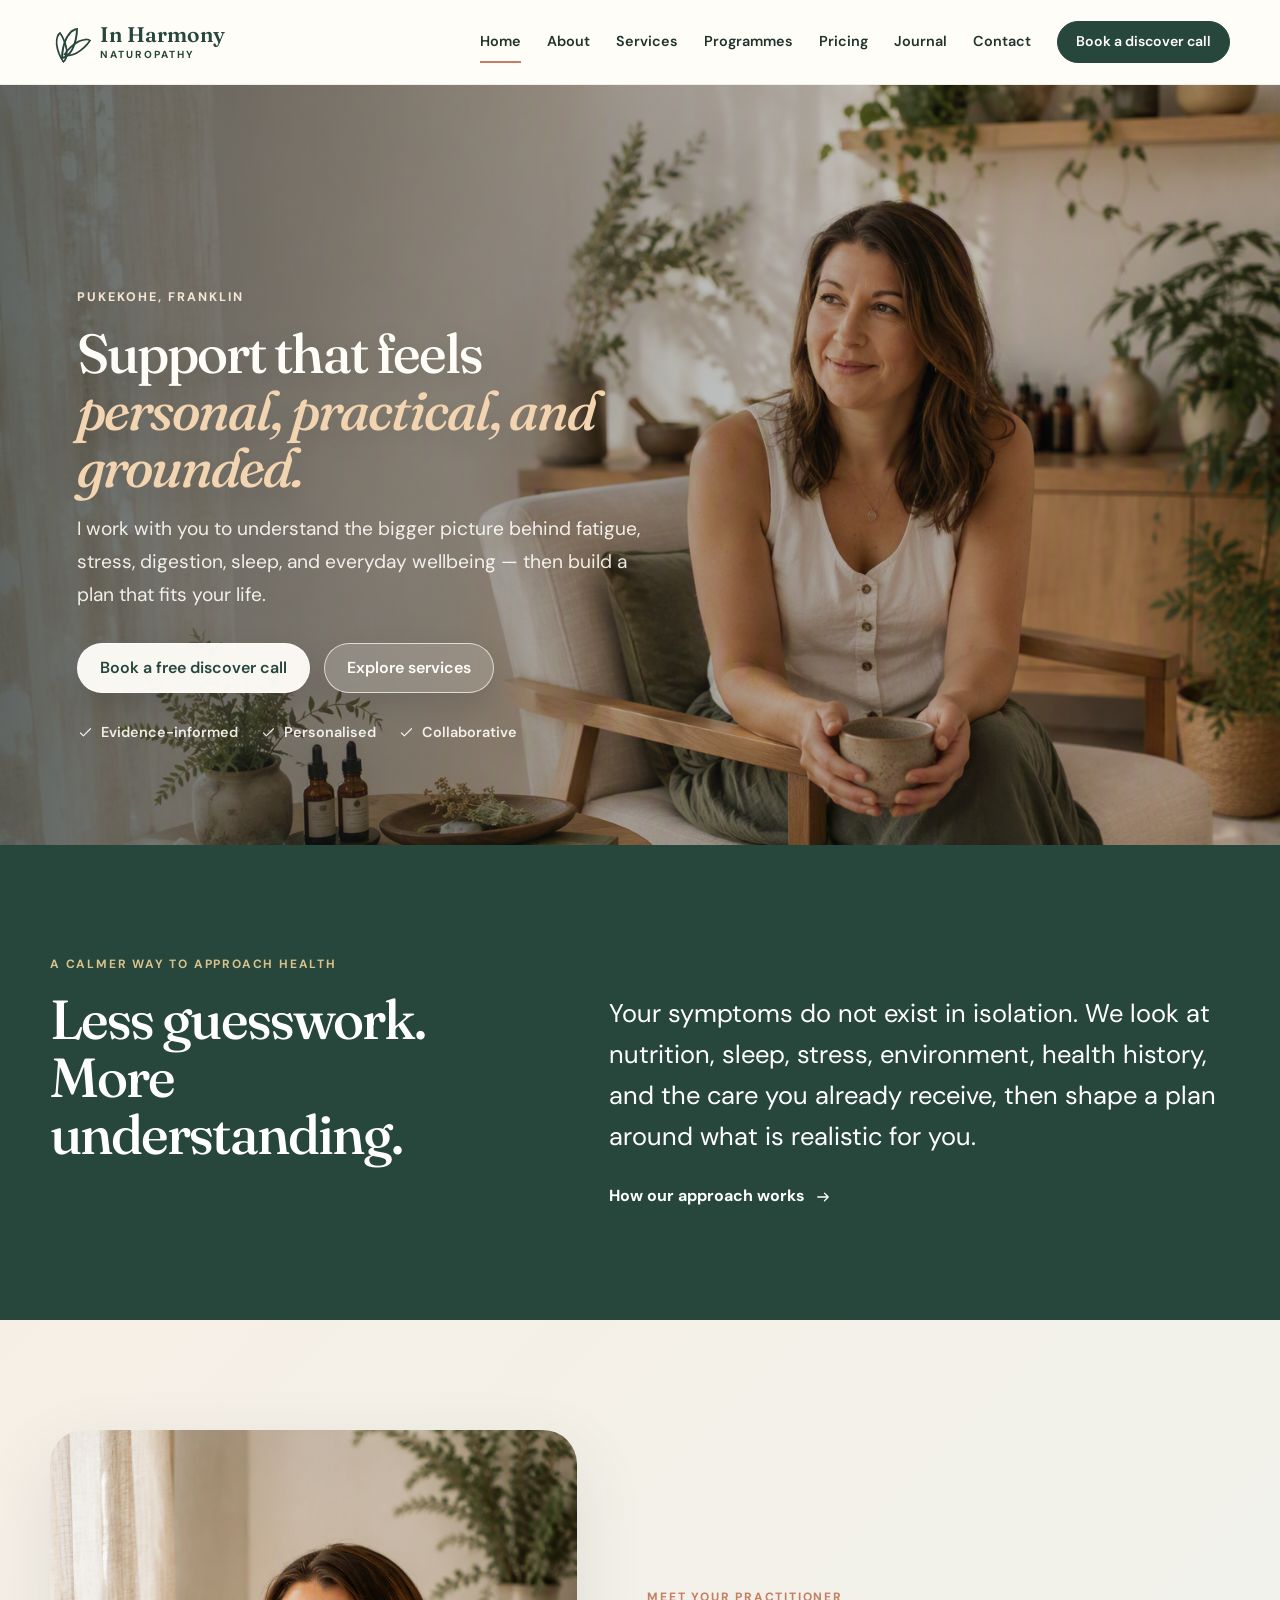
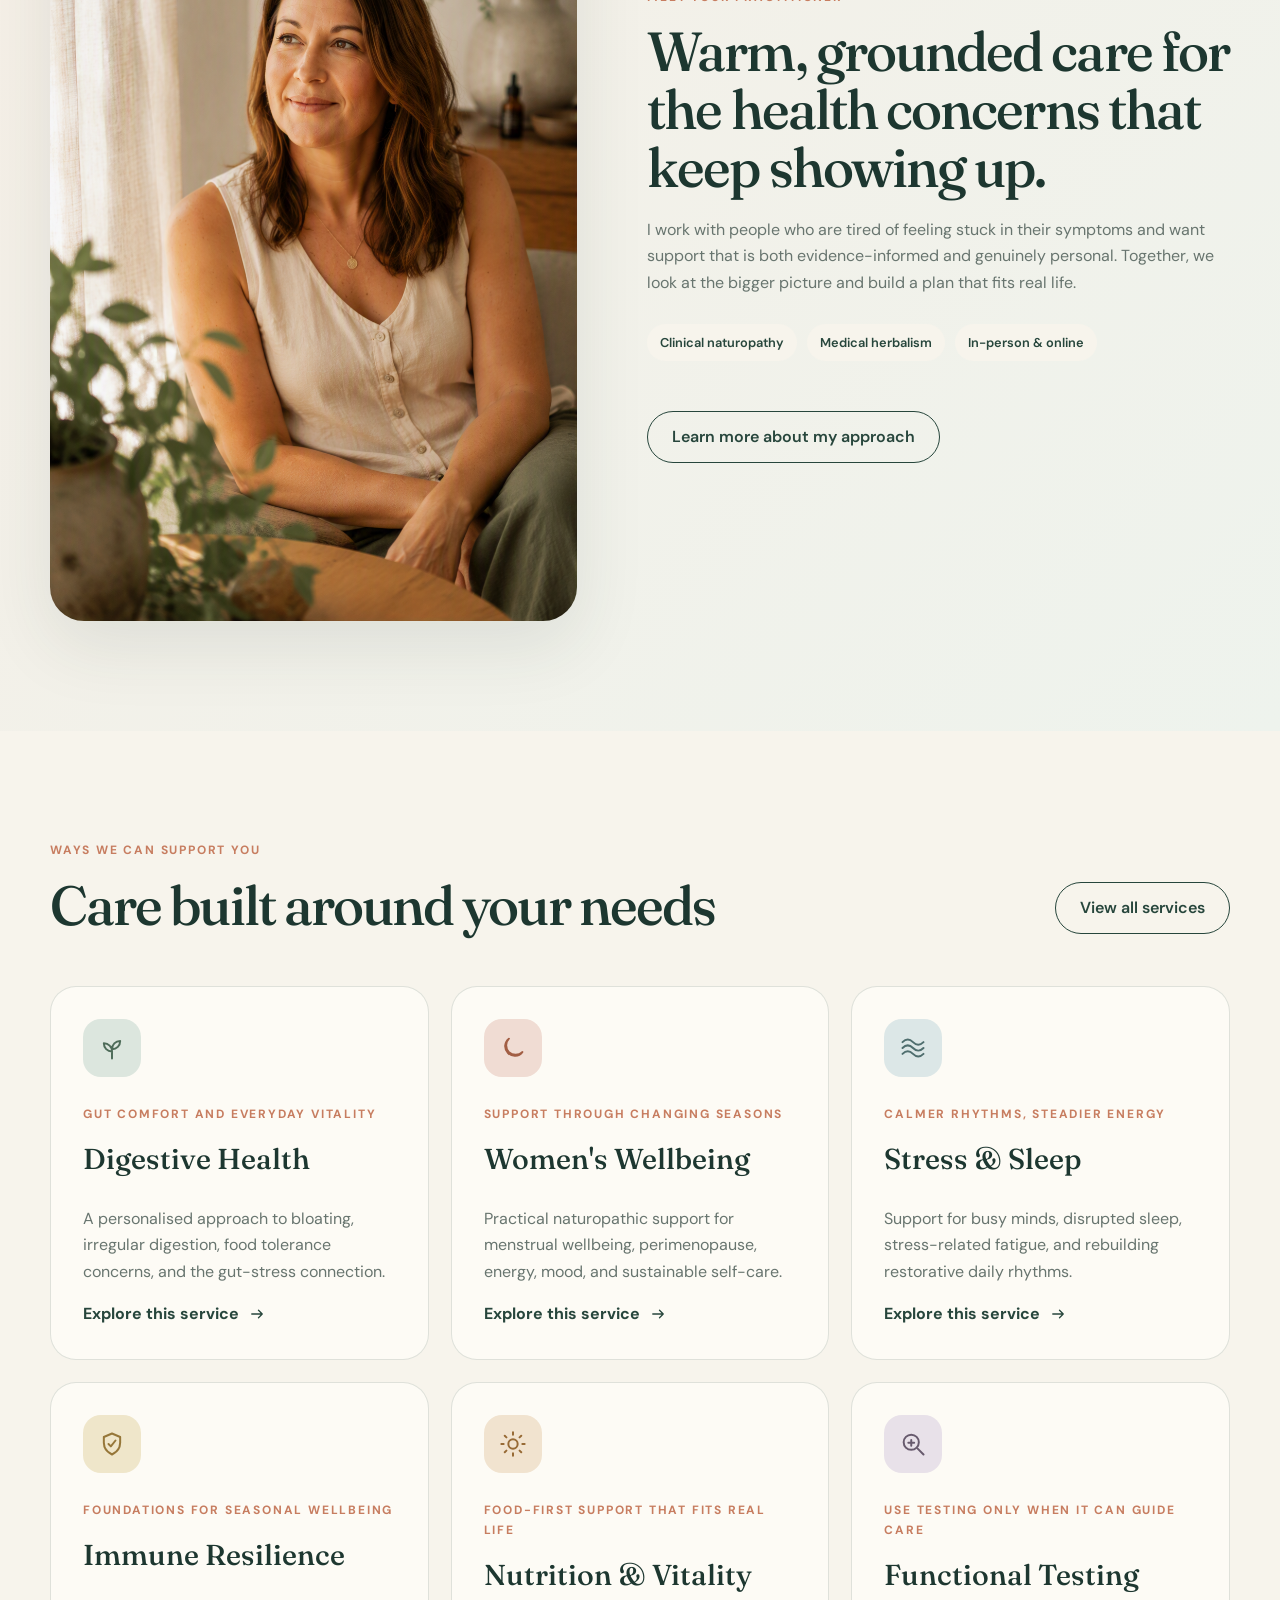
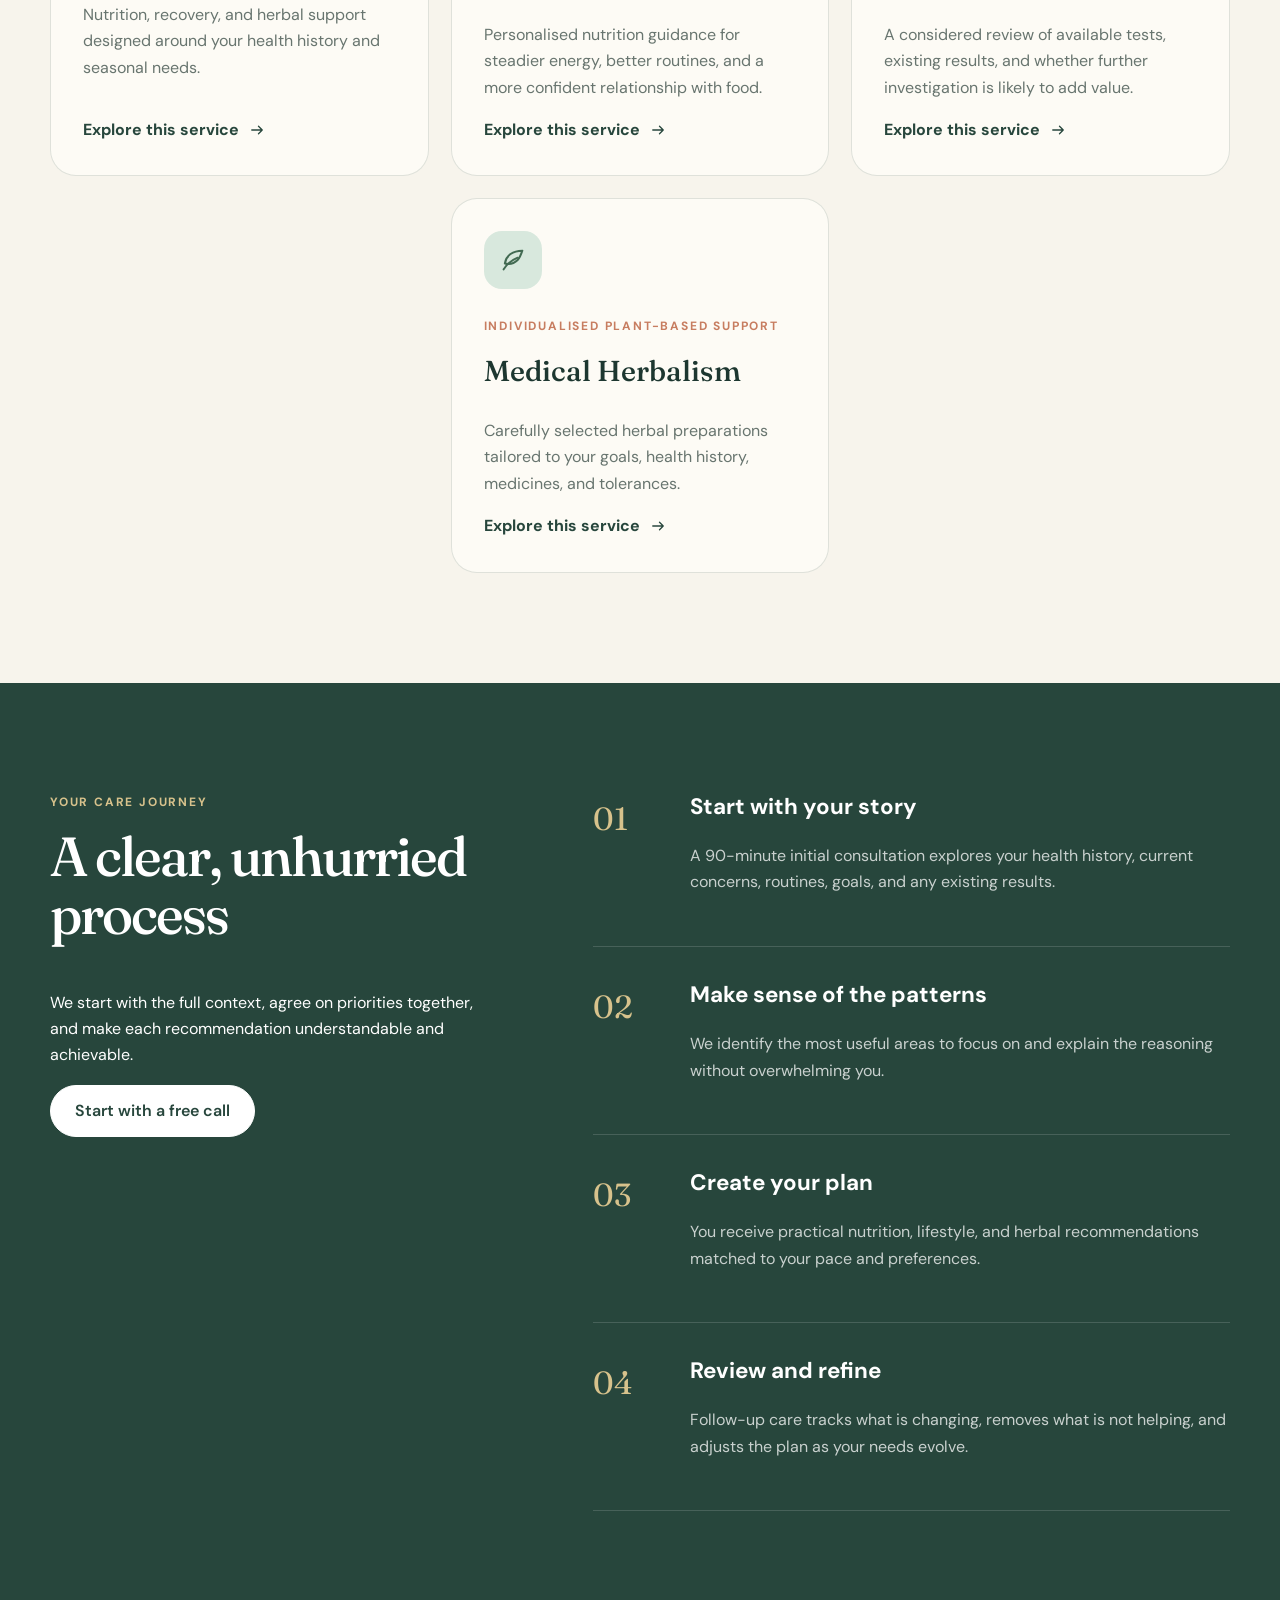
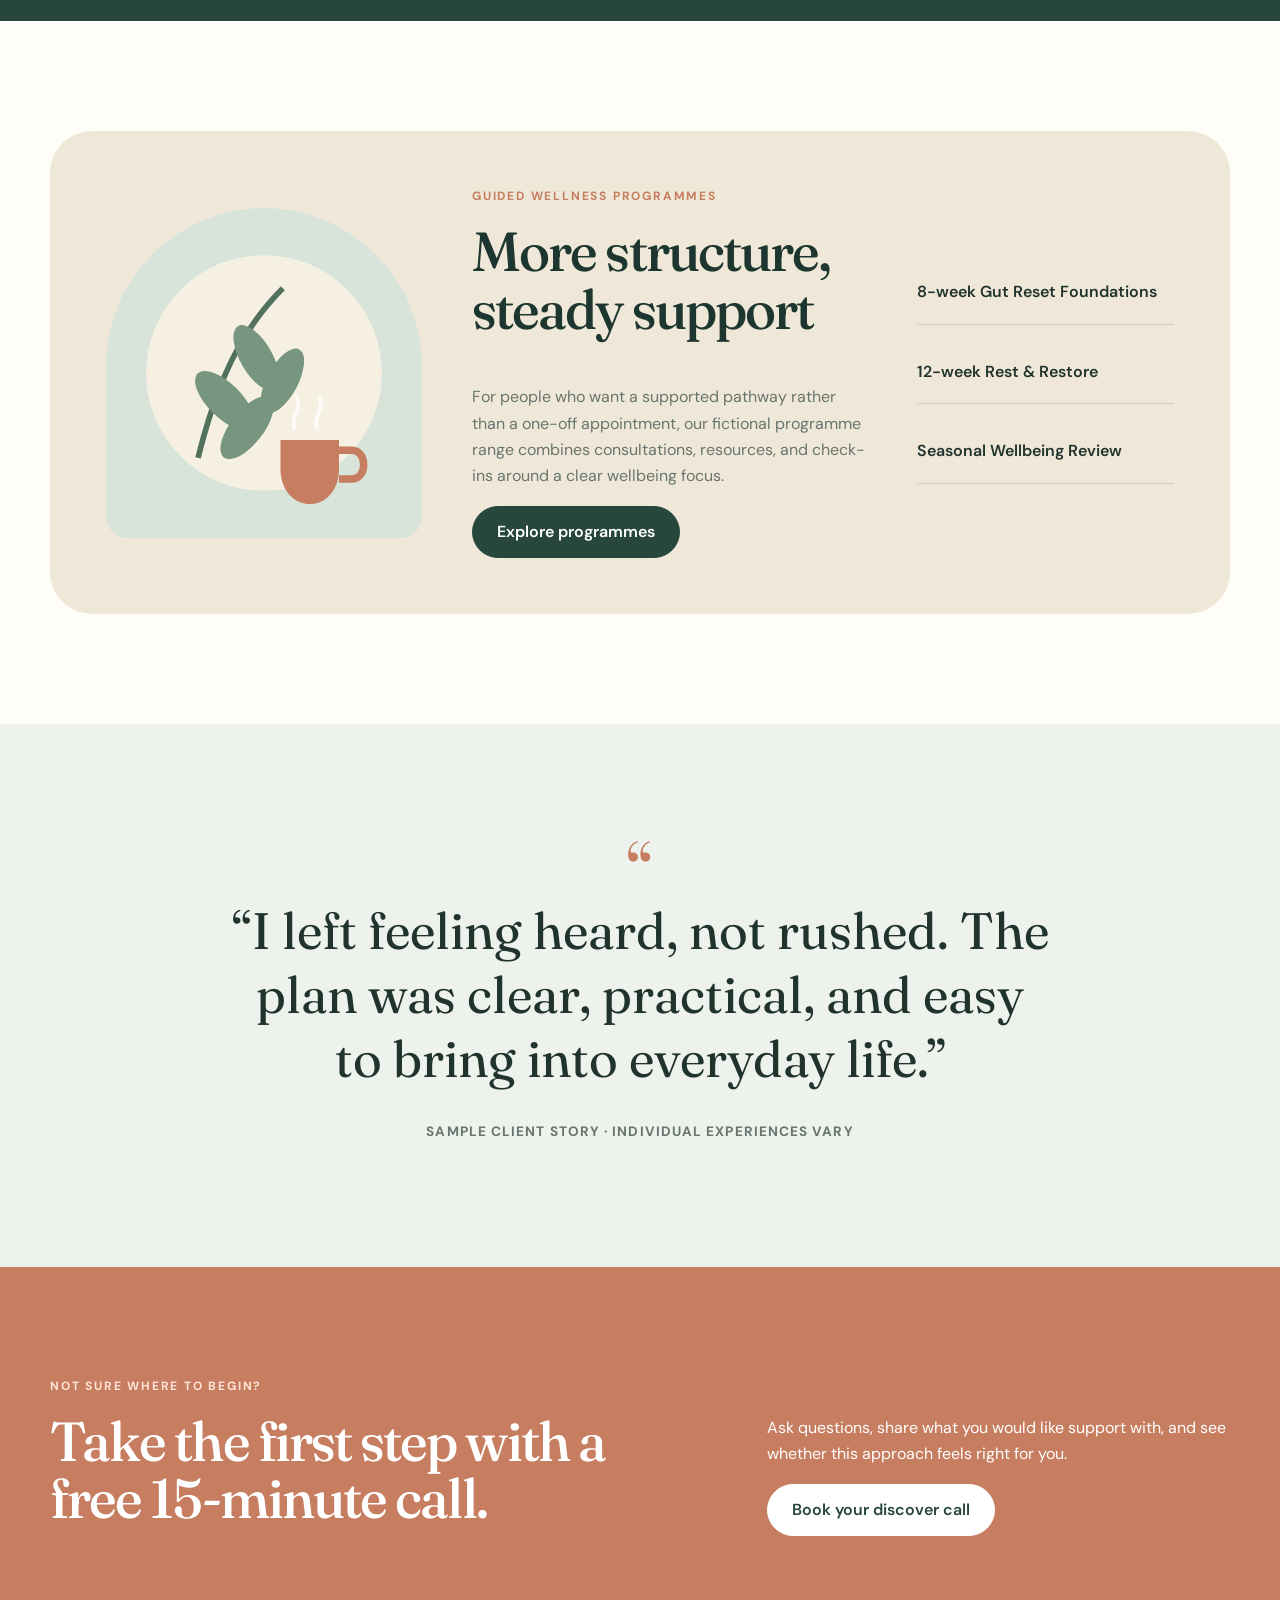
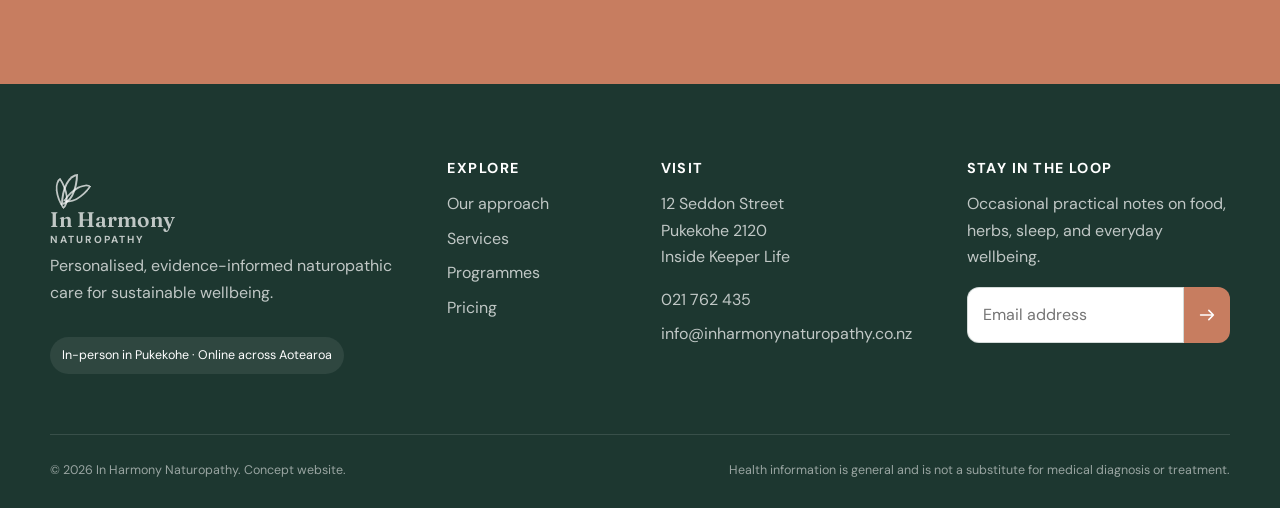
<file: index.html>
<!doctype html>
    <html lang="en-NZ">
    <head>
      <meta charset="utf-8">
      <meta name="viewport" content="width=device-width, initial-scale=1">
      <meta name="description" content="Personalised naturopathy, medical herbalism, nutrition and wellbeing support in Pukekohe and online across New Zealand.">
      <meta name="theme-color" content="#27463c">
      <title>Natural health, made personal | In Harmony Naturopathy</title>
      <link rel="icon" href="assets/favicon.svg" type="image/svg+xml">
      <link rel="stylesheet" href="assets/styles.css">
      <script defer src="assets/site.js"></script>
    </head>
    <body class="">
      <a class="skip-link" href="#main">Skip to content</a>
    <header class="site-header" data-header>
      <div class="container nav-shell">
        <a class="brand" href="index.html" aria-label="In Harmony Naturopathy home">
          <span class="brand-mark"><span></span><span></span><span></span></span>
          <span class="brand-copy"><strong>In Harmony</strong><small>Naturopathy</small></span>
        </a>
        <button class="nav-toggle" type="button" aria-expanded="false" aria-controls="site-nav" data-nav-toggle>
          <span></span><span></span><span></span><span class="sr-only">Open menu</span>
        </button>
        <nav id="site-nav" class="site-nav" aria-label="Primary navigation" data-nav>
          <a href="index.html" class="active">Home</a><a href="about.html">About</a><a href="services.html">Services</a><a href="programmes.html">Programmes</a><a href="pricing.html">Pricing</a><a href="journal.html">Journal</a><a href="contact.html">Contact</a>
          <a class="button button-small" href="contact.html#book">Book a discover call</a>
        </nav>
      </div>
    </header>
      <main id="main">

<section class="hero hero-home hero-image-hero">
  <div class="hero-image-backdrop">
    <img src="assets/Hero.png" alt="Practitioner with a calm, welcoming presence in a natural setting">
  </div>
  <div class="hero-overlay"></div>
  <div class="container hero-content-stack reveal">
    <p class="eyebrow">Pukekohe, Franklin</p>
    <h1>Support that feels <em>personal, practical, and grounded.</em></h1>
    <p class="lead">I work with you to understand the bigger picture behind fatigue, stress, digestion, sleep, and everyday wellbeing — then build a plan that fits your life.</p>
    <div class="button-row">
      <a class="button" href="contact.html#book">Book a free discover call</a>
      <a class="button button-ghost" href="services.html">Explore services</a>
    </div>
    <div class="trust-row">
      <span><svg class="icon" viewBox="0 0 24 24" fill="none" stroke="currentColor" stroke-width="1.7" stroke-linecap="round" stroke-linejoin="round" aria-hidden="true"><path d="m5 12 4 4L19 6"/></svg> Evidence-informed</span>
      <span><svg class="icon" viewBox="0 0 24 24" fill="none" stroke="currentColor" stroke-width="1.7" stroke-linecap="round" stroke-linejoin="round" aria-hidden="true"><path d="m5 12 4 4L19 6"/></svg> Personalised</span>
      <span><svg class="icon" viewBox="0 0 24 24" fill="none" stroke="currentColor" stroke-width="1.7" stroke-linecap="round" stroke-linejoin="round" aria-hidden="true"><path d="m5 12 4 4L19 6"/></svg> Collaborative</span>
    </div>
  </div>
</section>

<section class="section intro-band">
  <div class="container split-intro">
    <div class="reveal">
      <p class="eyebrow">A calmer way to approach health</p>
      <h2>Less guesswork.<br>More understanding.</h2>
    </div>
    <div class="reveal delay-1">
      <p class="large-copy">Your symptoms do not exist in isolation. We look at nutrition, sleep, stress, environment, health history, and the care you already receive, then shape a plan around what is realistic for you.</p>
      <a class="text-link" href="about.html">How our approach works <svg class="icon" viewBox="0 0 24 24" fill="none" stroke="currentColor" stroke-width="1.7" stroke-linecap="round" stroke-linejoin="round" aria-hidden="true"><path d="M5 12h14m-5-5 5 5-5 5"/></svg></a>
    </div>
  </div>
</section>

<section class="section practitioner-section">
  <div class="container practitioner-grid">
    <div class="practitioner-portrait reveal">
      <img src="assets/SidePose.png" alt="Warm, friendly practitioner in a calm, natural setting">
    </div>
    <div class="practitioner-copy reveal delay-1">
      <p class="eyebrow">Meet your practitioner</p>
      <h2>Warm, grounded care for the health concerns that keep showing up.</h2>
      <p>I work with people who are tired of feeling stuck in their symptoms and want support that is both evidence-informed and genuinely personal. Together, we look at the bigger picture and build a plan that fits real life.</p>
      <div class="credential-row">
        <span>Clinical naturopathy</span>
        <span>Medical herbalism</span>
        <span>In-person & online</span>
      </div>
      <a class="button button-ghost" href="about.html">Learn more about my approach</a>
    </div>
  </div>
</section>

<section class="section services-preview">
  <div class="container">
    <div class="section-heading reveal">
      <div><p class="eyebrow">Ways we can support you</p><h2>Care built around your needs</h2></div>
      <a class="button button-ghost" href="services.html">View all services</a>
    </div>
    <div class="service-grid home-service-grid">
      <article class="service-card reveal" data-category="sage">
  <div class="service-icon tone-sage"><svg class="icon" viewBox="0 0 24 24" fill="none" stroke="currentColor" stroke-width="1.7" stroke-linecap="round" stroke-linejoin="round" aria-hidden="true"><path d="M12 21v-8m0 0c0-4 3-7 7-7 0 4-3 7-7 7Zm0 2c0-4-3-7-7-7 0 4 3 7 7 7Z"/></svg></div>
  <p class="eyebrow">Gut comfort and everyday vitality</p>
  <h3>Digestive Health</h3>
  <p>A personalised approach to bloating, irregular digestion, food tolerance concerns, and the gut-stress connection.</p>
  <a class="text-link" href="services/digestive-health.html">Explore this service <svg class="icon" viewBox="0 0 24 24" fill="none" stroke="currentColor" stroke-width="1.7" stroke-linecap="round" stroke-linejoin="round" aria-hidden="true"><path d="M5 12h14m-5-5 5 5-5 5"/></svg></a>
</article>
<article class="service-card reveal" data-category="clay">
  <div class="service-icon tone-clay"><svg class="icon" viewBox="0 0 24 24" fill="none" stroke="currentColor" stroke-width="1.7" stroke-linecap="round" stroke-linejoin="round" aria-hidden="true"><path d="M20 15.5A8 8 0 0 1 8.5 4 8.2 8.2 0 1 0 20 15.5Z"/></svg></div>
  <p class="eyebrow">Support through changing seasons</p>
  <h3>Women's Wellbeing</h3>
  <p>Practical naturopathic support for menstrual wellbeing, perimenopause, energy, mood, and sustainable self-care.</p>
  <a class="text-link" href="services/womens-wellbeing.html">Explore this service <svg class="icon" viewBox="0 0 24 24" fill="none" stroke="currentColor" stroke-width="1.7" stroke-linecap="round" stroke-linejoin="round" aria-hidden="true"><path d="M5 12h14m-5-5 5 5-5 5"/></svg></a>
</article>
<article class="service-card reveal" data-category="blue">
  <div class="service-icon tone-blue"><svg class="icon" viewBox="0 0 24 24" fill="none" stroke="currentColor" stroke-width="1.7" stroke-linecap="round" stroke-linejoin="round" aria-hidden="true"><path d="M3 7c3-3 6-3 9 0s6 3 9 0M3 12c3-3 6-3 9 0s6 3 9 0M3 17c3-3 6-3 9 0s6 3 9 0"/></svg></div>
  <p class="eyebrow">Calmer rhythms, steadier energy</p>
  <h3>Stress & Sleep</h3>
  <p>Support for busy minds, disrupted sleep, stress-related fatigue, and rebuilding restorative daily rhythms.</p>
  <a class="text-link" href="services/stress-sleep.html">Explore this service <svg class="icon" viewBox="0 0 24 24" fill="none" stroke="currentColor" stroke-width="1.7" stroke-linecap="round" stroke-linejoin="round" aria-hidden="true"><path d="M5 12h14m-5-5 5 5-5 5"/></svg></a>
</article>
<article class="service-card reveal" data-category="gold">
  <div class="service-icon tone-gold"><svg class="icon" viewBox="0 0 24 24" fill="none" stroke="currentColor" stroke-width="1.7" stroke-linecap="round" stroke-linejoin="round" aria-hidden="true"><path d="M12 3 5 6v5c0 5 3 8 7 10 4-2 7-5 7-10V6l-7-3Z"/><path d="m9 12 2 2 4-5"/></svg></div>
  <p class="eyebrow">Foundations for seasonal wellbeing</p>
  <h3>Immune Resilience</h3>
  <p>Nutrition, recovery, and herbal support designed around your health history and seasonal needs.</p>
  <a class="text-link" href="services/immune-resilience.html">Explore this service <svg class="icon" viewBox="0 0 24 24" fill="none" stroke="currentColor" stroke-width="1.7" stroke-linecap="round" stroke-linejoin="round" aria-hidden="true"><path d="M5 12h14m-5-5 5 5-5 5"/></svg></a>
</article>
<article class="service-card reveal" data-category="amber">
  <div class="service-icon tone-amber"><svg class="icon" viewBox="0 0 24 24" fill="none" stroke="currentColor" stroke-width="1.7" stroke-linecap="round" stroke-linejoin="round" aria-hidden="true"><circle cx="12" cy="12" r="4"/><path d="M12 2v2m0 16v2M4.93 4.93l1.42 1.42m11.3 11.3 1.42 1.42M2 12h2m16 0h2M4.93 19.07l1.42-1.42m11.3-11.3 1.42-1.42"/></svg></div>
  <p class="eyebrow">Food-first support that fits real life</p>
  <h3>Nutrition & Vitality</h3>
  <p>Personalised nutrition guidance for steadier energy, better routines, and a more confident relationship with food.</p>
  <a class="text-link" href="services/nutrition-vitality.html">Explore this service <svg class="icon" viewBox="0 0 24 24" fill="none" stroke="currentColor" stroke-width="1.7" stroke-linecap="round" stroke-linejoin="round" aria-hidden="true"><path d="M5 12h14m-5-5 5 5-5 5"/></svg></a>
</article>
<article class="service-card reveal" data-category="violet">
  <div class="service-icon tone-violet"><svg class="icon" viewBox="0 0 24 24" fill="none" stroke="currentColor" stroke-width="1.7" stroke-linecap="round" stroke-linejoin="round" aria-hidden="true"><circle cx="10.5" cy="10.5" r="6.5"/><path d="m16 16 5 5M8 11h5m-2.5-2.5v5"/></svg></div>
  <p class="eyebrow">Use testing only when it can guide care</p>
  <h3>Functional Testing</h3>
  <p>A considered review of available tests, existing results, and whether further investigation is likely to add value.</p>
  <a class="text-link" href="services/functional-testing.html">Explore this service <svg class="icon" viewBox="0 0 24 24" fill="none" stroke="currentColor" stroke-width="1.7" stroke-linecap="round" stroke-linejoin="round" aria-hidden="true"><path d="M5 12h14m-5-5 5 5-5 5"/></svg></a>
</article>
<article class="service-card reveal" data-category="green">
  <div class="service-icon tone-green"><svg class="icon" viewBox="0 0 24 24" fill="none" stroke="currentColor" stroke-width="1.7" stroke-linecap="round" stroke-linejoin="round" aria-hidden="true"><path d="M20 4C12 4 6 8 5 15c4 1 8 0 11-3 2-2 3-5 4-8Z"/><path d="M4 20c3-5 7-8 12-10"/></svg></div>
  <p class="eyebrow">Individualised plant-based support</p>
  <h3>Medical Herbalism</h3>
  <p>Carefully selected herbal preparations tailored to your goals, health history, medicines, and tolerances.</p>
  <a class="text-link" href="services/medical-herbalism.html">Explore this service <svg class="icon" viewBox="0 0 24 24" fill="none" stroke="currentColor" stroke-width="1.7" stroke-linecap="round" stroke-linejoin="round" aria-hidden="true"><path d="M5 12h14m-5-5 5 5-5 5"/></svg></a>
</article>
    </div>
  </div>
</section>

<section class="section process-section">
  <div class="container process-layout">
    <div class="process-sticky reveal">
      <p class="eyebrow">Your care journey</p>
      <h2>A clear, unhurried process</h2>
      <p>We start with the full context, agree on priorities together, and make each recommendation understandable and achievable.</p>
      <a class="button button-light" href="contact.html#book">Start with a free call</a>
    </div>
    <div class="process-list">
      <article class="process-step reveal"><span>01</span><div><h3>Start with your story</h3><p>A 90-minute initial consultation explores your health history, current concerns, routines, goals, and any existing results.</p></div></article>
      <article class="process-step reveal"><span>02</span><div><h3>Make sense of the patterns</h3><p>We identify the most useful areas to focus on and explain the reasoning without overwhelming you.</p></div></article>
      <article class="process-step reveal"><span>03</span><div><h3>Create your plan</h3><p>You receive practical nutrition, lifestyle, and herbal recommendations matched to your pace and preferences.</p></div></article>
      <article class="process-step reveal"><span>04</span><div><h3>Review and refine</h3><p>Follow-up care tracks what is changing, removes what is not helping, and adjusts the plan as your needs evolve.</p></div></article>
    </div>
  </div>
</section>

<section class="section programme-callout">
  <div class="container programme-panel reveal">
    <div class="programme-art"><img src="assets/circle-herbs.svg" alt="Illustration of herbs and a cup"></div>
    <div>
      <p class="eyebrow">Guided wellness programmes</p>
      <h2>More structure, steady support</h2>
      <p>For people who want a supported pathway rather than a one-off appointment, our fictional programme range combines consultations, resources, and check-ins around a clear wellbeing focus.</p>
      <a class="button" href="programmes.html">Explore programmes</a>
    </div>
    <div class="mini-list">
      <span>8-week Gut Reset Foundations</span>
      <span>12-week Rest & Restore</span>
      <span>Seasonal Wellbeing Review</span>
    </div>
  </div>
</section>

<section class="section testimonial-section">
  <div class="container narrow reveal">
    <div class="quote-mark">“</div>
    <blockquote>“I left feeling heard, not rushed. The plan was clear, practical, and easy to bring into everyday life.”</blockquote>
    <p class="quote-credit">Sample client story · Individual experiences vary</p>
  </div>
</section>

<section class="section booking-strip">
  <div class="container booking-grid reveal">
    <div><p class="eyebrow">Not sure where to begin?</p><h2>Take the first step with a free 15-minute call.</h2></div>
    <div><p>Ask questions, share what you would like support with, and see whether this approach feels right for you.</p><a class="button button-light" href="contact.html#book">Book your discover call</a></div>
  </div>
</section>

      </main>
      <footer class="site-footer">
  <div class="container footer-grid">
    <div>
      <a class="brand brand-light" href="index.html">
        <span class="brand-mark"><span></span><span></span><span></span></span>
        <span class="brand-copy"><strong>In Harmony</strong><small>Naturopathy</small></span>
      </a>
      <p>Personalised, evidence-informed naturopathic care for sustainable wellbeing.</p>
      <div class="footer-badge">In-person in Pukekohe · Online across Aotearoa</div>
    </div>
    <div>
      <h3>Explore</h3>
      <a href="about.html">Our approach</a>
      <a href="services.html">Services</a>
      <a href="programmes.html">Programmes</a>
      <a href="pricing.html">Pricing</a>
    </div>
    <div>
      <h3>Visit</h3>
      <p>12 Seddon Street<br>Pukekohe 2120<br>Inside Keeper Life</p>
      <a href="tel:+6421762435">021 762 435</a>
      <a href="mailto:info@inharmonynaturopathy.co.nz">info@inharmonynaturopathy.co.nz</a>
    </div>
    <div>
      <h3>Stay in the loop</h3>
      <p>Occasional practical notes on food, herbs, sleep, and everyday wellbeing.</p>
      <form class="mini-form" data-demo-form>
        <label class="sr-only" for="footer-email">Email address</label>
        <input id="footer-email" name="email" type="email" placeholder="Email address" required>
        <button type="submit" aria-label="Subscribe"><svg class="icon" viewBox="0 0 24 24" fill="none" stroke="currentColor" stroke-width="1.7" stroke-linecap="round" stroke-linejoin="round" aria-hidden="true"><path d="M5 12h14m-5-5 5 5-5 5"/></svg></button>
        <span class="form-message" aria-live="polite"></span>
      </form>
    </div>
  </div>
  <div class="container footer-bottom">
    <p>© <span data-year></span> In Harmony Naturopathy. Concept website.</p>
    <p>Health information is general and is not a substitute for medical diagnosis or treatment.</p>
  </div>
</footer>
    </body>
    </html>
</file>
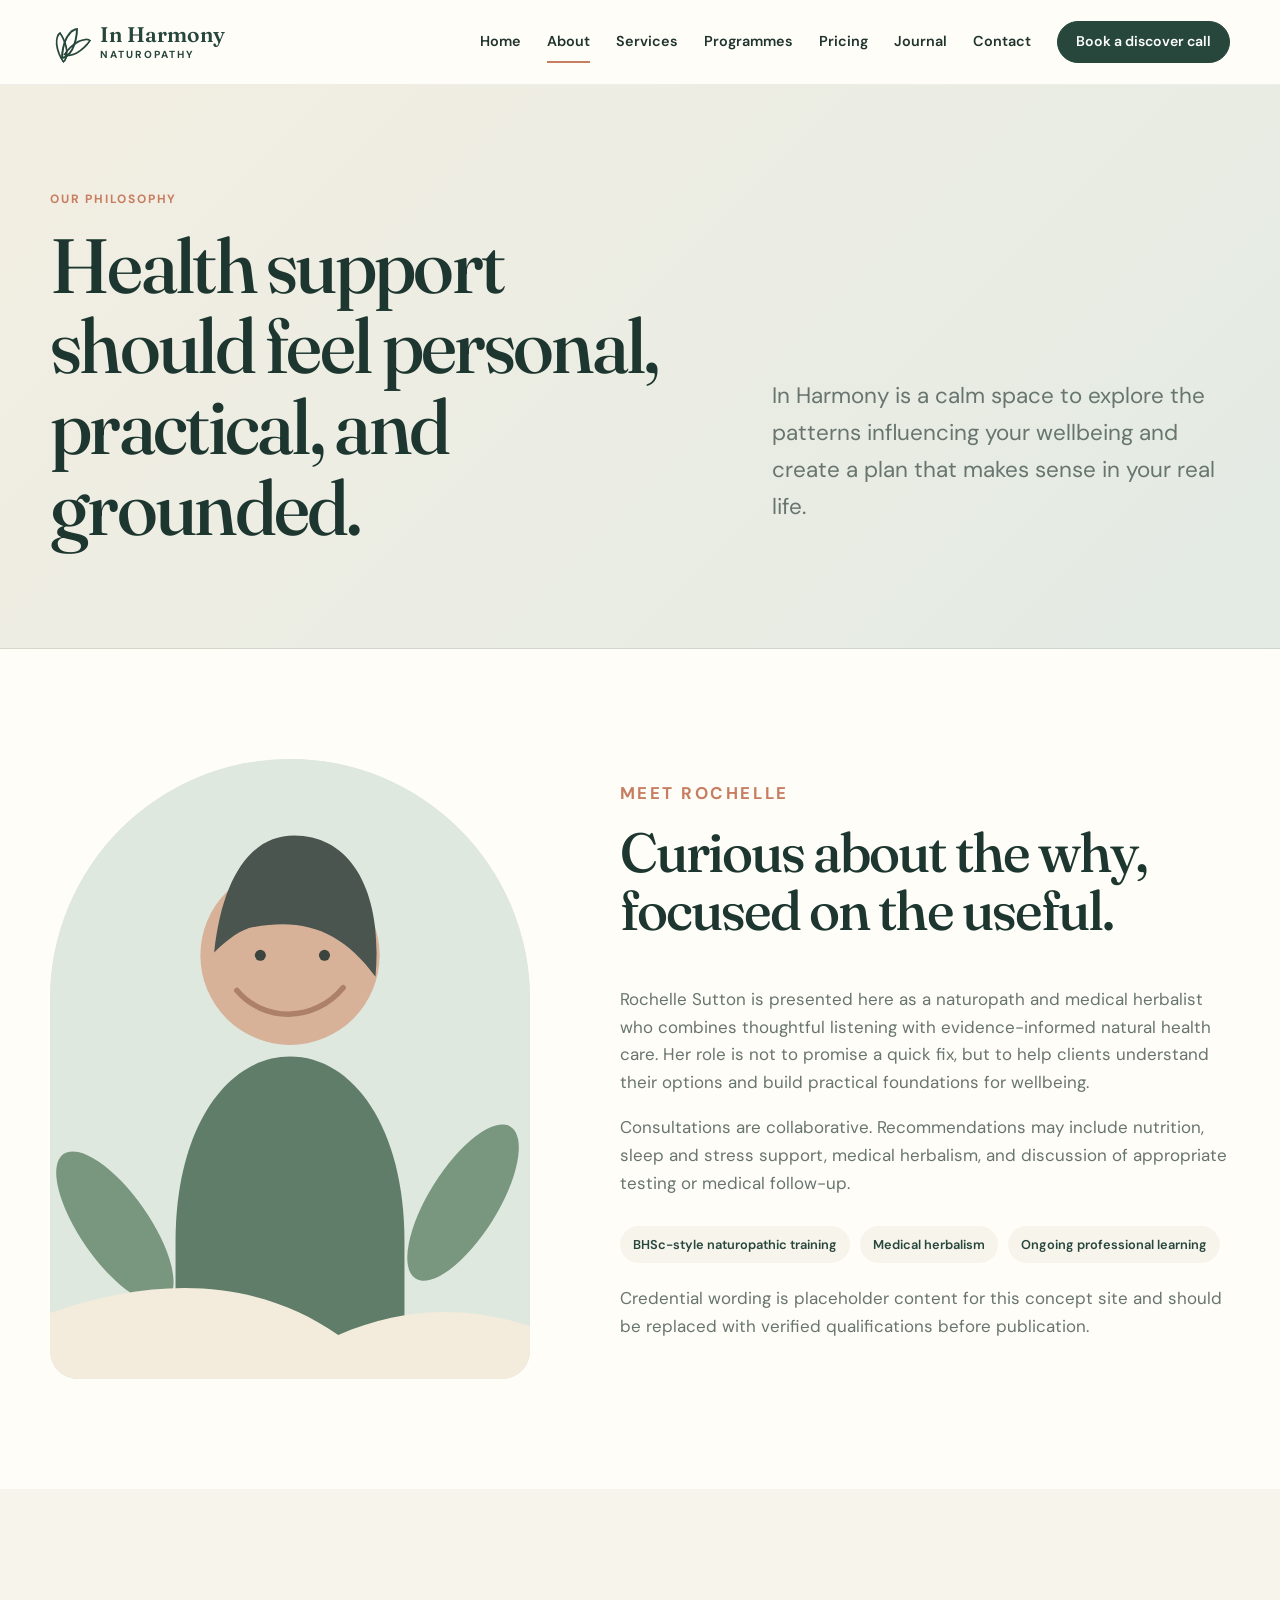
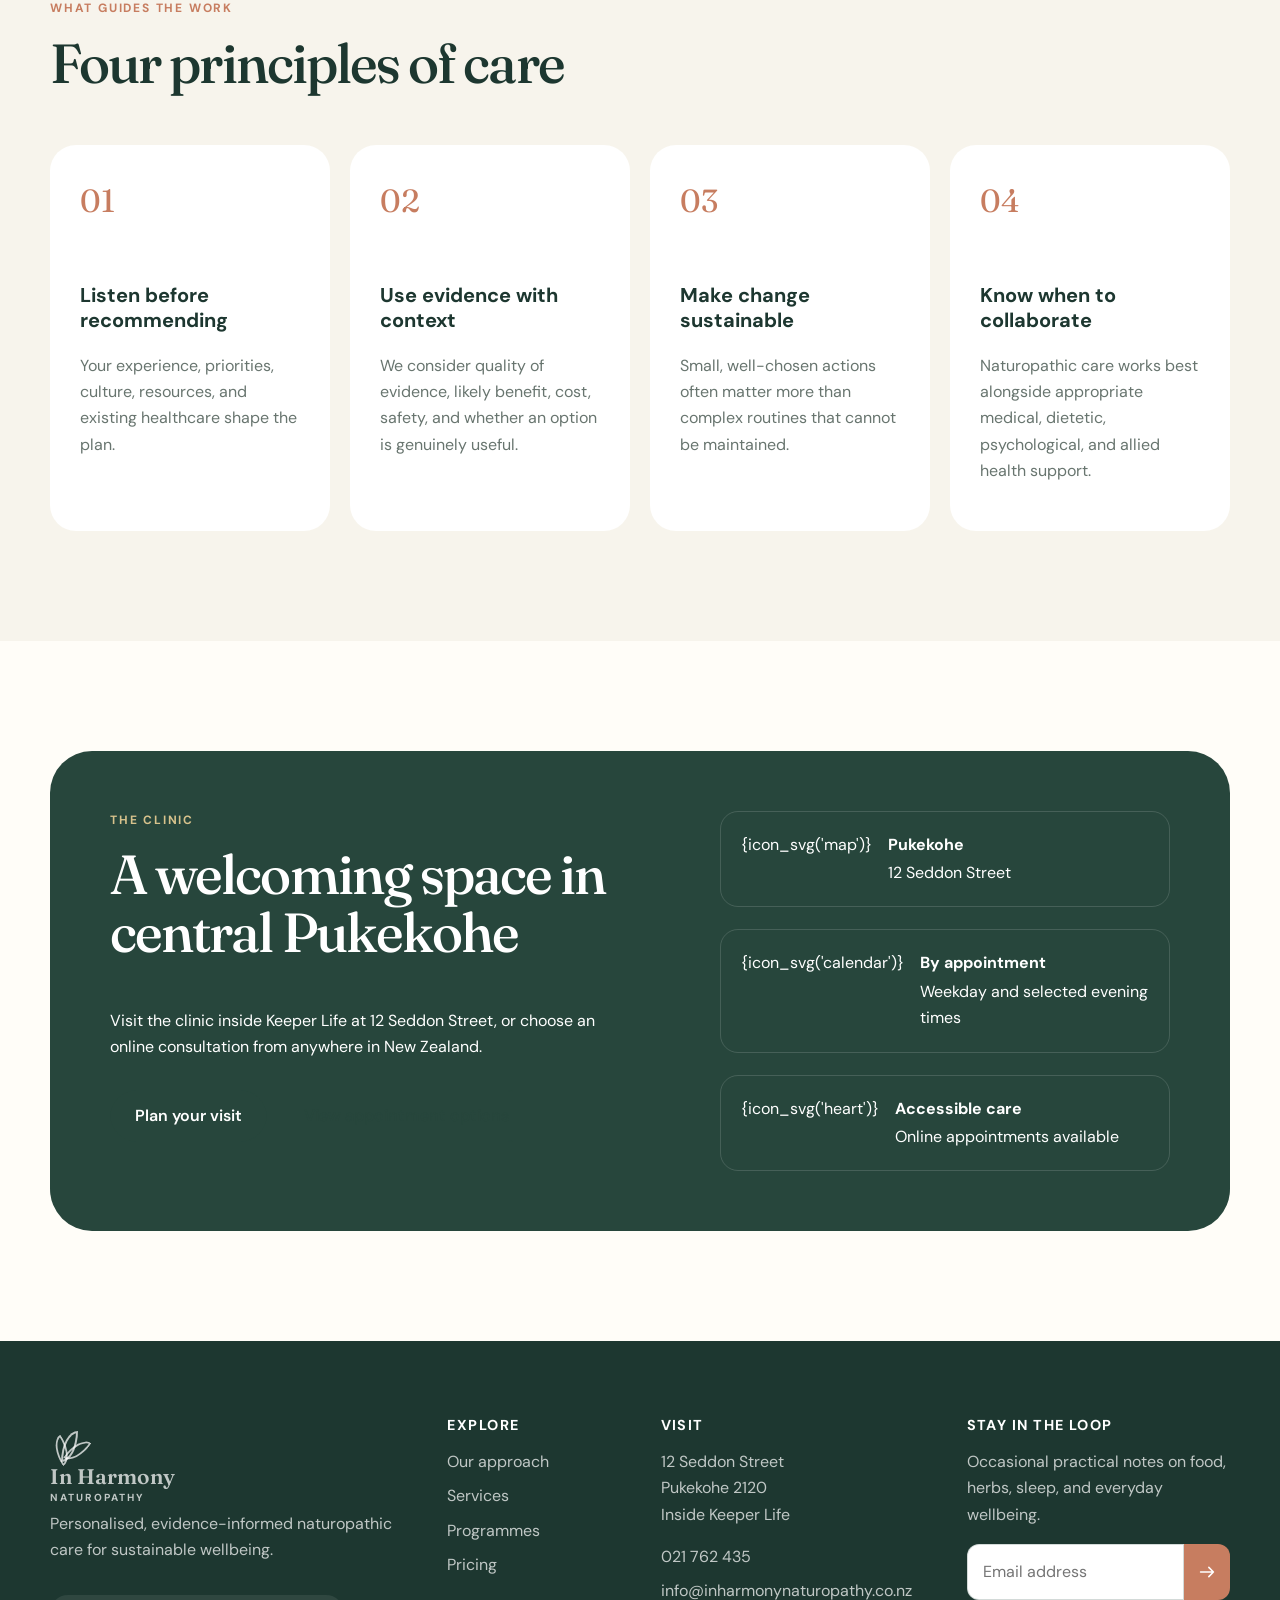
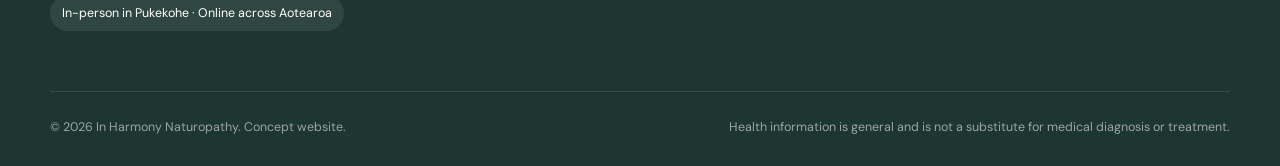
<file: about.html>
<!doctype html>
    <html lang="en-NZ">
    <head>
      <meta charset="utf-8">
      <meta name="viewport" content="width=device-width, initial-scale=1">
      <meta name="description" content="Learn about In Harmony Naturopathy, its whole-person philosophy, and its collaborative approach to natural health care.">
      <meta name="theme-color" content="#27463c">
      <title>About our approach | In Harmony Naturopathy</title>
      <link rel="icon" href="assets/favicon.svg" type="image/svg+xml">
      <link rel="stylesheet" href="assets/styles.css">
      <script defer src="assets/site.js"></script>
    </head>
    <body class="">
      <a class="skip-link" href="#main">Skip to content</a>
    <header class="site-header" data-header>
      <div class="container nav-shell">
        <a class="brand" href="index.html" aria-label="In Harmony Naturopathy home">
          <span class="brand-mark"><span></span><span></span><span></span></span>
          <span class="brand-copy"><strong>In Harmony</strong><small>Naturopathy</small></span>
        </a>
        <button class="nav-toggle" type="button" aria-expanded="false" aria-controls="site-nav" data-nav-toggle>
          <span></span><span></span><span></span><span class="sr-only">Open menu</span>
        </button>
        <nav id="site-nav" class="site-nav" aria-label="Primary navigation" data-nav>
          <a href="index.html">Home</a><a href="about.html" class="active">About</a><a href="services.html">Services</a><a href="programmes.html">Programmes</a><a href="pricing.html">Pricing</a><a href="journal.html">Journal</a><a href="contact.html">Contact</a>
          <a class="button button-small" href="contact.html#book">Book a discover call</a>
        </nav>
      </div>
    </header>
      <main id="main">

<section class="page-hero soft-hero">
  <div class="container page-hero-grid">
    <div class="reveal"><p class="eyebrow">Our philosophy</p><h1>Health support should feel personal, practical, and grounded.</h1></div>
    <div class="reveal delay-1"><p class="lead">In Harmony is a calm space to explore the patterns influencing your wellbeing and create a plan that makes sense in your real life.</p></div>
  </div>
</section>
<section class="section">
  <div class="container story-grid">
    <div class="story-art reveal"><img src="assets/practitioner-abstract.svg" alt="Abstract illustration of a naturopathic consultation"></div>
    <div class="story-copy reveal delay-1">
      <p class="eyebrow">Meet Rochelle</p>
      <h2>Curious about the why, focused on the useful.</h2>
      <p>Rochelle Sutton is presented here as a naturopath and medical herbalist who combines thoughtful listening with evidence-informed natural health care. Her role is not to promise a quick fix, but to help clients understand their options and build practical foundations for wellbeing.</p>
      <p>Consultations are collaborative. Recommendations may include nutrition, sleep and stress support, medical herbalism, and discussion of appropriate testing or medical follow-up.</p>
      <div class="credential-row"><span>BHSc-style naturopathic training</span><span>Medical herbalism</span><span>Ongoing professional learning</span></div>
      <p class="small muted">Credential wording is placeholder content for this concept site and should be replaced with verified qualifications before publication.</p>
    </div>
  </div>
</section>
<section class="section values-section">
  <div class="container">
    <div class="section-heading reveal"><div><p class="eyebrow">What guides the work</p><h2>Four principles of care</h2></div></div>
    <div class="value-grid">
      <article class="value-card reveal"><span>01</span><h3>Listen before recommending</h3><p>Your experience, priorities, culture, resources, and existing healthcare shape the plan.</p></article>
      <article class="value-card reveal"><span>02</span><h3>Use evidence with context</h3><p>We consider quality of evidence, likely benefit, cost, safety, and whether an option is genuinely useful.</p></article>
      <article class="value-card reveal"><span>03</span><h3>Make change sustainable</h3><p>Small, well-chosen actions often matter more than complex routines that cannot be maintained.</p></article>
      <article class="value-card reveal"><span>04</span><h3>Know when to collaborate</h3><p>Naturopathic care works best alongside appropriate medical, dietetic, psychological, and allied health support.</p></article>
    </div>
  </div>
</section>
<section class="section clinic-section">
  <div class="container clinic-grid reveal">
    <div><p class="eyebrow">The clinic</p><h2>A welcoming space in central Pukekohe</h2><p>Visit the clinic inside Keeper Life at 12 Seddon Street, or choose an online consultation from anywhere in New Zealand.</p><div class="button-row"><a class="button" href="contact.html">Plan your visit</a><a class="button button-ghost" href="pricing.html">View appointment options</a></div></div>
    <div class="clinic-details"><div>{icon_svg('map')}<span><strong>Pukekohe</strong>12 Seddon Street</span></div><div>{icon_svg('calendar')}<span><strong>By appointment</strong>Weekday and selected evening times</span></div><div>{icon_svg('heart')}<span><strong>Accessible care</strong>Online appointments available</span></div></div>
  </div>
</section>

      </main>
      <footer class="site-footer">
  <div class="container footer-grid">
    <div>
      <a class="brand brand-light" href="index.html">
        <span class="brand-mark"><span></span><span></span><span></span></span>
        <span class="brand-copy"><strong>In Harmony</strong><small>Naturopathy</small></span>
      </a>
      <p>Personalised, evidence-informed naturopathic care for sustainable wellbeing.</p>
      <div class="footer-badge">In-person in Pukekohe · Online across Aotearoa</div>
    </div>
    <div>
      <h3>Explore</h3>
      <a href="about.html">Our approach</a>
      <a href="services.html">Services</a>
      <a href="programmes.html">Programmes</a>
      <a href="pricing.html">Pricing</a>
    </div>
    <div>
      <h3>Visit</h3>
      <p>12 Seddon Street<br>Pukekohe 2120<br>Inside Keeper Life</p>
      <a href="tel:+6421762435">021 762 435</a>
      <a href="mailto:info@inharmonynaturopathy.co.nz">info@inharmonynaturopathy.co.nz</a>
    </div>
    <div>
      <h3>Stay in the loop</h3>
      <p>Occasional practical notes on food, herbs, sleep, and everyday wellbeing.</p>
      <form class="mini-form" data-demo-form>
        <label class="sr-only" for="footer-email">Email address</label>
        <input id="footer-email" name="email" type="email" placeholder="Email address" required>
        <button type="submit" aria-label="Subscribe"><svg class="icon" viewBox="0 0 24 24" fill="none" stroke="currentColor" stroke-width="1.7" stroke-linecap="round" stroke-linejoin="round" aria-hidden="true"><path d="M5 12h14m-5-5 5 5-5 5"/></svg></button>
        <span class="form-message" aria-live="polite"></span>
      </form>
    </div>
  </div>
  <div class="container footer-bottom">
    <p>© <span data-year></span> In Harmony Naturopathy. Concept website.</p>
    <p>Health information is general and is not a substitute for medical diagnosis or treatment.</p>
  </div>
</footer>
    </body>
    </html>
</file>
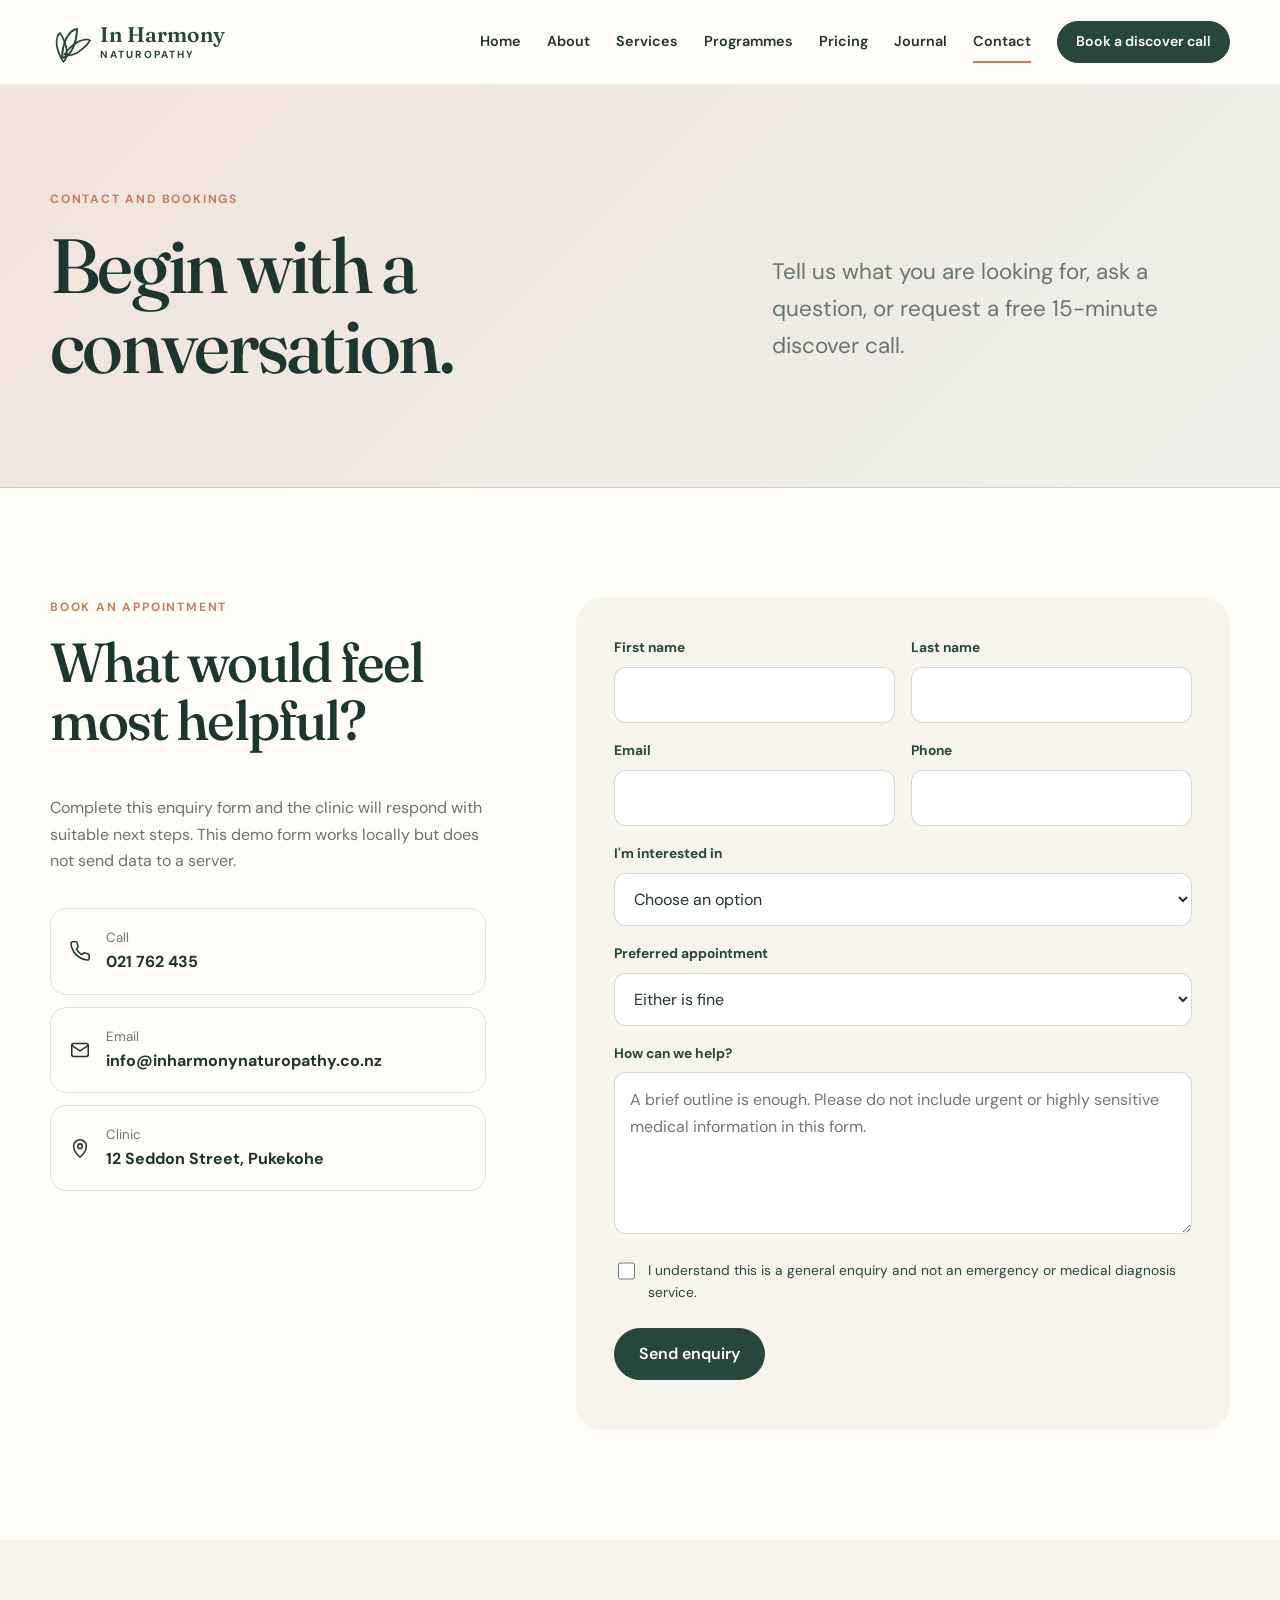
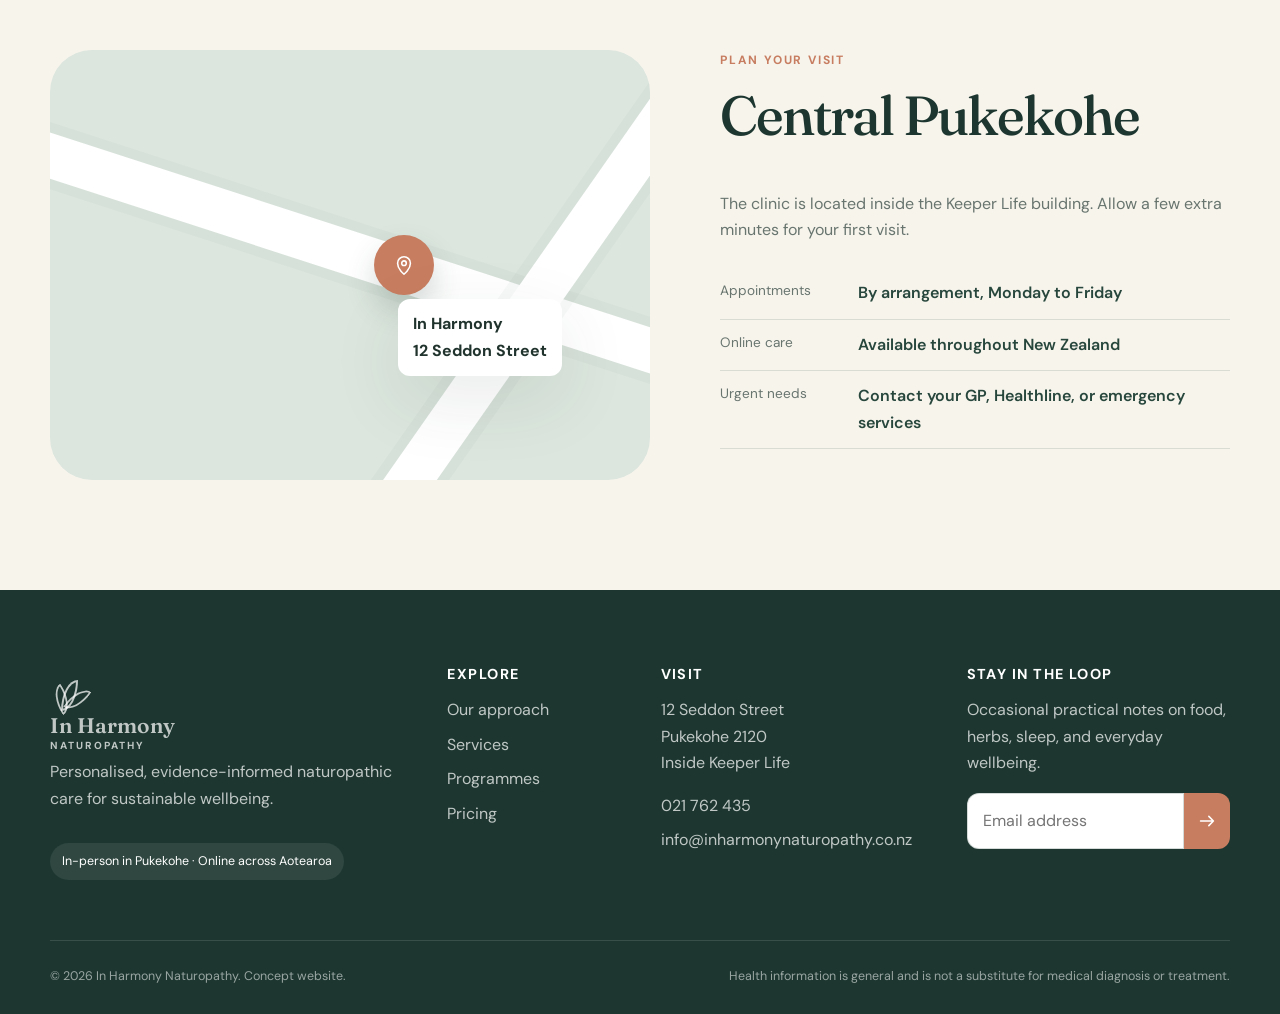
<file: contact.html>
<!doctype html>
    <html lang="en-NZ">
    <head>
      <meta charset="utf-8">
      <meta name="viewport" content="width=device-width, initial-scale=1">
      <meta name="description" content="Contact In Harmony Naturopathy in Pukekohe or request an online or in-person consultation.">
      <meta name="theme-color" content="#27463c">
      <title>Contact and bookings | In Harmony Naturopathy</title>
      <link rel="icon" href="assets/favicon.svg" type="image/svg+xml">
      <link rel="stylesheet" href="assets/styles.css">
      <script defer src="assets/site.js"></script>
    </head>
    <body class="">
      <a class="skip-link" href="#main">Skip to content</a>
    <header class="site-header" data-header>
      <div class="container nav-shell">
        <a class="brand" href="index.html" aria-label="In Harmony Naturopathy home">
          <span class="brand-mark"><span></span><span></span><span></span></span>
          <span class="brand-copy"><strong>In Harmony</strong><small>Naturopathy</small></span>
        </a>
        <button class="nav-toggle" type="button" aria-expanded="false" aria-controls="site-nav" data-nav-toggle>
          <span></span><span></span><span></span><span class="sr-only">Open menu</span>
        </button>
        <nav id="site-nav" class="site-nav" aria-label="Primary navigation" data-nav>
          <a href="index.html">Home</a><a href="about.html">About</a><a href="services.html">Services</a><a href="programmes.html">Programmes</a><a href="pricing.html">Pricing</a><a href="journal.html">Journal</a><a href="contact.html" class="active">Contact</a>
          <a class="button button-small" href="contact.html#book">Book a discover call</a>
        </nav>
      </div>
    </header>
      <main id="main">

<section class="page-hero contact-hero"><div class="container page-hero-grid"><div class="reveal"><p class="eyebrow">Contact and bookings</p><h1>Begin with a conversation.</h1></div><div class="reveal delay-1"><p class="lead">Tell us what you are looking for, ask a question, or request a free 15-minute discover call.</p></div></div></section>
<section class="section contact-section" id="book"><div class="container contact-grid">
  <div class="contact-copy reveal"><p class="eyebrow">Book an appointment</p><h2>What would feel most helpful?</h2><p>Complete this enquiry form and the clinic will respond with suitable next steps. This demo form works locally but does not send data to a server.</p><div class="contact-cards"><a href="tel:+6421762435"><svg class="icon" viewBox="0 0 24 24" fill="none" stroke="currentColor" stroke-width="1.7" stroke-linecap="round" stroke-linejoin="round" aria-hidden="true"><path d="M22 16.9v3a2 2 0 0 1-2.2 2 19.8 19.8 0 0 1-8.6-3.1 19.5 19.5 0 0 1-6-6A19.8 19.8 0 0 1 2.1 4.2 2 2 0 0 1 4.1 2h3a2 2 0 0 1 2 1.7c.1 1 .4 2 .7 2.9a2 2 0 0 1-.5 2.1L8.1 9.9a16 16 0 0 0 6 6l1.2-1.2a2 2 0 0 1 2.1-.5c.9.3 1.9.6 2.9.7a2 2 0 0 1 1.7 2Z"/></svg><span><small>Call</small><strong>021 762 435</strong></span></a><a href="mailto:info@inharmonynaturopathy.co.nz"><svg class="icon" viewBox="0 0 24 24" fill="none" stroke="currentColor" stroke-width="1.7" stroke-linecap="round" stroke-linejoin="round" aria-hidden="true"><rect x="3" y="5" width="18" height="14" rx="2"/><path d="m3 7 9 6 9-6"/></svg><span><small>Email</small><strong>info@inharmonynaturopathy.co.nz</strong></span></a><div><svg class="icon" viewBox="0 0 24 24" fill="none" stroke="currentColor" stroke-width="1.7" stroke-linecap="round" stroke-linejoin="round" aria-hidden="true"><path d="M12 22s7-5.2 7-12a7 7 0 1 0-14 0c0 6.8 7 12 7 12Z"/><circle cx="12" cy="10" r="2.5"/></svg><span><small>Clinic</small><strong>12 Seddon Street, Pukekohe</strong></span></div></div></div>
  <form class="booking-form reveal delay-1" data-demo-form>
    <div class="form-grid"><label><span>First name</span><input name="first-name" autocomplete="given-name" required></label><label><span>Last name</span><input name="last-name" autocomplete="family-name" required></label></div>
    <div class="form-grid"><label><span>Email</span><input name="email" type="email" autocomplete="email" required></label><label><span>Phone</span><input name="phone" type="tel" autocomplete="tel"></label></div>
    <label><span>I'm interested in</span><select name="interest" required><option value="">Choose an option</option><option>Free discover call</option><option>Initial consultation</option><option>Digestive health</option><option>Women's wellbeing</option><option>Stress and sleep</option><option>Medical herbalism</option><option>Functional testing discussion</option><option>Wellness programme</option></select></label>
    <label><span>Preferred appointment</span><select name="format"><option>Either is fine</option><option>In-person in Pukekohe</option><option>Online consultation</option></select></label>
    <label><span>How can we help?</span><textarea name="message" rows="5" placeholder="A brief outline is enough. Please do not include urgent or highly sensitive medical information in this form." required></textarea></label>
    <label class="check-label"><input type="checkbox" required><span>I understand this is a general enquiry and not an emergency or medical diagnosis service.</span></label>
    <button class="button" type="submit">Send enquiry</button><span class="form-message" aria-live="polite"></span>
  </form>
</div></section>
<section class="section visit-section"><div class="container visit-grid reveal"><div class="map-art"><div class="map-road road-one"></div><div class="map-road road-two"></div><div class="map-pin"><svg class="icon" viewBox="0 0 24 24" fill="none" stroke="currentColor" stroke-width="1.7" stroke-linecap="round" stroke-linejoin="round" aria-hidden="true"><path d="M12 22s7-5.2 7-12a7 7 0 1 0-14 0c0 6.8 7 12 7 12Z"/><circle cx="12" cy="10" r="2.5"/></svg></div><span class="map-label">In Harmony<br>12 Seddon Street</span></div><div><p class="eyebrow">Plan your visit</p><h2>Central Pukekohe</h2><p>The clinic is located inside the Keeper Life building. Allow a few extra minutes for your first visit.</p><dl class="visit-list"><div><dt>Appointments</dt><dd>By arrangement, Monday to Friday</dd></div><div><dt>Online care</dt><dd>Available throughout New Zealand</dd></div><div><dt>Urgent needs</dt><dd>Contact your GP, Healthline, or emergency services</dd></div></dl></div></div></section>

      </main>
      <footer class="site-footer">
  <div class="container footer-grid">
    <div>
      <a class="brand brand-light" href="index.html">
        <span class="brand-mark"><span></span><span></span><span></span></span>
        <span class="brand-copy"><strong>In Harmony</strong><small>Naturopathy</small></span>
      </a>
      <p>Personalised, evidence-informed naturopathic care for sustainable wellbeing.</p>
      <div class="footer-badge">In-person in Pukekohe · Online across Aotearoa</div>
    </div>
    <div>
      <h3>Explore</h3>
      <a href="about.html">Our approach</a>
      <a href="services.html">Services</a>
      <a href="programmes.html">Programmes</a>
      <a href="pricing.html">Pricing</a>
    </div>
    <div>
      <h3>Visit</h3>
      <p>12 Seddon Street<br>Pukekohe 2120<br>Inside Keeper Life</p>
      <a href="tel:+6421762435">021 762 435</a>
      <a href="mailto:info@inharmonynaturopathy.co.nz">info@inharmonynaturopathy.co.nz</a>
    </div>
    <div>
      <h3>Stay in the loop</h3>
      <p>Occasional practical notes on food, herbs, sleep, and everyday wellbeing.</p>
      <form class="mini-form" data-demo-form>
        <label class="sr-only" for="footer-email">Email address</label>
        <input id="footer-email" name="email" type="email" placeholder="Email address" required>
        <button type="submit" aria-label="Subscribe"><svg class="icon" viewBox="0 0 24 24" fill="none" stroke="currentColor" stroke-width="1.7" stroke-linecap="round" stroke-linejoin="round" aria-hidden="true"><path d="M5 12h14m-5-5 5 5-5 5"/></svg></button>
        <span class="form-message" aria-live="polite"></span>
      </form>
    </div>
  </div>
  <div class="container footer-bottom">
    <p>© <span data-year></span> In Harmony Naturopathy. Concept website.</p>
    <p>Health information is general and is not a substitute for medical diagnosis or treatment.</p>
  </div>
</footer>
    </body>
    </html>
</file>
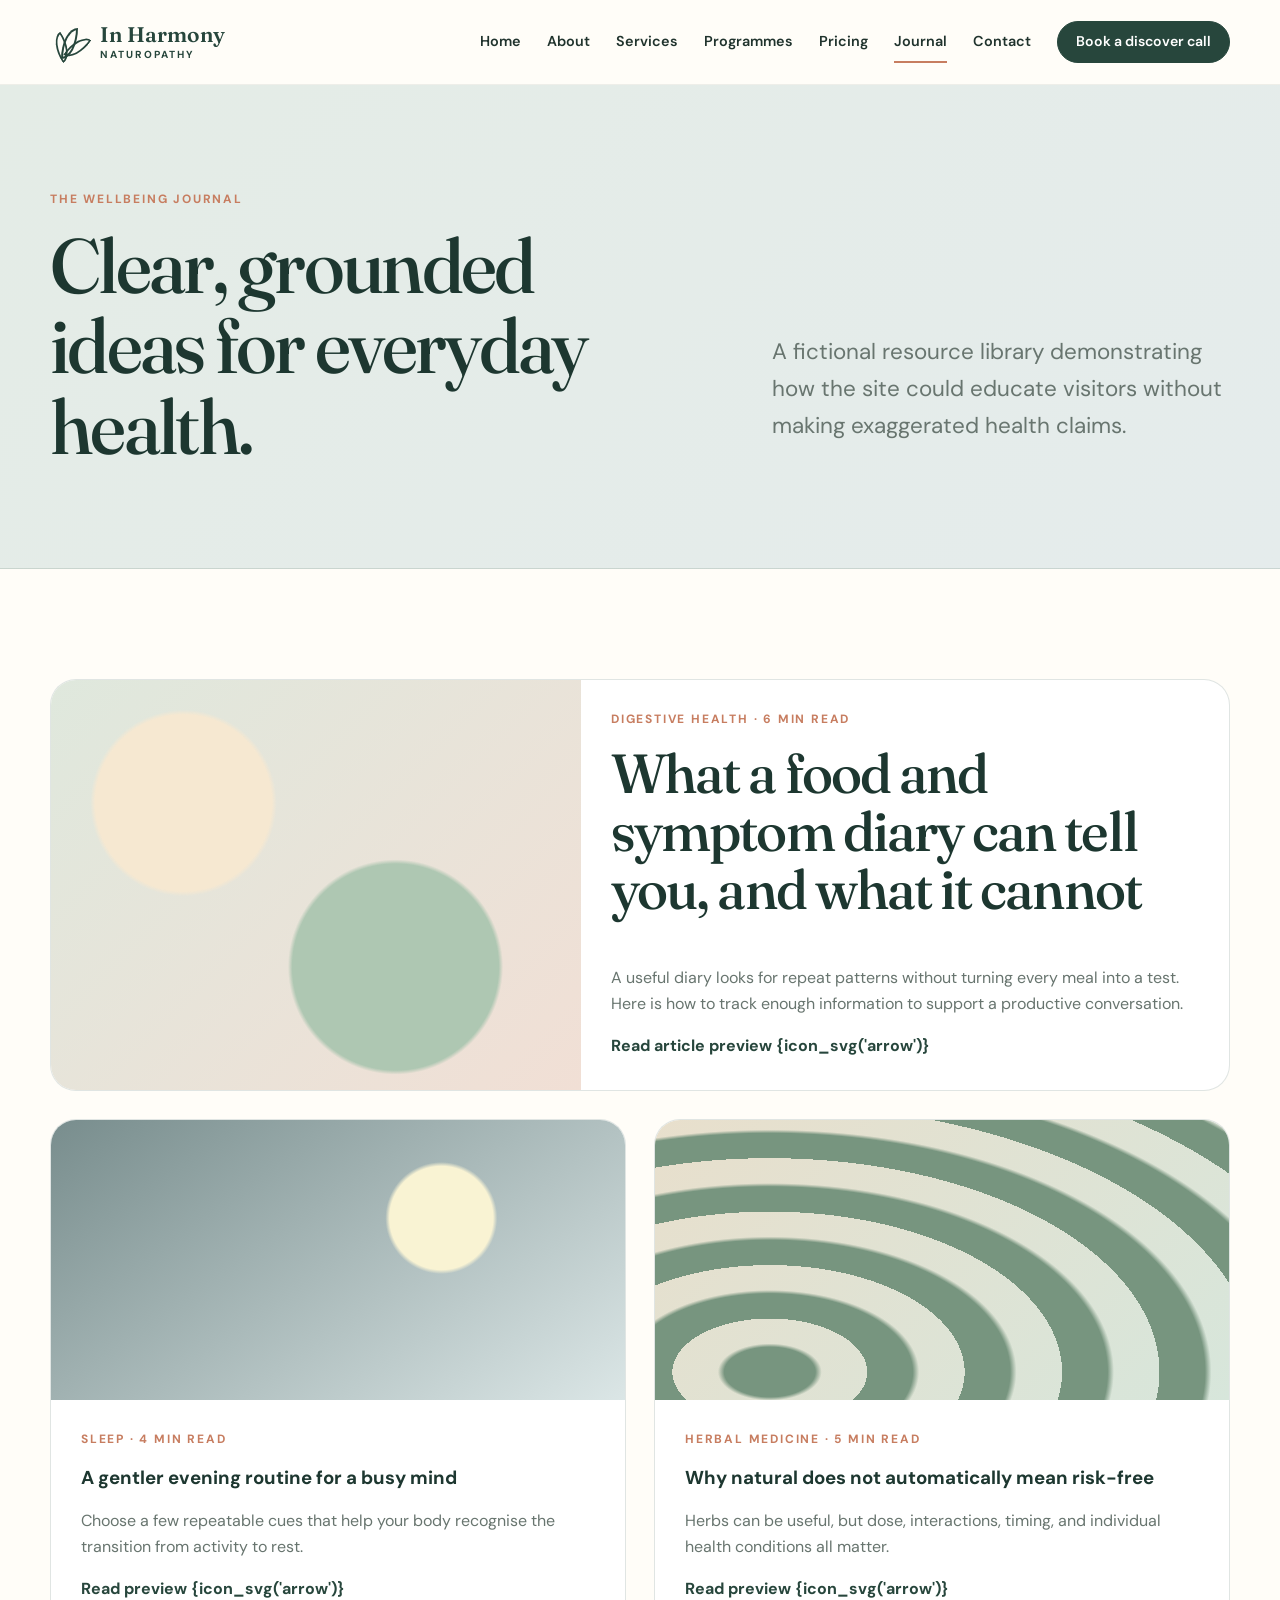
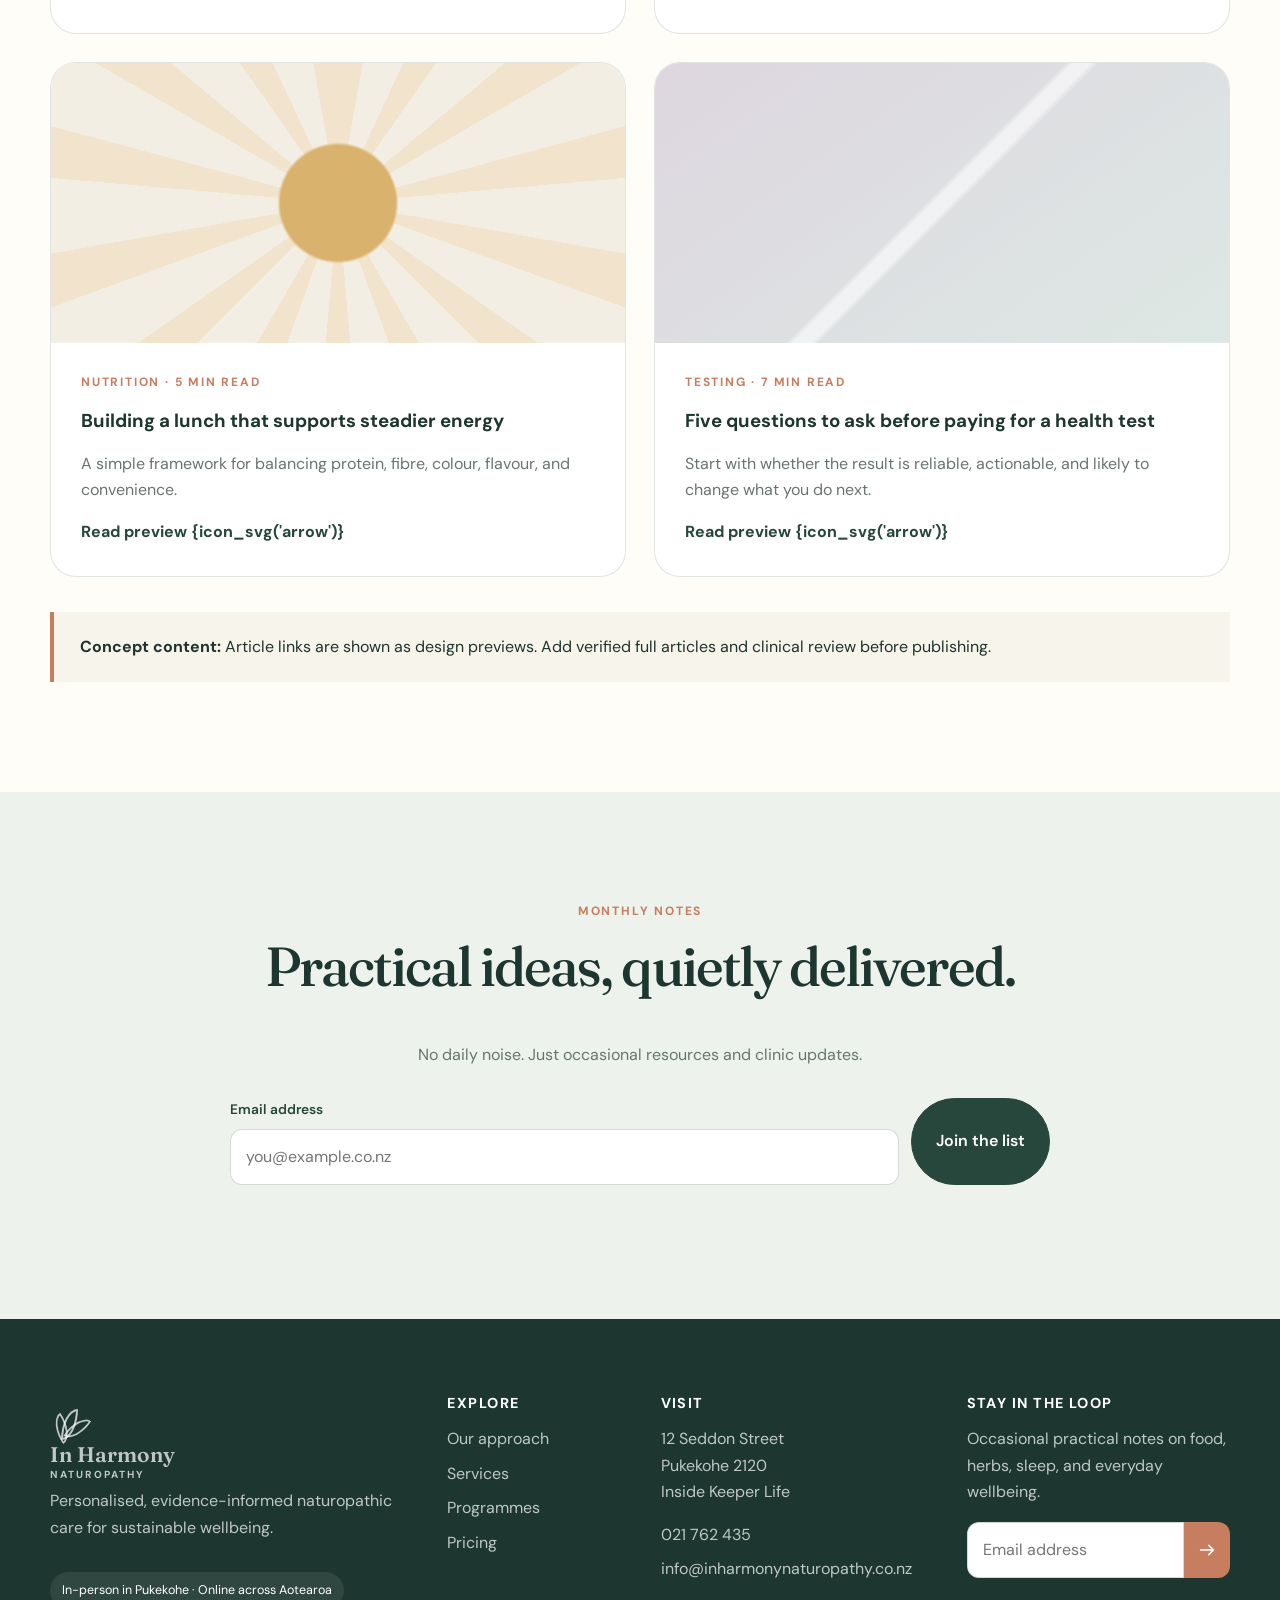
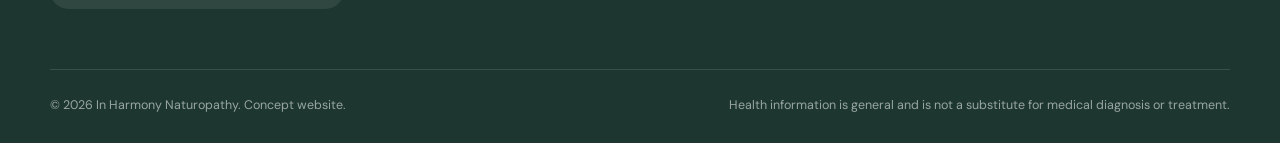
<file: journal.html>
<!doctype html>
    <html lang="en-NZ">
    <head>
      <meta charset="utf-8">
      <meta name="viewport" content="width=device-width, initial-scale=1">
      <meta name="description" content="Read grounded, practical articles on nutrition, digestion, sleep, herbal safety, and functional testing.">
      <meta name="theme-color" content="#27463c">
      <title>Wellbeing journal | In Harmony Naturopathy</title>
      <link rel="icon" href="assets/favicon.svg" type="image/svg+xml">
      <link rel="stylesheet" href="assets/styles.css">
      <script defer src="assets/site.js"></script>
    </head>
    <body class="">
      <a class="skip-link" href="#main">Skip to content</a>
    <header class="site-header" data-header>
      <div class="container nav-shell">
        <a class="brand" href="index.html" aria-label="In Harmony Naturopathy home">
          <span class="brand-mark"><span></span><span></span><span></span></span>
          <span class="brand-copy"><strong>In Harmony</strong><small>Naturopathy</small></span>
        </a>
        <button class="nav-toggle" type="button" aria-expanded="false" aria-controls="site-nav" data-nav-toggle>
          <span></span><span></span><span></span><span class="sr-only">Open menu</span>
        </button>
        <nav id="site-nav" class="site-nav" aria-label="Primary navigation" data-nav>
          <a href="index.html">Home</a><a href="about.html">About</a><a href="services.html">Services</a><a href="programmes.html">Programmes</a><a href="pricing.html">Pricing</a><a href="journal.html" class="active">Journal</a><a href="contact.html">Contact</a>
          <a class="button button-small" href="contact.html#book">Book a discover call</a>
        </nav>
      </div>
    </header>
      <main id="main">

<section class="page-hero journal-hero"><div class="container page-hero-grid"><div class="reveal"><p class="eyebrow">The wellbeing journal</p><h1>Clear, grounded ideas for everyday health.</h1></div><div class="reveal delay-1"><p class="lead">A fictional resource library demonstrating how the site could educate visitors without making exaggerated health claims.</p></div></div></section>
<section class="section"><div class="container"><div class="journal-grid">
  <article class="journal-card feature reveal"><div class="journal-art art-digestive"></div><div><p class="eyebrow">Digestive health · 6 min read</p><h2>What a food and symptom diary can tell you, and what it cannot</h2><p>A useful diary looks for repeat patterns without turning every meal into a test. Here is how to track enough information to support a productive conversation.</p><a class="text-link" href="#article-note">Read article preview {icon_svg('arrow')}</a></div></article>
  <article class="journal-card reveal"><div class="journal-art art-sleep"></div><div><p class="eyebrow">Sleep · 4 min read</p><h3>A gentler evening routine for a busy mind</h3><p>Choose a few repeatable cues that help your body recognise the transition from activity to rest.</p><a class="text-link" href="#article-note">Read preview {icon_svg('arrow')}</a></div></article>
  <article class="journal-card reveal"><div class="journal-art art-herbs"></div><div><p class="eyebrow">Herbal medicine · 5 min read</p><h3>Why natural does not automatically mean risk-free</h3><p>Herbs can be useful, but dose, interactions, timing, and individual health conditions all matter.</p><a class="text-link" href="#article-note">Read preview {icon_svg('arrow')}</a></div></article>
  <article class="journal-card reveal"><div class="journal-art art-energy"></div><div><p class="eyebrow">Nutrition · 5 min read</p><h3>Building a lunch that supports steadier energy</h3><p>A simple framework for balancing protein, fibre, colour, flavour, and convenience.</p><a class="text-link" href="#article-note">Read preview {icon_svg('arrow')}</a></div></article>
  <article class="journal-card reveal"><div class="journal-art art-testing"></div><div><p class="eyebrow">Testing · 7 min read</p><h3>Five questions to ask before paying for a health test</h3><p>Start with whether the result is reliable, actionable, and likely to change what you do next.</p><a class="text-link" href="#article-note">Read preview {icon_svg('arrow')}</a></div></article>
</div><div id="article-note" class="demo-note reveal"><strong>Concept content:</strong> Article links are shown as design previews. Add verified full articles and clinical review before publishing.</div></div></section>
<section class="section newsletter-panel"><div class="container narrow reveal"><p class="eyebrow">Monthly notes</p><h2>Practical ideas, quietly delivered.</h2><p>No daily noise. Just occasional resources and clinic updates.</p><form class="wide-form" data-demo-form><label><span>Email address</span><input type="email" placeholder="you@example.co.nz" required></label><button class="button" type="submit">Join the list</button><span class="form-message" aria-live="polite"></span></form></div></section>

      </main>
      <footer class="site-footer">
  <div class="container footer-grid">
    <div>
      <a class="brand brand-light" href="index.html">
        <span class="brand-mark"><span></span><span></span><span></span></span>
        <span class="brand-copy"><strong>In Harmony</strong><small>Naturopathy</small></span>
      </a>
      <p>Personalised, evidence-informed naturopathic care for sustainable wellbeing.</p>
      <div class="footer-badge">In-person in Pukekohe · Online across Aotearoa</div>
    </div>
    <div>
      <h3>Explore</h3>
      <a href="about.html">Our approach</a>
      <a href="services.html">Services</a>
      <a href="programmes.html">Programmes</a>
      <a href="pricing.html">Pricing</a>
    </div>
    <div>
      <h3>Visit</h3>
      <p>12 Seddon Street<br>Pukekohe 2120<br>Inside Keeper Life</p>
      <a href="tel:+6421762435">021 762 435</a>
      <a href="mailto:info@inharmonynaturopathy.co.nz">info@inharmonynaturopathy.co.nz</a>
    </div>
    <div>
      <h3>Stay in the loop</h3>
      <p>Occasional practical notes on food, herbs, sleep, and everyday wellbeing.</p>
      <form class="mini-form" data-demo-form>
        <label class="sr-only" for="footer-email">Email address</label>
        <input id="footer-email" name="email" type="email" placeholder="Email address" required>
        <button type="submit" aria-label="Subscribe"><svg class="icon" viewBox="0 0 24 24" fill="none" stroke="currentColor" stroke-width="1.7" stroke-linecap="round" stroke-linejoin="round" aria-hidden="true"><path d="M5 12h14m-5-5 5 5-5 5"/></svg></button>
        <span class="form-message" aria-live="polite"></span>
      </form>
    </div>
  </div>
  <div class="container footer-bottom">
    <p>© <span data-year></span> In Harmony Naturopathy. Concept website.</p>
    <p>Health information is general and is not a substitute for medical diagnosis or treatment.</p>
  </div>
</footer>
    </body>
    </html>
</file>
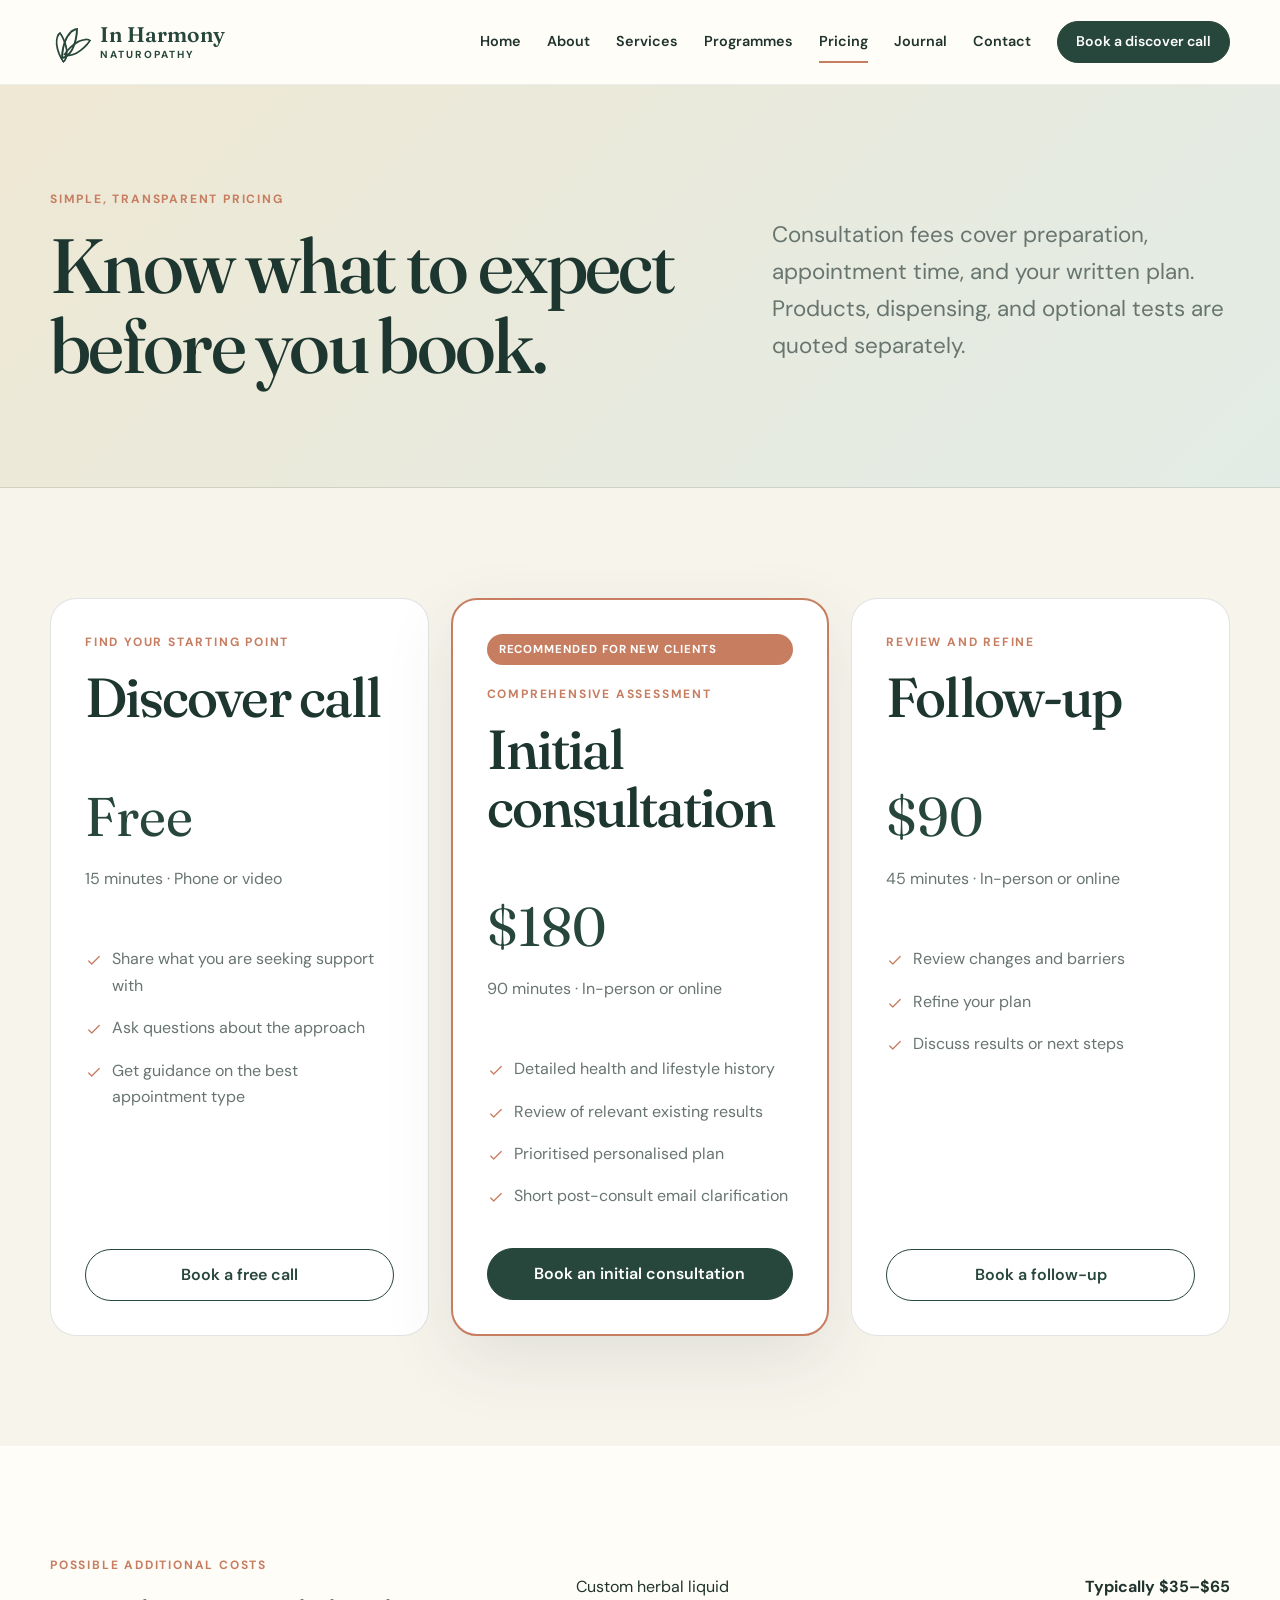
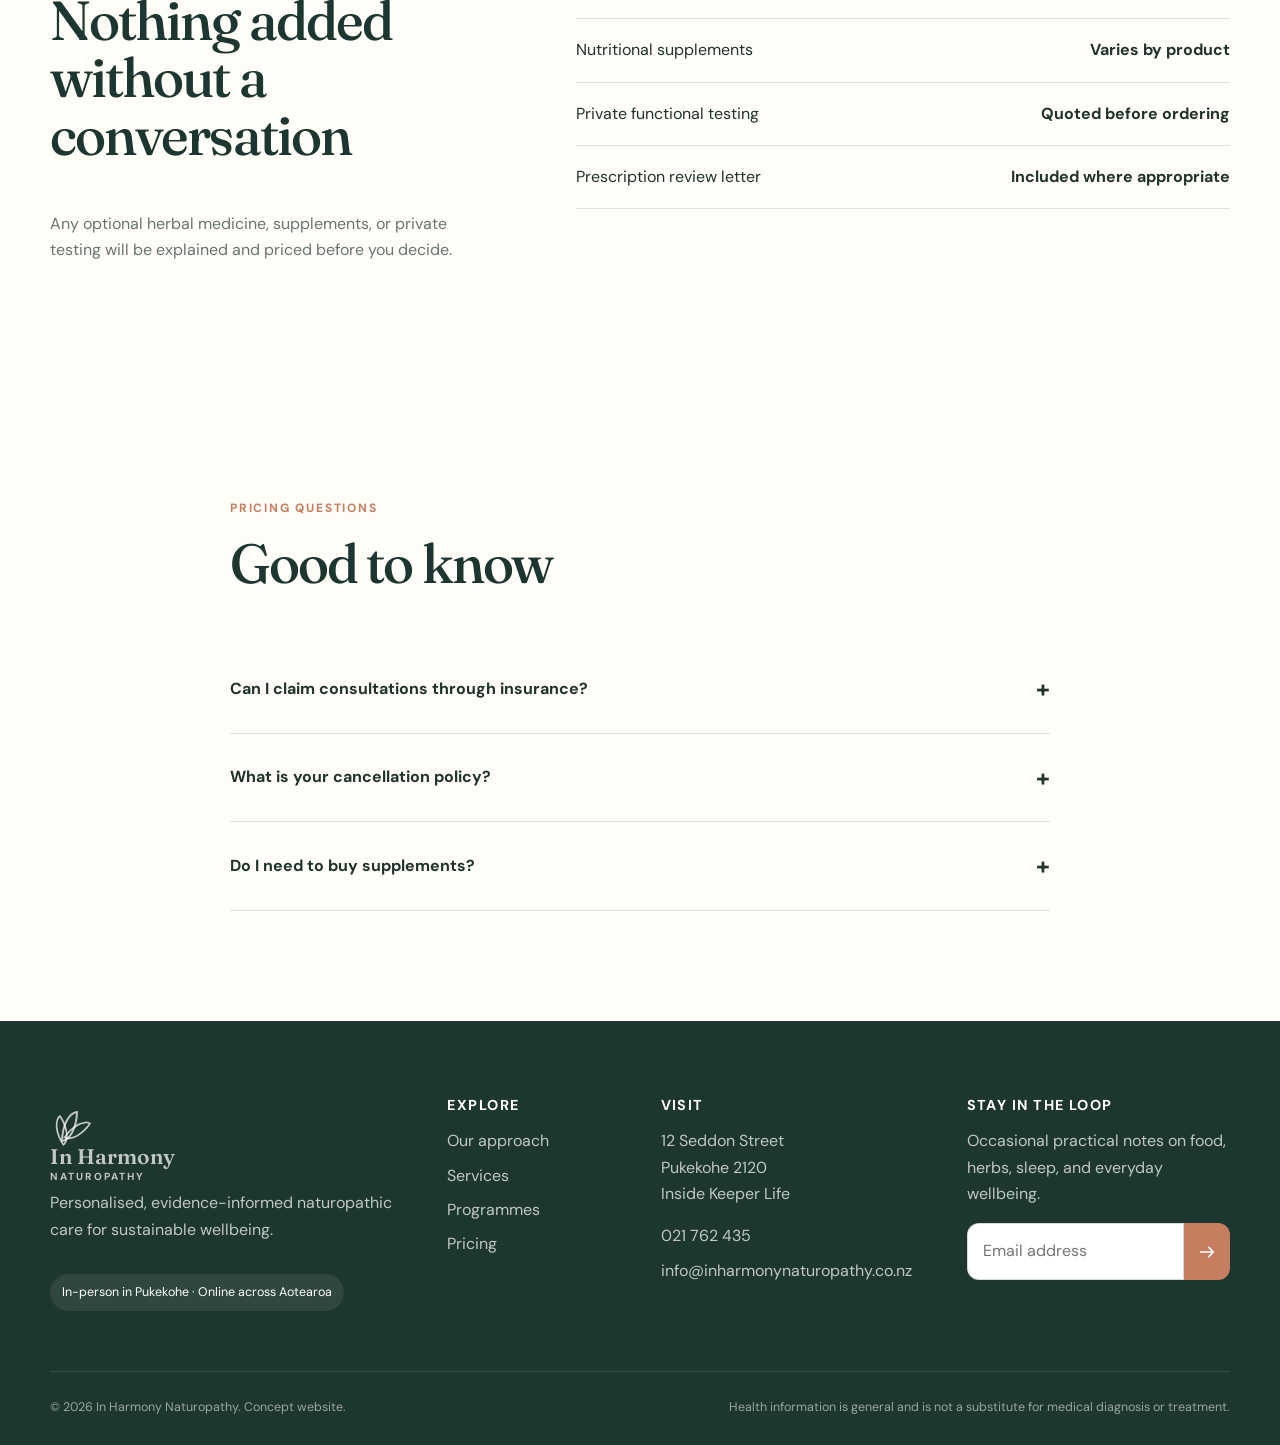
<file: pricing.html>
<!doctype html>
    <html lang="en-NZ">
    <head>
      <meta charset="utf-8">
      <meta name="viewport" content="width=device-width, initial-scale=1">
      <meta name="description" content="View transparent pricing for free discover calls, initial naturopathic consultations, follow-ups and optional additional products.">
      <meta name="theme-color" content="#27463c">
      <title>Consultation pricing | In Harmony Naturopathy</title>
      <link rel="icon" href="assets/favicon.svg" type="image/svg+xml">
      <link rel="stylesheet" href="assets/styles.css">
      <script defer src="assets/site.js"></script>
    </head>
    <body class="">
      <a class="skip-link" href="#main">Skip to content</a>
    <header class="site-header" data-header>
      <div class="container nav-shell">
        <a class="brand" href="index.html" aria-label="In Harmony Naturopathy home">
          <span class="brand-mark"><span></span><span></span><span></span></span>
          <span class="brand-copy"><strong>In Harmony</strong><small>Naturopathy</small></span>
        </a>
        <button class="nav-toggle" type="button" aria-expanded="false" aria-controls="site-nav" data-nav-toggle>
          <span></span><span></span><span></span><span class="sr-only">Open menu</span>
        </button>
        <nav id="site-nav" class="site-nav" aria-label="Primary navigation" data-nav>
          <a href="index.html">Home</a><a href="about.html">About</a><a href="services.html">Services</a><a href="programmes.html">Programmes</a><a href="pricing.html" class="active">Pricing</a><a href="journal.html">Journal</a><a href="contact.html">Contact</a>
          <a class="button button-small" href="contact.html#book">Book a discover call</a>
        </nav>
      </div>
    </header>
      <main id="main">

<section class="page-hero pricing-hero"><div class="container page-hero-grid"><div class="reveal"><p class="eyebrow">Simple, transparent pricing</p><h1>Know what to expect before you book.</h1></div><div class="reveal delay-1"><p class="lead">Consultation fees cover preparation, appointment time, and your written plan. Products, dispensing, and optional tests are quoted separately.</p></div></div></section>
<section class="section pricing-section"><div class="container pricing-grid">
  <article class="price-card reveal"><div class="price-top"><p class="eyebrow">Find your starting point</p><h2>Discover call</h2><p class="price">Free</p><p>15 minutes · Phone or video</p></div><ul><li><svg class="icon" viewBox="0 0 24 24" fill="none" stroke="currentColor" stroke-width="1.7" stroke-linecap="round" stroke-linejoin="round" aria-hidden="true"><path d="m5 12 4 4L19 6"/></svg> Share what you are seeking support with</li><li><svg class="icon" viewBox="0 0 24 24" fill="none" stroke="currentColor" stroke-width="1.7" stroke-linecap="round" stroke-linejoin="round" aria-hidden="true"><path d="m5 12 4 4L19 6"/></svg> Ask questions about the approach</li><li><svg class="icon" viewBox="0 0 24 24" fill="none" stroke="currentColor" stroke-width="1.7" stroke-linecap="round" stroke-linejoin="round" aria-hidden="true"><path d="m5 12 4 4L19 6"/></svg> Get guidance on the best appointment type</li></ul><a class="button button-ghost" href="contact.html#book">Book a free call</a></article>
  <article class="price-card featured reveal"><div class="tag">Recommended for new clients</div><div class="price-top"><p class="eyebrow">Comprehensive assessment</p><h2>Initial consultation</h2><p class="price">$180</p><p>90 minutes · In-person or online</p></div><ul><li><svg class="icon" viewBox="0 0 24 24" fill="none" stroke="currentColor" stroke-width="1.7" stroke-linecap="round" stroke-linejoin="round" aria-hidden="true"><path d="m5 12 4 4L19 6"/></svg> Detailed health and lifestyle history</li><li><svg class="icon" viewBox="0 0 24 24" fill="none" stroke="currentColor" stroke-width="1.7" stroke-linecap="round" stroke-linejoin="round" aria-hidden="true"><path d="m5 12 4 4L19 6"/></svg> Review of relevant existing results</li><li><svg class="icon" viewBox="0 0 24 24" fill="none" stroke="currentColor" stroke-width="1.7" stroke-linecap="round" stroke-linejoin="round" aria-hidden="true"><path d="m5 12 4 4L19 6"/></svg> Prioritised personalised plan</li><li><svg class="icon" viewBox="0 0 24 24" fill="none" stroke="currentColor" stroke-width="1.7" stroke-linecap="round" stroke-linejoin="round" aria-hidden="true"><path d="m5 12 4 4L19 6"/></svg> Short post-consult email clarification</li></ul><a class="button" href="contact.html#book">Book an initial consultation</a></article>
  <article class="price-card reveal"><div class="price-top"><p class="eyebrow">Review and refine</p><h2>Follow-up</h2><p class="price">$90</p><p>45 minutes · In-person or online</p></div><ul><li><svg class="icon" viewBox="0 0 24 24" fill="none" stroke="currentColor" stroke-width="1.7" stroke-linecap="round" stroke-linejoin="round" aria-hidden="true"><path d="m5 12 4 4L19 6"/></svg> Review changes and barriers</li><li><svg class="icon" viewBox="0 0 24 24" fill="none" stroke="currentColor" stroke-width="1.7" stroke-linecap="round" stroke-linejoin="round" aria-hidden="true"><path d="m5 12 4 4L19 6"/></svg> Refine your plan</li><li><svg class="icon" viewBox="0 0 24 24" fill="none" stroke="currentColor" stroke-width="1.7" stroke-linecap="round" stroke-linejoin="round" aria-hidden="true"><path d="m5 12 4 4L19 6"/></svg> Discuss results or next steps</li></ul><a class="button button-ghost" href="contact.html#book">Book a follow-up</a></article>
</div></section>
<section class="section extras-section"><div class="container extras-grid"><div class="reveal"><p class="eyebrow">Possible additional costs</p><h2>Nothing added without a conversation</h2><p>Any optional herbal medicine, supplements, or private testing will be explained and priced before you decide.</p></div><div class="extra-list reveal delay-1"><div><span>Custom herbal liquid</span><strong>Typically $35–$65</strong></div><div><span>Nutritional supplements</span><strong>Varies by product</strong></div><div><span>Private functional testing</span><strong>Quoted before ordering</strong></div><div><span>Prescription review letter</span><strong>Included where appropriate</strong></div></div></div></section>
<section class="section faq-section"><div class="container narrow"><div class="section-heading reveal"><div><p class="eyebrow">Pricing questions</p><h2>Good to know</h2></div></div><div class="accordion" data-accordion>
  <article><button aria-expanded="false">Can I claim consultations through insurance?<span>+</span></button><div><p>Coverage varies. Check directly with your insurer before booking and confirm any practitioner registration requirements.</p></div></article>
  <article><button aria-expanded="false">What is your cancellation policy?<span>+</span></button><div><p>This concept uses 24 hours' notice. Late cancellations may incur 50 percent of the appointment fee, with flexibility for genuine emergencies.</p></div></article>
  <article><button aria-expanded="false">Do I need to buy supplements?<span>+</span></button><div><p>No. Food, routines, and practical foundations are considered first. Any product recommendation should have a clear reason, expected duration, and safety review.</p></div></article>
</div></div></section>

      </main>
      <footer class="site-footer">
  <div class="container footer-grid">
    <div>
      <a class="brand brand-light" href="index.html">
        <span class="brand-mark"><span></span><span></span><span></span></span>
        <span class="brand-copy"><strong>In Harmony</strong><small>Naturopathy</small></span>
      </a>
      <p>Personalised, evidence-informed naturopathic care for sustainable wellbeing.</p>
      <div class="footer-badge">In-person in Pukekohe · Online across Aotearoa</div>
    </div>
    <div>
      <h3>Explore</h3>
      <a href="about.html">Our approach</a>
      <a href="services.html">Services</a>
      <a href="programmes.html">Programmes</a>
      <a href="pricing.html">Pricing</a>
    </div>
    <div>
      <h3>Visit</h3>
      <p>12 Seddon Street<br>Pukekohe 2120<br>Inside Keeper Life</p>
      <a href="tel:+6421762435">021 762 435</a>
      <a href="mailto:info@inharmonynaturopathy.co.nz">info@inharmonynaturopathy.co.nz</a>
    </div>
    <div>
      <h3>Stay in the loop</h3>
      <p>Occasional practical notes on food, herbs, sleep, and everyday wellbeing.</p>
      <form class="mini-form" data-demo-form>
        <label class="sr-only" for="footer-email">Email address</label>
        <input id="footer-email" name="email" type="email" placeholder="Email address" required>
        <button type="submit" aria-label="Subscribe"><svg class="icon" viewBox="0 0 24 24" fill="none" stroke="currentColor" stroke-width="1.7" stroke-linecap="round" stroke-linejoin="round" aria-hidden="true"><path d="M5 12h14m-5-5 5 5-5 5"/></svg></button>
        <span class="form-message" aria-live="polite"></span>
      </form>
    </div>
  </div>
  <div class="container footer-bottom">
    <p>© <span data-year></span> In Harmony Naturopathy. Concept website.</p>
    <p>Health information is general and is not a substitute for medical diagnosis or treatment.</p>
  </div>
</footer>
    </body>
    </html>
</file>
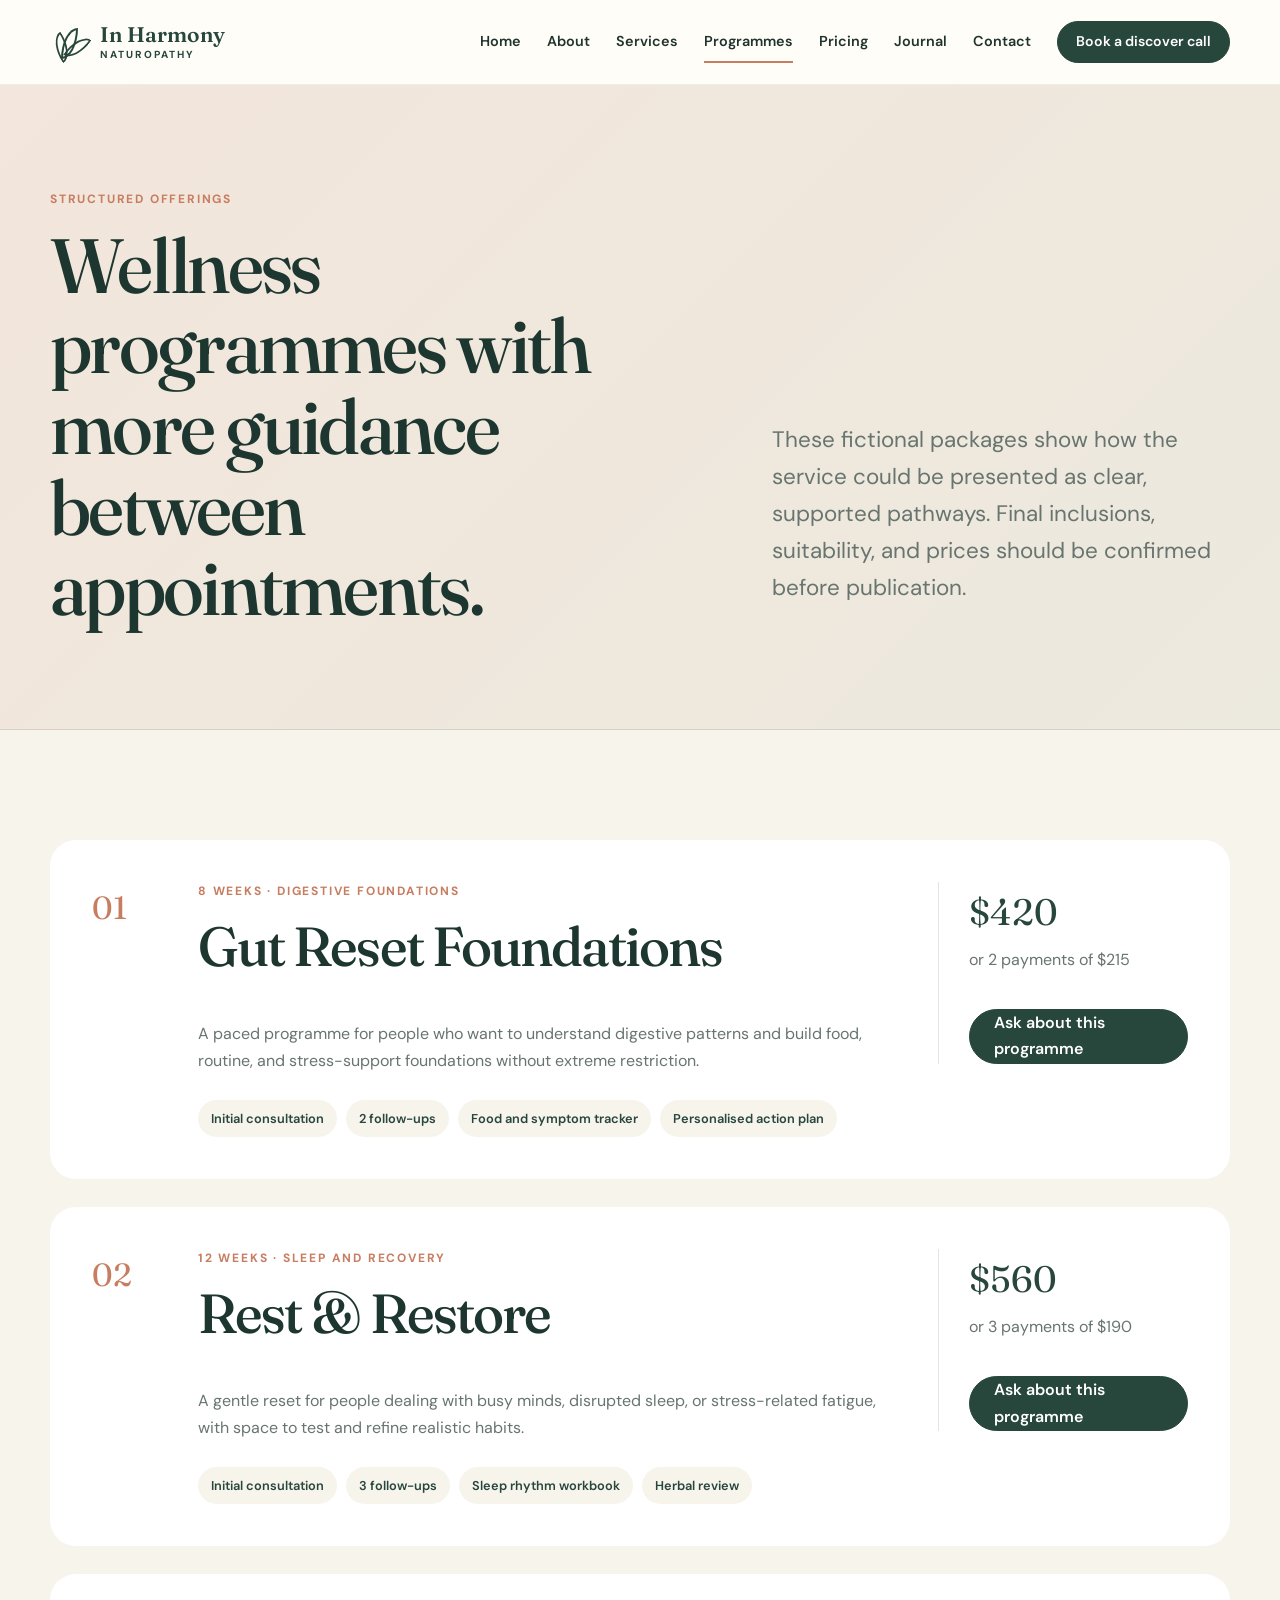
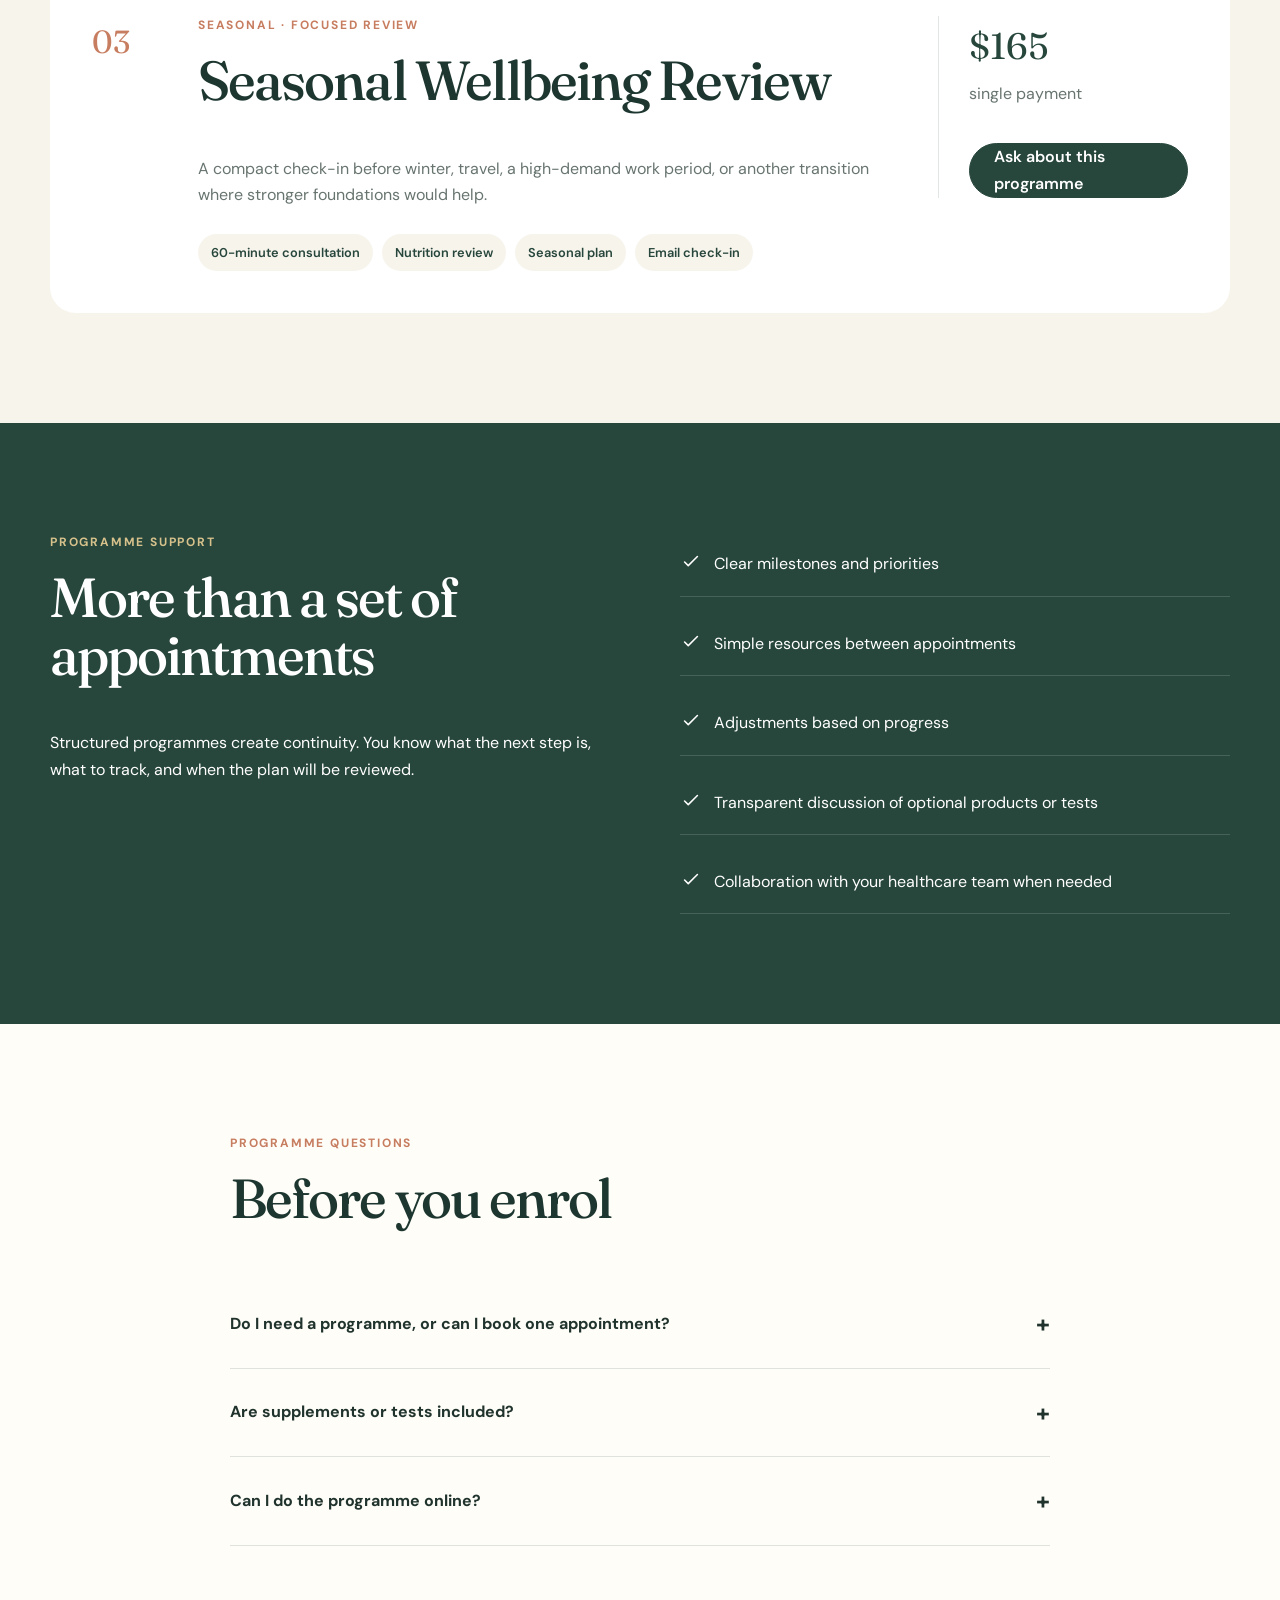
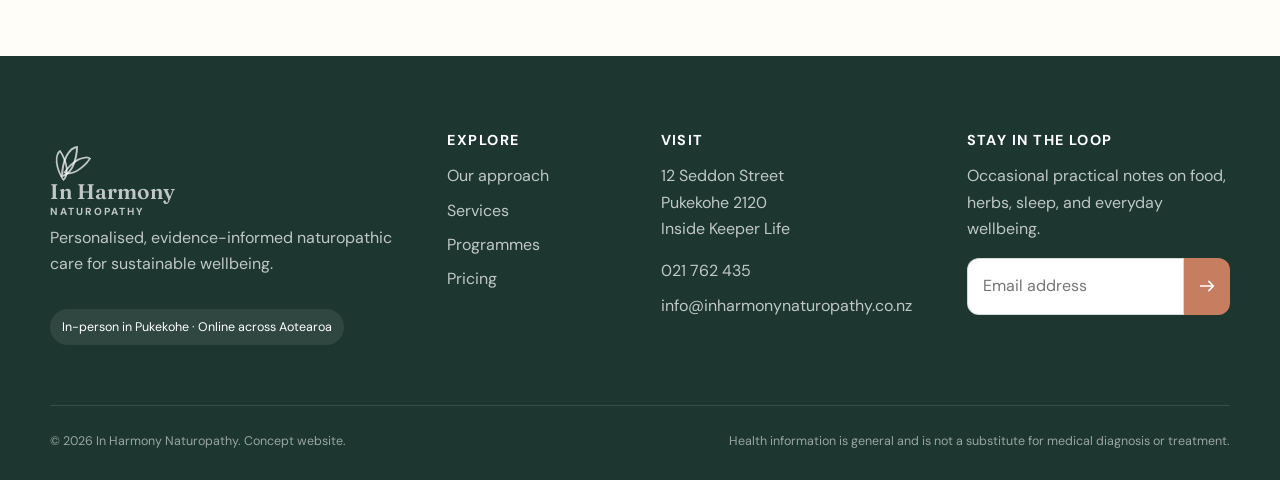
<file: programmes.html>
<!doctype html>
    <html lang="en-NZ">
    <head>
      <meta charset="utf-8">
      <meta name="viewport" content="width=device-width, initial-scale=1">
      <meta name="description" content="Explore structured naturopathic wellness programmes for digestive foundations, sleep and recovery, and seasonal wellbeing.">
      <meta name="theme-color" content="#27463c">
      <title>Wellness programmes | In Harmony Naturopathy</title>
      <link rel="icon" href="assets/favicon.svg" type="image/svg+xml">
      <link rel="stylesheet" href="assets/styles.css">
      <script defer src="assets/site.js"></script>
    </head>
    <body class="">
      <a class="skip-link" href="#main">Skip to content</a>
    <header class="site-header" data-header>
      <div class="container nav-shell">
        <a class="brand" href="index.html" aria-label="In Harmony Naturopathy home">
          <span class="brand-mark"><span></span><span></span><span></span></span>
          <span class="brand-copy"><strong>In Harmony</strong><small>Naturopathy</small></span>
        </a>
        <button class="nav-toggle" type="button" aria-expanded="false" aria-controls="site-nav" data-nav-toggle>
          <span></span><span></span><span></span><span class="sr-only">Open menu</span>
        </button>
        <nav id="site-nav" class="site-nav" aria-label="Primary navigation" data-nav>
          <a href="index.html">Home</a><a href="about.html">About</a><a href="services.html">Services</a><a href="programmes.html" class="active">Programmes</a><a href="pricing.html">Pricing</a><a href="journal.html">Journal</a><a href="contact.html">Contact</a>
          <a class="button button-small" href="contact.html#book">Book a discover call</a>
        </nav>
      </div>
    </header>
      <main id="main">

<section class="page-hero programmes-hero">
  <div class="container page-hero-grid">
    <div class="reveal"><p class="eyebrow">Structured offerings</p><h1>Wellness programmes with more guidance between appointments.</h1></div>
    <div class="reveal delay-1"><p class="lead">These fictional packages show how the service could be presented as clear, supported pathways. Final inclusions, suitability, and prices should be confirmed before publication.</p></div>
  </div>
</section>
<section class="section programme-list-section">
  <div class="container programme-stack">
    <article class="programme-row reveal">
      <div class="programme-number">01</div>
      <div><p class="eyebrow">8 weeks · Digestive foundations</p><h2>Gut Reset Foundations</h2><p>A paced programme for people who want to understand digestive patterns and build food, routine, and stress-support foundations without extreme restriction.</p><div class="chip-row"><span>Initial consultation</span><span>2 follow-ups</span><span>Food and symptom tracker</span><span>Personalised action plan</span></div></div>
      <div class="programme-side"><p class="price">$420</p><p>or 2 payments of $215</p><a class="button" href="contact.html#book">Ask about this programme</a></div>
    </article>
    <article class="programme-row reveal">
      <div class="programme-number">02</div>
      <div><p class="eyebrow">12 weeks · Sleep and recovery</p><h2>Rest & Restore</h2><p>A gentle reset for people dealing with busy minds, disrupted sleep, or stress-related fatigue, with space to test and refine realistic habits.</p><div class="chip-row"><span>Initial consultation</span><span>3 follow-ups</span><span>Sleep rhythm workbook</span><span>Herbal review</span></div></div>
      <div class="programme-side"><p class="price">$560</p><p>or 3 payments of $190</p><a class="button" href="contact.html#book">Ask about this programme</a></div>
    </article>
    <article class="programme-row reveal">
      <div class="programme-number">03</div>
      <div><p class="eyebrow">Seasonal · Focused review</p><h2>Seasonal Wellbeing Review</h2><p>A compact check-in before winter, travel, a high-demand work period, or another transition where stronger foundations would help.</p><div class="chip-row"><span>60-minute consultation</span><span>Nutrition review</span><span>Seasonal plan</span><span>Email check-in</span></div></div>
      <div class="programme-side"><p class="price">$165</p><p>single payment</p><a class="button" href="contact.html#book">Ask about this programme</a></div>
    </article>
  </div>
</section>
<section class="section included-section">
  <div class="container included-grid">
    <div class="reveal"><p class="eyebrow">Programme support</p><h2>More than a set of appointments</h2><p>Structured programmes create continuity. You know what the next step is, what to track, and when the plan will be reviewed.</p></div>
    <div class="tick-list reveal delay-1"><span><svg class="icon" viewBox="0 0 24 24" fill="none" stroke="currentColor" stroke-width="1.7" stroke-linecap="round" stroke-linejoin="round" aria-hidden="true"><path d="m5 12 4 4L19 6"/></svg> Clear milestones and priorities</span><span><svg class="icon" viewBox="0 0 24 24" fill="none" stroke="currentColor" stroke-width="1.7" stroke-linecap="round" stroke-linejoin="round" aria-hidden="true"><path d="m5 12 4 4L19 6"/></svg> Simple resources between appointments</span><span><svg class="icon" viewBox="0 0 24 24" fill="none" stroke="currentColor" stroke-width="1.7" stroke-linecap="round" stroke-linejoin="round" aria-hidden="true"><path d="m5 12 4 4L19 6"/></svg> Adjustments based on progress</span><span><svg class="icon" viewBox="0 0 24 24" fill="none" stroke="currentColor" stroke-width="1.7" stroke-linecap="round" stroke-linejoin="round" aria-hidden="true"><path d="m5 12 4 4L19 6"/></svg> Transparent discussion of optional products or tests</span><span><svg class="icon" viewBox="0 0 24 24" fill="none" stroke="currentColor" stroke-width="1.7" stroke-linecap="round" stroke-linejoin="round" aria-hidden="true"><path d="m5 12 4 4L19 6"/></svg> Collaboration with your healthcare team when needed</span></div>
  </div>
</section>
<section class="section faq-section"><div class="container narrow"><div class="section-heading reveal"><div><p class="eyebrow">Programme questions</p><h2>Before you enrol</h2></div></div><div class="accordion" data-accordion>
  <article><button aria-expanded="false">Do I need a programme, or can I book one appointment?<span>+</span></button><div><p>You can always start with a single consultation. A programme may suit you when regular check-ins and a defined timeframe would make change easier.</p></div></article>
  <article><button aria-expanded="false">Are supplements or tests included?<span>+</span></button><div><p>No. Optional products and private testing are discussed separately, including cost, evidence, safety, and whether they are likely to change your plan.</p></div></article>
  <article><button aria-expanded="false">Can I do the programme online?<span>+</span></button><div><p>Yes. Most appointments and resources can be delivered online within New Zealand. Some herbal products may require collection or delivery arrangements.</p></div></article>
</div></div></section>

      </main>
      <footer class="site-footer">
  <div class="container footer-grid">
    <div>
      <a class="brand brand-light" href="index.html">
        <span class="brand-mark"><span></span><span></span><span></span></span>
        <span class="brand-copy"><strong>In Harmony</strong><small>Naturopathy</small></span>
      </a>
      <p>Personalised, evidence-informed naturopathic care for sustainable wellbeing.</p>
      <div class="footer-badge">In-person in Pukekohe · Online across Aotearoa</div>
    </div>
    <div>
      <h3>Explore</h3>
      <a href="about.html">Our approach</a>
      <a href="services.html">Services</a>
      <a href="programmes.html">Programmes</a>
      <a href="pricing.html">Pricing</a>
    </div>
    <div>
      <h3>Visit</h3>
      <p>12 Seddon Street<br>Pukekohe 2120<br>Inside Keeper Life</p>
      <a href="tel:+6421762435">021 762 435</a>
      <a href="mailto:info@inharmonynaturopathy.co.nz">info@inharmonynaturopathy.co.nz</a>
    </div>
    <div>
      <h3>Stay in the loop</h3>
      <p>Occasional practical notes on food, herbs, sleep, and everyday wellbeing.</p>
      <form class="mini-form" data-demo-form>
        <label class="sr-only" for="footer-email">Email address</label>
        <input id="footer-email" name="email" type="email" placeholder="Email address" required>
        <button type="submit" aria-label="Subscribe"><svg class="icon" viewBox="0 0 24 24" fill="none" stroke="currentColor" stroke-width="1.7" stroke-linecap="round" stroke-linejoin="round" aria-hidden="true"><path d="M5 12h14m-5-5 5 5-5 5"/></svg></button>
        <span class="form-message" aria-live="polite"></span>
      </form>
    </div>
  </div>
  <div class="container footer-bottom">
    <p>© <span data-year></span> In Harmony Naturopathy. Concept website.</p>
    <p>Health information is general and is not a substitute for medical diagnosis or treatment.</p>
  </div>
</footer>
    </body>
    </html>
</file>
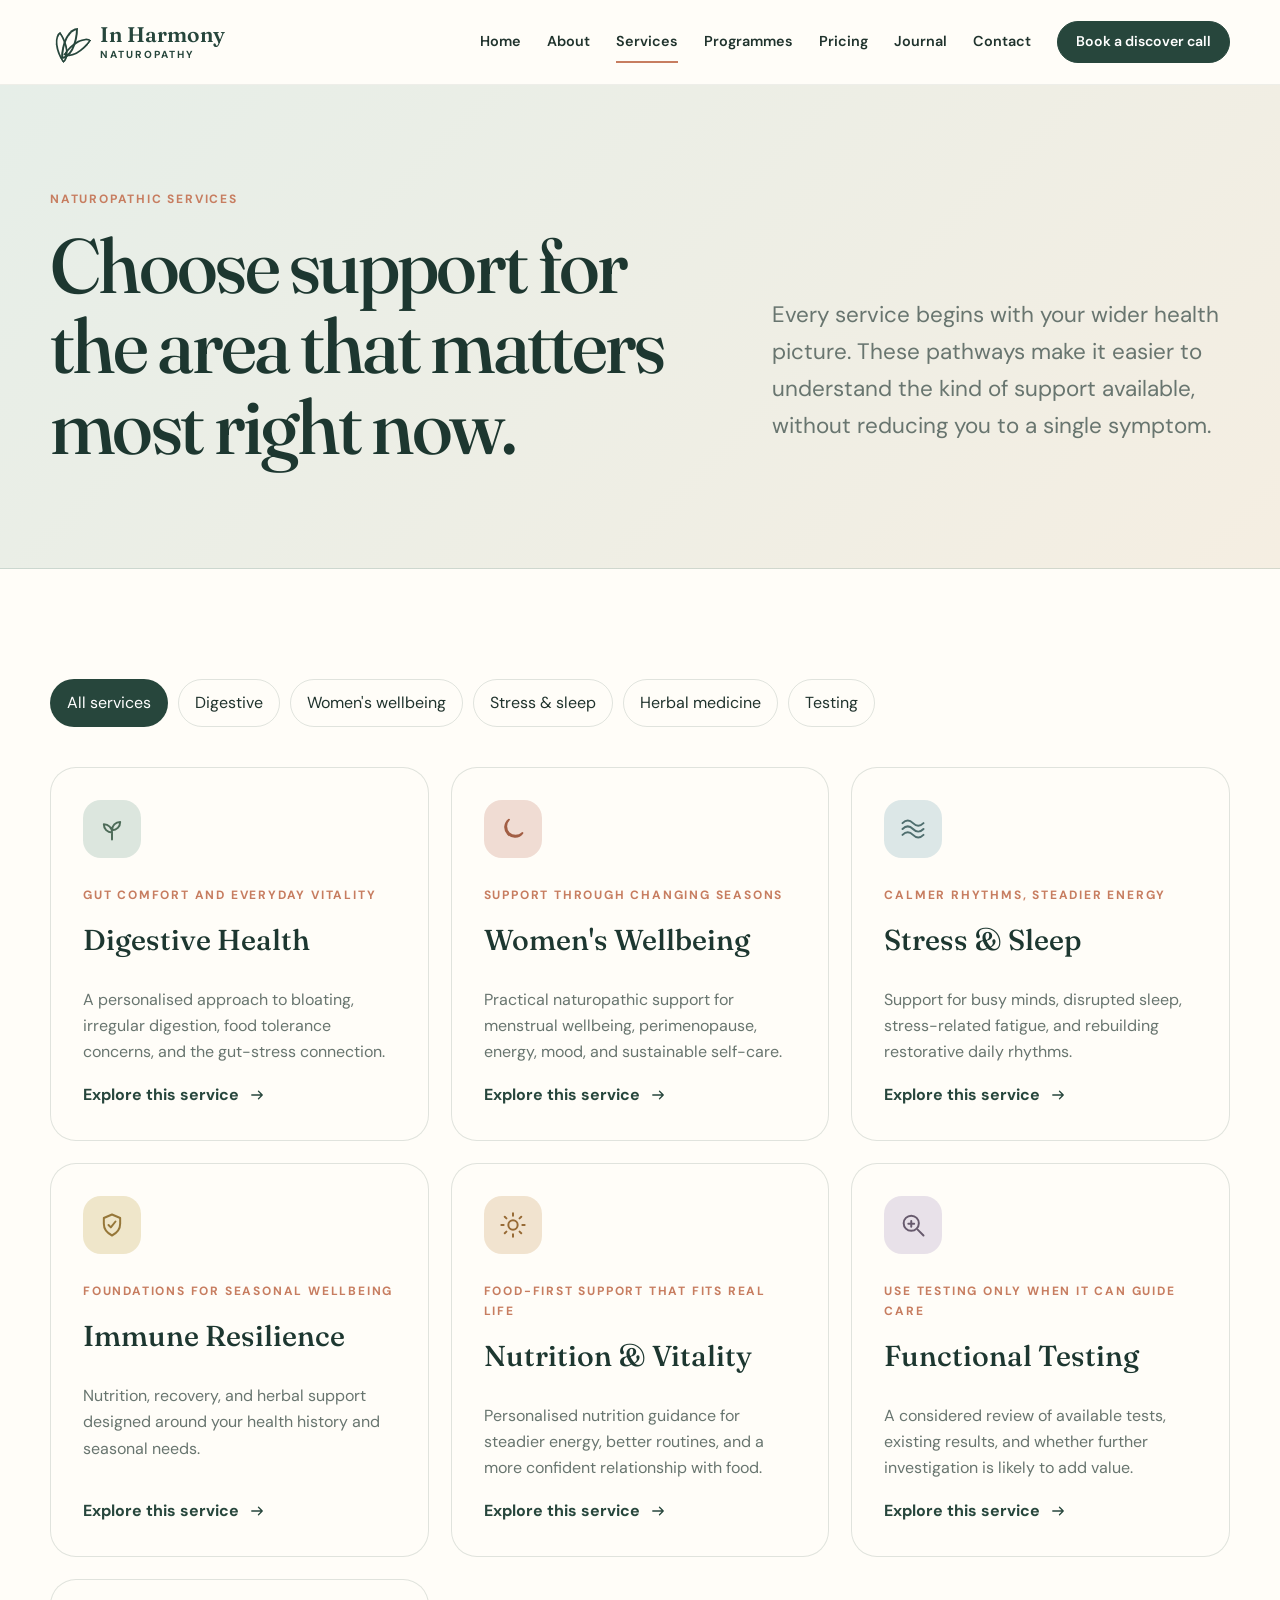
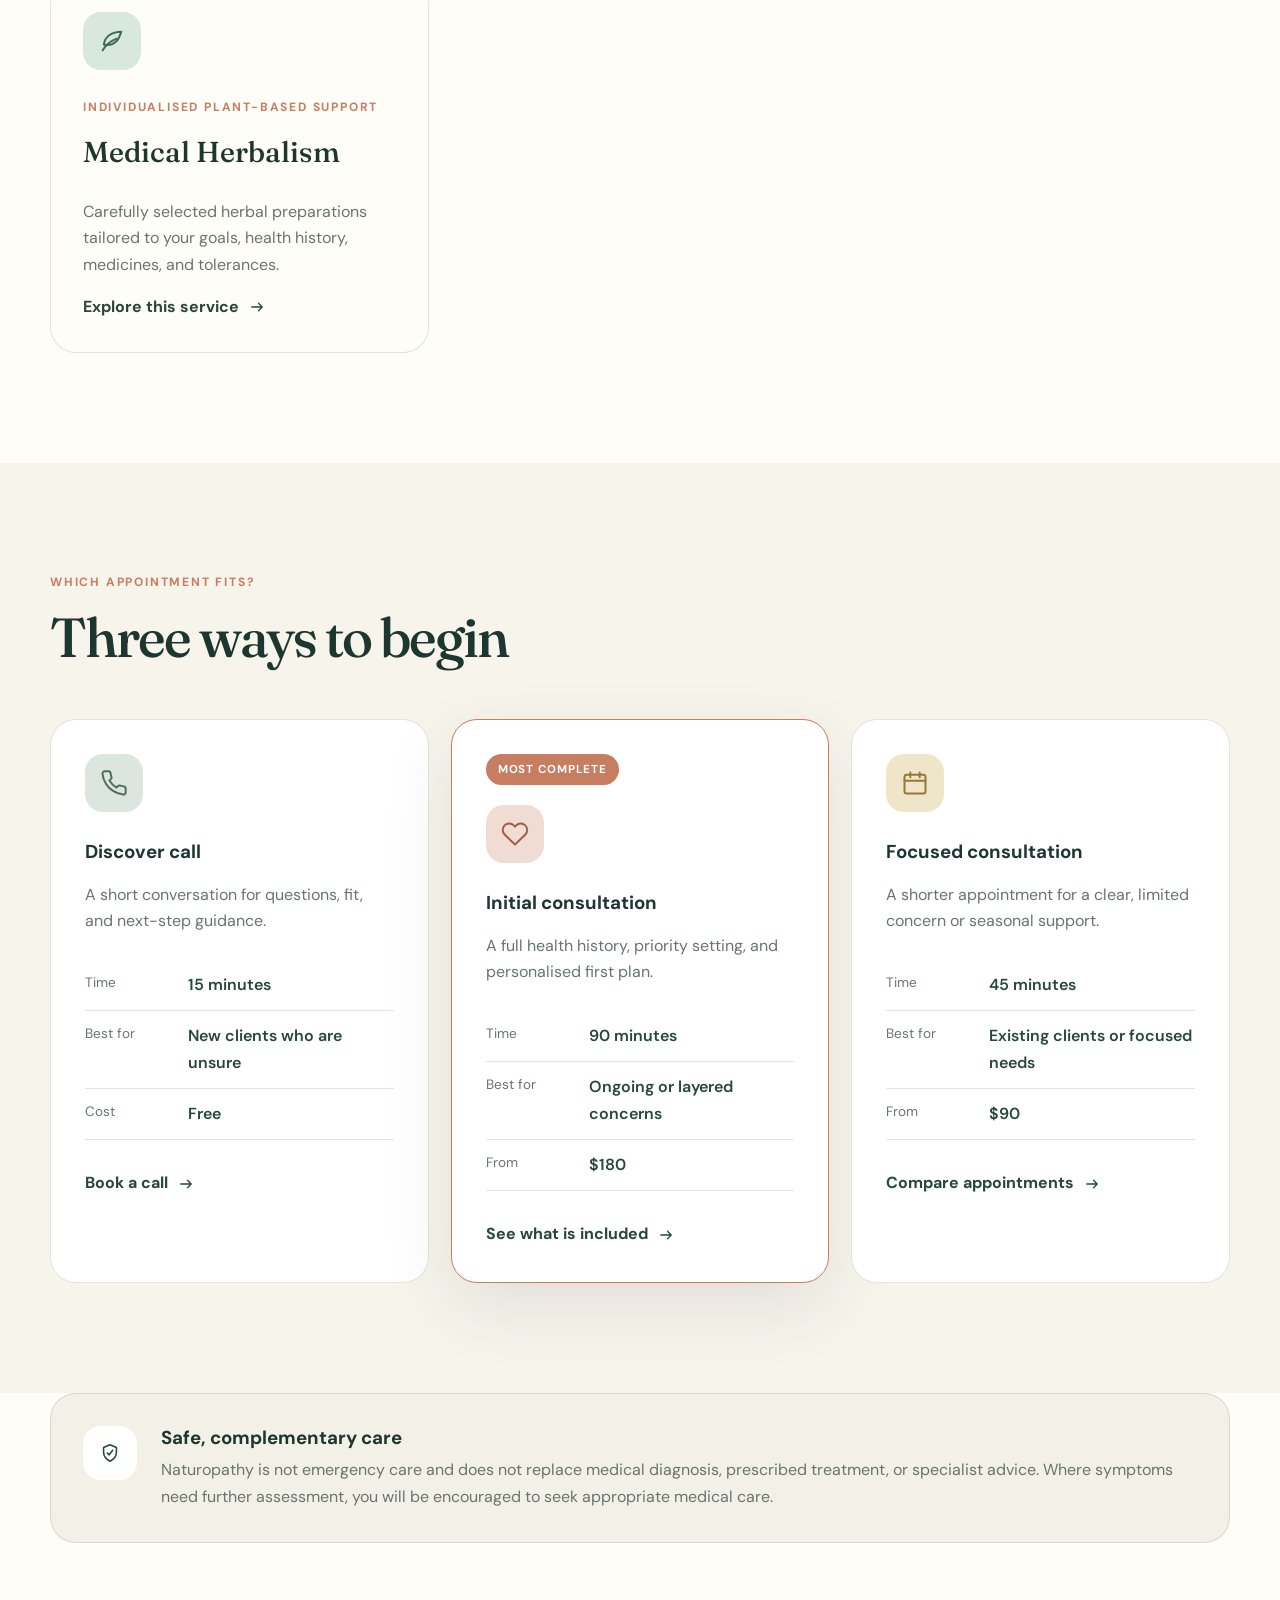
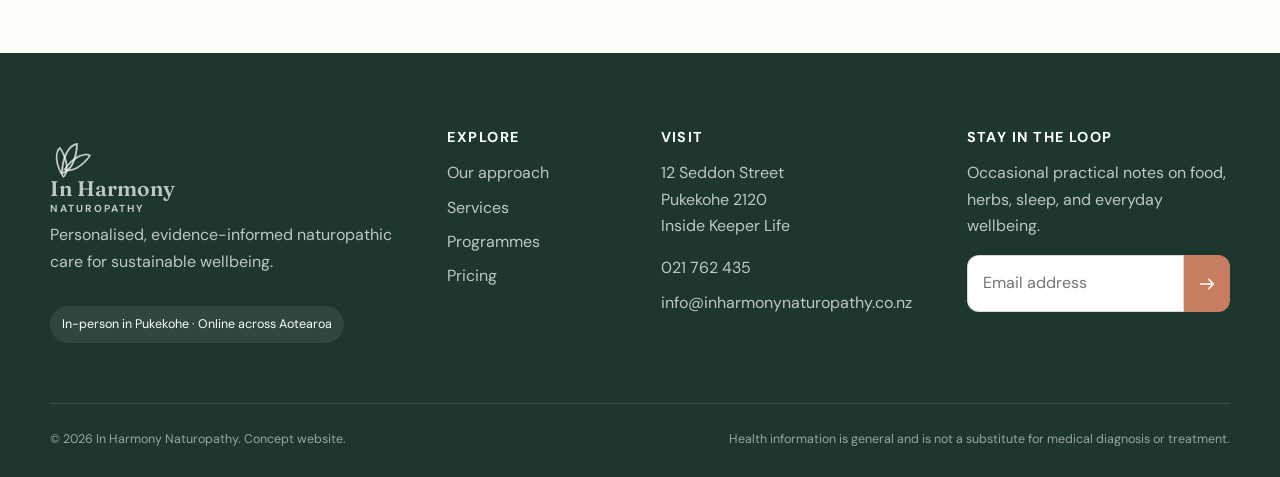
<file: services.html>
<!doctype html>
    <html lang="en-NZ">
    <head>
      <meta charset="utf-8">
      <meta name="viewport" content="width=device-width, initial-scale=1">
      <meta name="description" content="Explore digestive health, women’s wellbeing, stress and sleep, nutrition, medical herbalism, immune resilience and functional testing services.">
      <meta name="theme-color" content="#27463c">
      <title>Naturopathic services | In Harmony Naturopathy</title>
      <link rel="icon" href="assets/favicon.svg" type="image/svg+xml">
      <link rel="stylesheet" href="assets/styles.css">
      <script defer src="assets/site.js"></script>
    </head>
    <body class="">
      <a class="skip-link" href="#main">Skip to content</a>
    <header class="site-header" data-header>
      <div class="container nav-shell">
        <a class="brand" href="index.html" aria-label="In Harmony Naturopathy home">
          <span class="brand-mark"><span></span><span></span><span></span></span>
          <span class="brand-copy"><strong>In Harmony</strong><small>Naturopathy</small></span>
        </a>
        <button class="nav-toggle" type="button" aria-expanded="false" aria-controls="site-nav" data-nav-toggle>
          <span></span><span></span><span></span><span class="sr-only">Open menu</span>
        </button>
        <nav id="site-nav" class="site-nav" aria-label="Primary navigation" data-nav>
          <a href="index.html">Home</a><a href="about.html">About</a><a href="services.html" class="active">Services</a><a href="programmes.html">Programmes</a><a href="pricing.html">Pricing</a><a href="journal.html">Journal</a><a href="contact.html">Contact</a>
          <a class="button button-small" href="contact.html#book">Book a discover call</a>
        </nav>
      </div>
    </header>
      <main id="main">

<section class="page-hero services-hero">
  <div class="container page-hero-grid">
    <div class="reveal"><p class="eyebrow">Naturopathic services</p><h1>Choose support for the area that matters most right now.</h1></div>
    <div class="reveal delay-1"><p class="lead">Every service begins with your wider health picture. These pathways make it easier to understand the kind of support available, without reducing you to a single symptom.</p></div>
  </div>
</section>
<section class="section">
  <div class="container">
    <div class="filter-bar reveal" data-filter-group>
      <button class="active" data-filter="all">All services</button>
      <button data-filter="sage">Digestive</button>
      <button data-filter="clay">Women's wellbeing</button>
      <button data-filter="blue">Stress & sleep</button>
      <button data-filter="green">Herbal medicine</button>
      <button data-filter="violet">Testing</button>
    </div>
    <div class="service-grid full-service-grid" data-filter-items>
      <article class="service-card reveal" data-category="sage">
  <div class="service-icon tone-sage"><svg class="icon" viewBox="0 0 24 24" fill="none" stroke="currentColor" stroke-width="1.7" stroke-linecap="round" stroke-linejoin="round" aria-hidden="true"><path d="M12 21v-8m0 0c0-4 3-7 7-7 0 4-3 7-7 7Zm0 2c0-4-3-7-7-7 0 4 3 7 7 7Z"/></svg></div>
  <p class="eyebrow">Gut comfort and everyday vitality</p>
  <h3>Digestive Health</h3>
  <p>A personalised approach to bloating, irregular digestion, food tolerance concerns, and the gut-stress connection.</p>
  <a class="text-link" href="services/digestive-health.html">Explore this service <svg class="icon" viewBox="0 0 24 24" fill="none" stroke="currentColor" stroke-width="1.7" stroke-linecap="round" stroke-linejoin="round" aria-hidden="true"><path d="M5 12h14m-5-5 5 5-5 5"/></svg></a>
</article>
<article class="service-card reveal" data-category="clay">
  <div class="service-icon tone-clay"><svg class="icon" viewBox="0 0 24 24" fill="none" stroke="currentColor" stroke-width="1.7" stroke-linecap="round" stroke-linejoin="round" aria-hidden="true"><path d="M20 15.5A8 8 0 0 1 8.5 4 8.2 8.2 0 1 0 20 15.5Z"/></svg></div>
  <p class="eyebrow">Support through changing seasons</p>
  <h3>Women's Wellbeing</h3>
  <p>Practical naturopathic support for menstrual wellbeing, perimenopause, energy, mood, and sustainable self-care.</p>
  <a class="text-link" href="services/womens-wellbeing.html">Explore this service <svg class="icon" viewBox="0 0 24 24" fill="none" stroke="currentColor" stroke-width="1.7" stroke-linecap="round" stroke-linejoin="round" aria-hidden="true"><path d="M5 12h14m-5-5 5 5-5 5"/></svg></a>
</article>
<article class="service-card reveal" data-category="blue">
  <div class="service-icon tone-blue"><svg class="icon" viewBox="0 0 24 24" fill="none" stroke="currentColor" stroke-width="1.7" stroke-linecap="round" stroke-linejoin="round" aria-hidden="true"><path d="M3 7c3-3 6-3 9 0s6 3 9 0M3 12c3-3 6-3 9 0s6 3 9 0M3 17c3-3 6-3 9 0s6 3 9 0"/></svg></div>
  <p class="eyebrow">Calmer rhythms, steadier energy</p>
  <h3>Stress & Sleep</h3>
  <p>Support for busy minds, disrupted sleep, stress-related fatigue, and rebuilding restorative daily rhythms.</p>
  <a class="text-link" href="services/stress-sleep.html">Explore this service <svg class="icon" viewBox="0 0 24 24" fill="none" stroke="currentColor" stroke-width="1.7" stroke-linecap="round" stroke-linejoin="round" aria-hidden="true"><path d="M5 12h14m-5-5 5 5-5 5"/></svg></a>
</article>
<article class="service-card reveal" data-category="gold">
  <div class="service-icon tone-gold"><svg class="icon" viewBox="0 0 24 24" fill="none" stroke="currentColor" stroke-width="1.7" stroke-linecap="round" stroke-linejoin="round" aria-hidden="true"><path d="M12 3 5 6v5c0 5 3 8 7 10 4-2 7-5 7-10V6l-7-3Z"/><path d="m9 12 2 2 4-5"/></svg></div>
  <p class="eyebrow">Foundations for seasonal wellbeing</p>
  <h3>Immune Resilience</h3>
  <p>Nutrition, recovery, and herbal support designed around your health history and seasonal needs.</p>
  <a class="text-link" href="services/immune-resilience.html">Explore this service <svg class="icon" viewBox="0 0 24 24" fill="none" stroke="currentColor" stroke-width="1.7" stroke-linecap="round" stroke-linejoin="round" aria-hidden="true"><path d="M5 12h14m-5-5 5 5-5 5"/></svg></a>
</article>
<article class="service-card reveal" data-category="amber">
  <div class="service-icon tone-amber"><svg class="icon" viewBox="0 0 24 24" fill="none" stroke="currentColor" stroke-width="1.7" stroke-linecap="round" stroke-linejoin="round" aria-hidden="true"><circle cx="12" cy="12" r="4"/><path d="M12 2v2m0 16v2M4.93 4.93l1.42 1.42m11.3 11.3 1.42 1.42M2 12h2m16 0h2M4.93 19.07l1.42-1.42m11.3-11.3 1.42-1.42"/></svg></div>
  <p class="eyebrow">Food-first support that fits real life</p>
  <h3>Nutrition & Vitality</h3>
  <p>Personalised nutrition guidance for steadier energy, better routines, and a more confident relationship with food.</p>
  <a class="text-link" href="services/nutrition-vitality.html">Explore this service <svg class="icon" viewBox="0 0 24 24" fill="none" stroke="currentColor" stroke-width="1.7" stroke-linecap="round" stroke-linejoin="round" aria-hidden="true"><path d="M5 12h14m-5-5 5 5-5 5"/></svg></a>
</article>
<article class="service-card reveal" data-category="violet">
  <div class="service-icon tone-violet"><svg class="icon" viewBox="0 0 24 24" fill="none" stroke="currentColor" stroke-width="1.7" stroke-linecap="round" stroke-linejoin="round" aria-hidden="true"><circle cx="10.5" cy="10.5" r="6.5"/><path d="m16 16 5 5M8 11h5m-2.5-2.5v5"/></svg></div>
  <p class="eyebrow">Use testing only when it can guide care</p>
  <h3>Functional Testing</h3>
  <p>A considered review of available tests, existing results, and whether further investigation is likely to add value.</p>
  <a class="text-link" href="services/functional-testing.html">Explore this service <svg class="icon" viewBox="0 0 24 24" fill="none" stroke="currentColor" stroke-width="1.7" stroke-linecap="round" stroke-linejoin="round" aria-hidden="true"><path d="M5 12h14m-5-5 5 5-5 5"/></svg></a>
</article>
<article class="service-card reveal" data-category="green">
  <div class="service-icon tone-green"><svg class="icon" viewBox="0 0 24 24" fill="none" stroke="currentColor" stroke-width="1.7" stroke-linecap="round" stroke-linejoin="round" aria-hidden="true"><path d="M20 4C12 4 6 8 5 15c4 1 8 0 11-3 2-2 3-5 4-8Z"/><path d="M4 20c3-5 7-8 12-10"/></svg></div>
  <p class="eyebrow">Individualised plant-based support</p>
  <h3>Medical Herbalism</h3>
  <p>Carefully selected herbal preparations tailored to your goals, health history, medicines, and tolerances.</p>
  <a class="text-link" href="services/medical-herbalism.html">Explore this service <svg class="icon" viewBox="0 0 24 24" fill="none" stroke="currentColor" stroke-width="1.7" stroke-linecap="round" stroke-linejoin="round" aria-hidden="true"><path d="M5 12h14m-5-5 5 5-5 5"/></svg></a>
</article>
    </div>
  </div>
</section>
<section class="section comparison-section">
  <div class="container">
    <div class="section-heading reveal"><div><p class="eyebrow">Which appointment fits?</p><h2>Three ways to begin</h2></div></div>
    <div class="comparison-grid">
      <article class="comparison-card reveal"><div class="service-icon tone-sage"><svg class="icon" viewBox="0 0 24 24" fill="none" stroke="currentColor" stroke-width="1.7" stroke-linecap="round" stroke-linejoin="round" aria-hidden="true"><path d="M22 16.9v3a2 2 0 0 1-2.2 2 19.8 19.8 0 0 1-8.6-3.1 19.5 19.5 0 0 1-6-6A19.8 19.8 0 0 1 2.1 4.2 2 2 0 0 1 4.1 2h3a2 2 0 0 1 2 1.7c.1 1 .4 2 .7 2.9a2 2 0 0 1-.5 2.1L8.1 9.9a16 16 0 0 0 6 6l1.2-1.2a2 2 0 0 1 2.1-.5c.9.3 1.9.6 2.9.7a2 2 0 0 1 1.7 2Z"/></svg></div><h3>Discover call</h3><p>A short conversation for questions, fit, and next-step guidance.</p><dl><div><dt>Time</dt><dd>15 minutes</dd></div><div><dt>Best for</dt><dd>New clients who are unsure</dd></div><div><dt>Cost</dt><dd>Free</dd></div></dl><a class="text-link" href="contact.html#book">Book a call <svg class="icon" viewBox="0 0 24 24" fill="none" stroke="currentColor" stroke-width="1.7" stroke-linecap="round" stroke-linejoin="round" aria-hidden="true"><path d="M5 12h14m-5-5 5 5-5 5"/></svg></a></article>
      <article class="comparison-card featured reveal"><div class="tag">Most complete</div><div class="service-icon tone-clay"><svg class="icon" viewBox="0 0 24 24" fill="none" stroke="currentColor" stroke-width="1.7" stroke-linecap="round" stroke-linejoin="round" aria-hidden="true"><path d="M20.8 4.6a5.5 5.5 0 0 0-7.8 0L12 5.7l-1.1-1.1a5.5 5.5 0 0 0-7.8 7.8l1.1 1.1L12 21l7.8-7.5 1.1-1.1a5.5 5.5 0 0 0-.1-7.8Z"/></svg></div><h3>Initial consultation</h3><p>A full health history, priority setting, and personalised first plan.</p><dl><div><dt>Time</dt><dd>90 minutes</dd></div><div><dt>Best for</dt><dd>Ongoing or layered concerns</dd></div><div><dt>From</dt><dd>$180</dd></div></dl><a class="text-link" href="pricing.html">See what is included <svg class="icon" viewBox="0 0 24 24" fill="none" stroke="currentColor" stroke-width="1.7" stroke-linecap="round" stroke-linejoin="round" aria-hidden="true"><path d="M5 12h14m-5-5 5 5-5 5"/></svg></a></article>
      <article class="comparison-card reveal"><div class="service-icon tone-gold"><svg class="icon" viewBox="0 0 24 24" fill="none" stroke="currentColor" stroke-width="1.7" stroke-linecap="round" stroke-linejoin="round" aria-hidden="true"><rect x="3" y="5" width="18" height="16" rx="2"/><path d="M16 3v4M8 3v4M3 10h18"/></svg></div><h3>Focused consultation</h3><p>A shorter appointment for a clear, limited concern or seasonal support.</p><dl><div><dt>Time</dt><dd>45 minutes</dd></div><div><dt>Best for</dt><dd>Existing clients or focused needs</dd></div><div><dt>From</dt><dd>$90</dd></div></dl><a class="text-link" href="pricing.html">Compare appointments <svg class="icon" viewBox="0 0 24 24" fill="none" stroke="currentColor" stroke-width="1.7" stroke-linecap="round" stroke-linejoin="round" aria-hidden="true"><path d="M5 12h14m-5-5 5 5-5 5"/></svg></a></article>
    </div>
  </div>
</section>
<section class="section disclaimer-panel-section"><div class="container"><div class="disclaimer-panel reveal"><div><svg class="icon" viewBox="0 0 24 24" fill="none" stroke="currentColor" stroke-width="1.7" stroke-linecap="round" stroke-linejoin="round" aria-hidden="true"><path d="M12 3 5 6v5c0 5 3 8 7 10 4-2 7-5 7-10V6l-7-3Z"/><path d="m9 12 2 2 4-5"/></svg></div><div><h3>Safe, complementary care</h3><p>Naturopathy is not emergency care and does not replace medical diagnosis, prescribed treatment, or specialist advice. Where symptoms need further assessment, you will be encouraged to seek appropriate medical care.</p></div></div></div></section>

      </main>
      <footer class="site-footer">
  <div class="container footer-grid">
    <div>
      <a class="brand brand-light" href="index.html">
        <span class="brand-mark"><span></span><span></span><span></span></span>
        <span class="brand-copy"><strong>In Harmony</strong><small>Naturopathy</small></span>
      </a>
      <p>Personalised, evidence-informed naturopathic care for sustainable wellbeing.</p>
      <div class="footer-badge">In-person in Pukekohe · Online across Aotearoa</div>
    </div>
    <div>
      <h3>Explore</h3>
      <a href="about.html">Our approach</a>
      <a href="services.html">Services</a>
      <a href="programmes.html">Programmes</a>
      <a href="pricing.html">Pricing</a>
    </div>
    <div>
      <h3>Visit</h3>
      <p>12 Seddon Street<br>Pukekohe 2120<br>Inside Keeper Life</p>
      <a href="tel:+6421762435">021 762 435</a>
      <a href="mailto:info@inharmonynaturopathy.co.nz">info@inharmonynaturopathy.co.nz</a>
    </div>
    <div>
      <h3>Stay in the loop</h3>
      <p>Occasional practical notes on food, herbs, sleep, and everyday wellbeing.</p>
      <form class="mini-form" data-demo-form>
        <label class="sr-only" for="footer-email">Email address</label>
        <input id="footer-email" name="email" type="email" placeholder="Email address" required>
        <button type="submit" aria-label="Subscribe"><svg class="icon" viewBox="0 0 24 24" fill="none" stroke="currentColor" stroke-width="1.7" stroke-linecap="round" stroke-linejoin="round" aria-hidden="true"><path d="M5 12h14m-5-5 5 5-5 5"/></svg></button>
        <span class="form-message" aria-live="polite"></span>
      </form>
    </div>
  </div>
  <div class="container footer-bottom">
    <p>© <span data-year></span> In Harmony Naturopathy. Concept website.</p>
    <p>Health information is general and is not a substitute for medical diagnosis or treatment.</p>
  </div>
</footer>
    </body>
    </html>
</file>
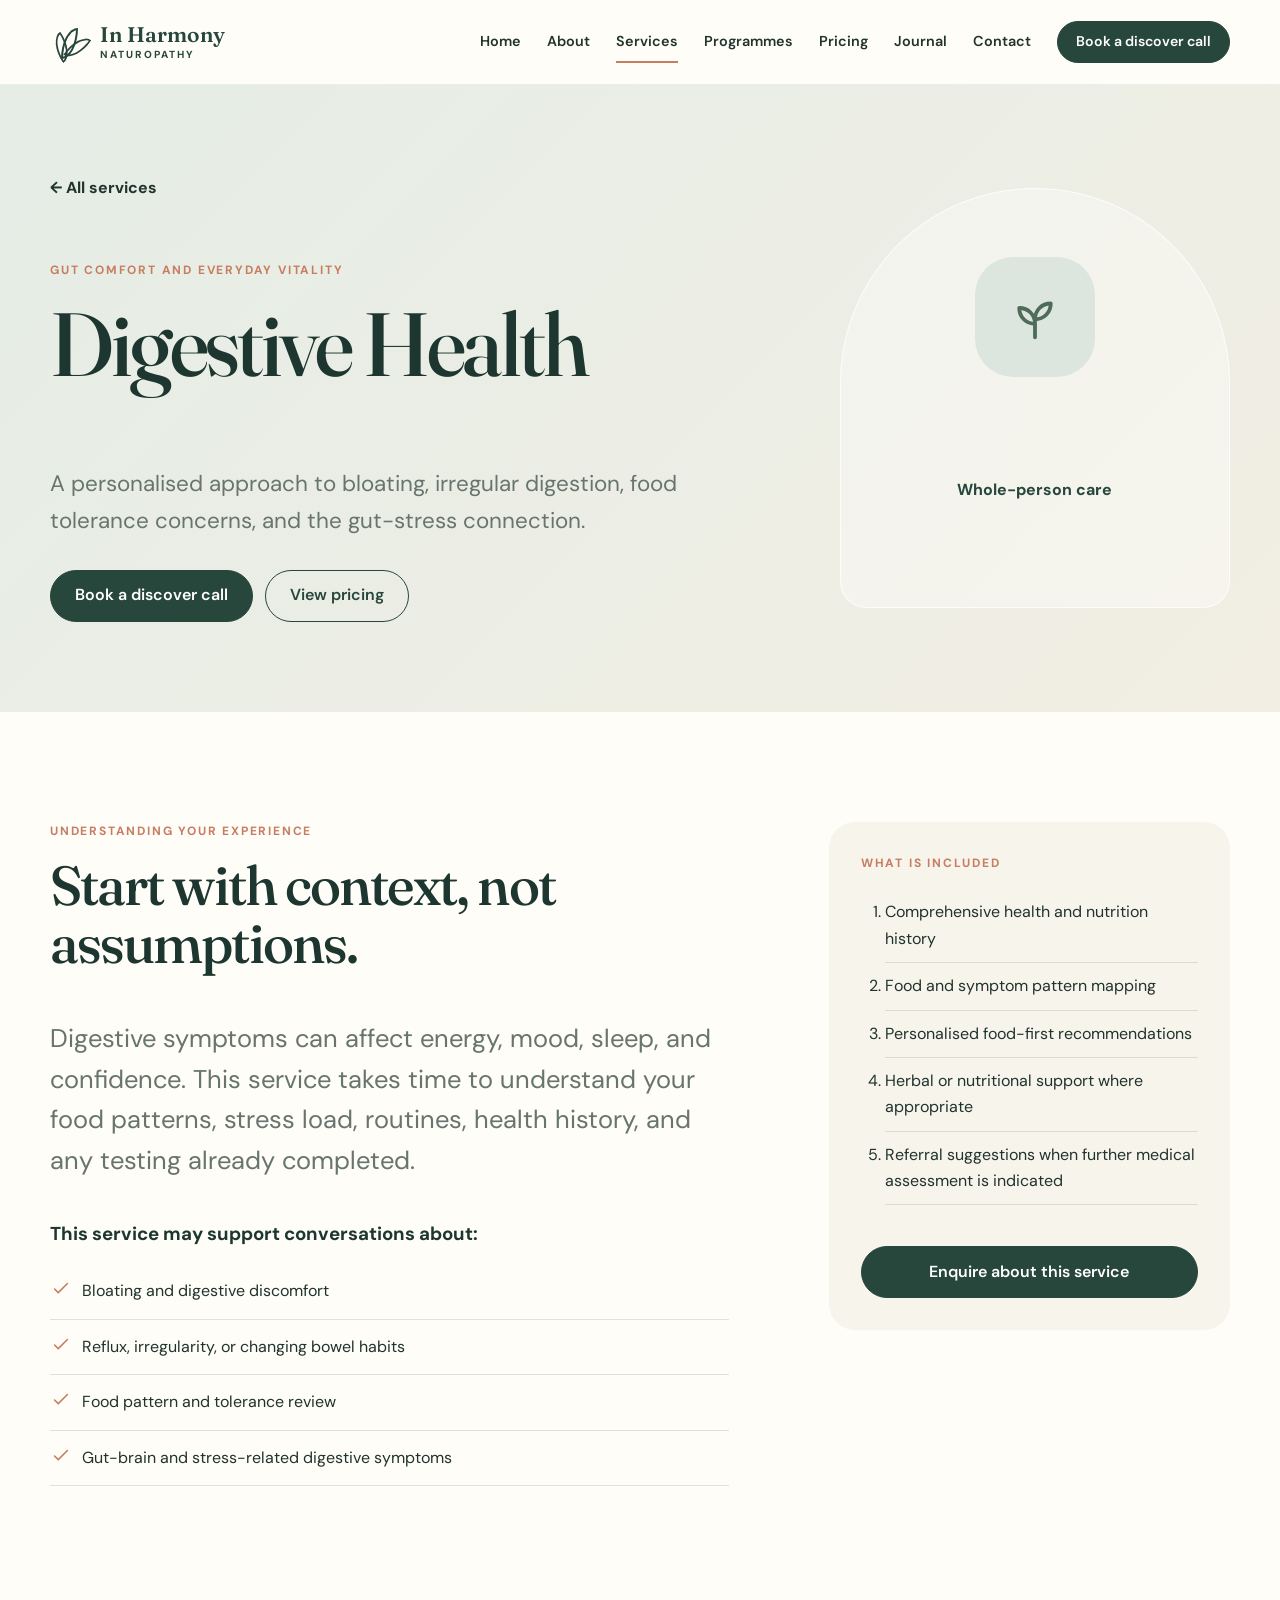
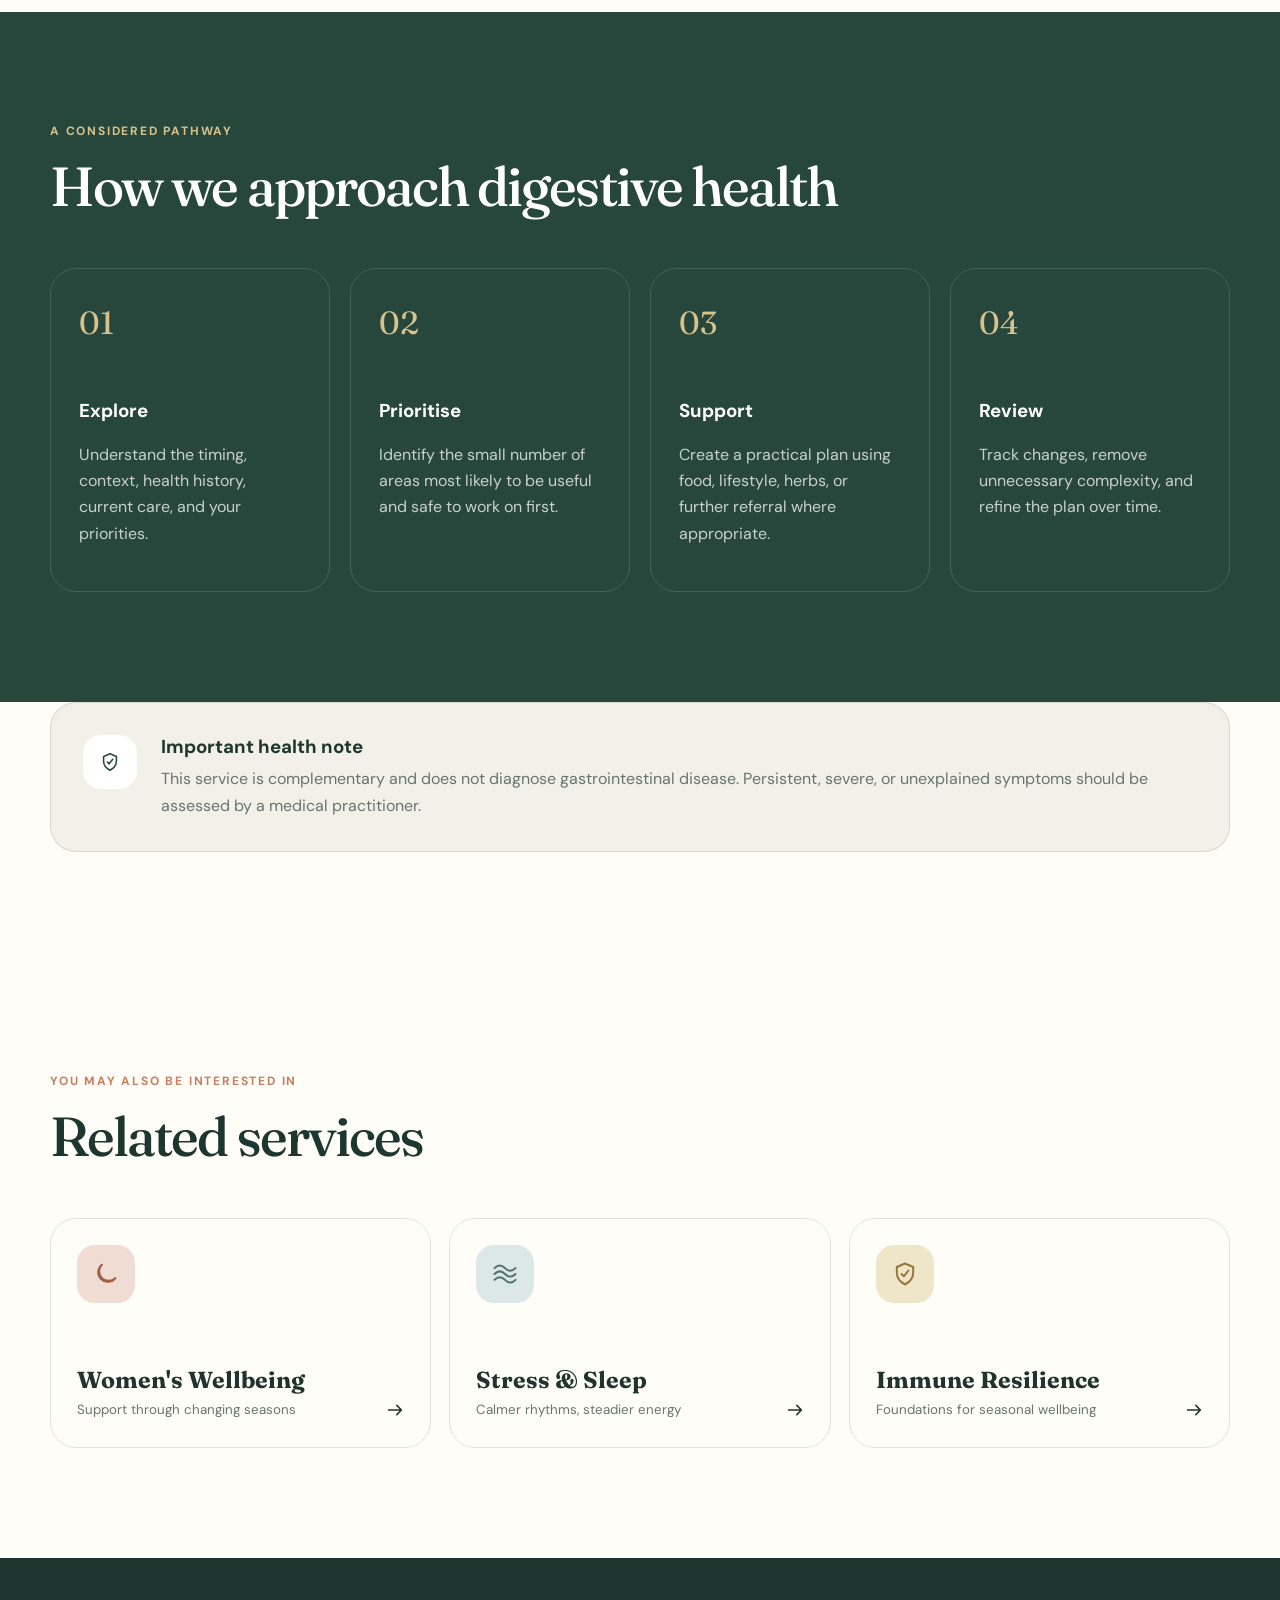
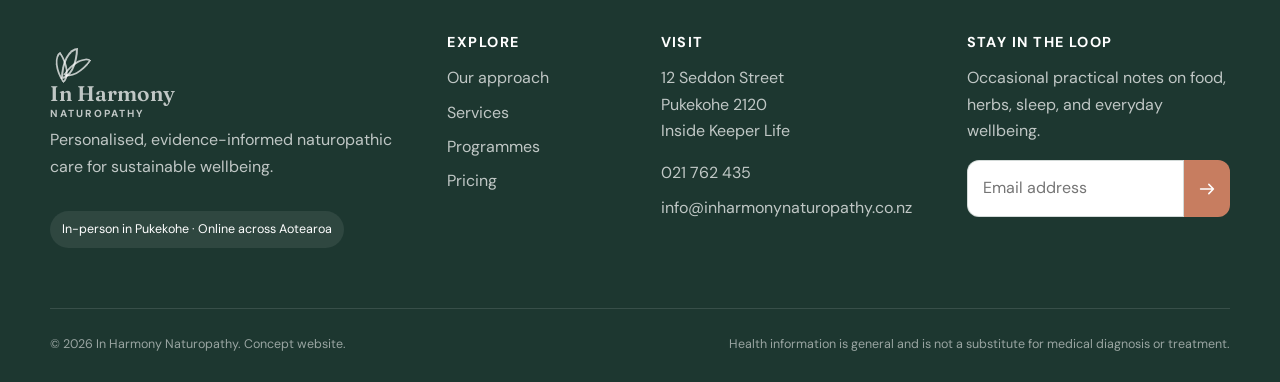
<file: services/digestive-health.html>
<!doctype html>
    <html lang="en-NZ">
    <head>
      <meta charset="utf-8">
      <meta name="viewport" content="width=device-width, initial-scale=1">
      <meta name="description" content="A personalised approach to bloating, irregular digestion, food tolerance concerns, and the gut-stress connection.">
      <meta name="theme-color" content="#27463c">
      <title>Digestive Health | In Harmony Naturopathy</title>
      <link rel="icon" href="../assets/favicon.svg" type="image/svg+xml">
      <link rel="stylesheet" href="../assets/styles.css">
      <script defer src="../assets/site.js"></script>
    </head>
    <body class="service-detail-page">
      <a class="skip-link" href="#main">Skip to content</a>
    <header class="site-header" data-header>
      <div class="container nav-shell">
        <a class="brand" href="../index.html" aria-label="In Harmony Naturopathy home">
          <span class="brand-mark"><span></span><span></span><span></span></span>
          <span class="brand-copy"><strong>In Harmony</strong><small>Naturopathy</small></span>
        </a>
        <button class="nav-toggle" type="button" aria-expanded="false" aria-controls="site-nav" data-nav-toggle>
          <span></span><span></span><span></span><span class="sr-only">Open menu</span>
        </button>
        <nav id="site-nav" class="site-nav" aria-label="Primary navigation" data-nav>
          <a href="../index.html">Home</a><a href="../about.html">About</a><a href="../services.html" class="active">Services</a><a href="../programmes.html">Programmes</a><a href="../pricing.html">Pricing</a><a href="../journal.html">Journal</a><a href="../contact.html">Contact</a>
          <a class="button button-small" href="../contact.html#book">Book a discover call</a>
        </nav>
      </div>
    </header>
      <main id="main">

<section class="service-detail-hero tone-bg-sage">
  <div class="container detail-hero-grid">
    <div class="reveal"><a class="back-link" href="../services.html">← All services</a><p class="eyebrow">Gut comfort and everyday vitality</p><h1>Digestive Health</h1><p class="lead">A personalised approach to bloating, irregular digestion, food tolerance concerns, and the gut-stress connection.</p><div class="button-row"><a class="button" href="../contact.html#book">Book a discover call</a><a class="button button-ghost" href="../pricing.html">View pricing</a></div></div>
    <div class="detail-symbol reveal delay-1"><div class="service-icon tone-sage"><svg class="icon" viewBox="0 0 24 24" fill="none" stroke="currentColor" stroke-width="1.7" stroke-linecap="round" stroke-linejoin="round" aria-hidden="true"><path d="M12 21v-8m0 0c0-4 3-7 7-7 0 4-3 7-7 7Zm0 2c0-4-3-7-7-7 0 4 3 7 7 7Z"/></svg></div><span>Whole-person care</span></div>
  </div>
</section>
<section class="section"><div class="container detail-content-grid"><div class="detail-main reveal"><p class="eyebrow">Understanding your experience</p><h2>Start with context, not assumptions.</h2><p class="large-copy">Digestive symptoms can affect energy, mood, sleep, and confidence. This service takes time to understand your food patterns, stress load, routines, health history, and any testing already completed.</p><h3>This service may support conversations about:</h3><ul class="support-list"><li><svg class="icon" viewBox="0 0 24 24" fill="none" stroke="currentColor" stroke-width="1.7" stroke-linecap="round" stroke-linejoin="round" aria-hidden="true"><path d="m5 12 4 4L19 6"/></svg> Bloating and digestive discomfort</li><li><svg class="icon" viewBox="0 0 24 24" fill="none" stroke="currentColor" stroke-width="1.7" stroke-linecap="round" stroke-linejoin="round" aria-hidden="true"><path d="m5 12 4 4L19 6"/></svg> Reflux, irregularity, or changing bowel habits</li><li><svg class="icon" viewBox="0 0 24 24" fill="none" stroke="currentColor" stroke-width="1.7" stroke-linecap="round" stroke-linejoin="round" aria-hidden="true"><path d="m5 12 4 4L19 6"/></svg> Food pattern and tolerance review</li><li><svg class="icon" viewBox="0 0 24 24" fill="none" stroke="currentColor" stroke-width="1.7" stroke-linecap="round" stroke-linejoin="round" aria-hidden="true"><path d="m5 12 4 4L19 6"/></svg> Gut-brain and stress-related digestive symptoms</li></ul></div><aside class="detail-aside reveal delay-1"><p class="eyebrow">What is included</p><ol><li>Comprehensive health and nutrition history</li><li>Food and symptom pattern mapping</li><li>Personalised food-first recommendations</li><li>Herbal or nutritional support where appropriate</li><li>Referral suggestions when further medical assessment is indicated</li></ol><a class="button" href="../contact.html#book">Enquire about this service</a></aside></div></section>
<section class="section method-section"><div class="container"><div class="section-heading reveal"><div><p class="eyebrow">A considered pathway</p><h2>How we approach digestive health</h2></div></div><div class="method-grid"><article class="reveal"><span>01</span><h3>Explore</h3><p>Understand the timing, context, health history, current care, and your priorities.</p></article><article class="reveal"><span>02</span><h3>Prioritise</h3><p>Identify the small number of areas most likely to be useful and safe to work on first.</p></article><article class="reveal"><span>03</span><h3>Support</h3><p>Create a practical plan using food, lifestyle, herbs, or further referral where appropriate.</p></article><article class="reveal"><span>04</span><h3>Review</h3><p>Track changes, remove unnecessary complexity, and refine the plan over time.</p></article></div></div></section>
<section class="section disclaimer-panel-section"><div class="container"><div class="disclaimer-panel reveal"><div><svg class="icon" viewBox="0 0 24 24" fill="none" stroke="currentColor" stroke-width="1.7" stroke-linecap="round" stroke-linejoin="round" aria-hidden="true"><path d="M12 3 5 6v5c0 5 3 8 7 10 4-2 7-5 7-10V6l-7-3Z"/><path d="m9 12 2 2 4-5"/></svg></div><div><h3>Important health note</h3><p>This service is complementary and does not diagnose gastrointestinal disease. Persistent, severe, or unexplained symptoms should be assessed by a medical practitioner.</p></div></div></div></section>
<section class="section related-section"><div class="container"><div class="section-heading reveal"><div><p class="eyebrow">You may also be interested in</p><h2>Related services</h2></div></div><div class="related-grid"><a class="related-card" href="womens-wellbeing.html"><span class="service-icon tone-clay"><svg class="icon" viewBox="0 0 24 24" fill="none" stroke="currentColor" stroke-width="1.7" stroke-linecap="round" stroke-linejoin="round" aria-hidden="true"><path d="M20 15.5A8 8 0 0 1 8.5 4 8.2 8.2 0 1 0 20 15.5Z"/></svg></span><strong>Women's Wellbeing</strong><small>Support through changing seasons</small><svg class="icon" viewBox="0 0 24 24" fill="none" stroke="currentColor" stroke-width="1.7" stroke-linecap="round" stroke-linejoin="round" aria-hidden="true"><path d="M5 12h14m-5-5 5 5-5 5"/></svg></a><a class="related-card" href="stress-sleep.html"><span class="service-icon tone-blue"><svg class="icon" viewBox="0 0 24 24" fill="none" stroke="currentColor" stroke-width="1.7" stroke-linecap="round" stroke-linejoin="round" aria-hidden="true"><path d="M3 7c3-3 6-3 9 0s6 3 9 0M3 12c3-3 6-3 9 0s6 3 9 0M3 17c3-3 6-3 9 0s6 3 9 0"/></svg></span><strong>Stress & Sleep</strong><small>Calmer rhythms, steadier energy</small><svg class="icon" viewBox="0 0 24 24" fill="none" stroke="currentColor" stroke-width="1.7" stroke-linecap="round" stroke-linejoin="round" aria-hidden="true"><path d="M5 12h14m-5-5 5 5-5 5"/></svg></a><a class="related-card" href="immune-resilience.html"><span class="service-icon tone-gold"><svg class="icon" viewBox="0 0 24 24" fill="none" stroke="currentColor" stroke-width="1.7" stroke-linecap="round" stroke-linejoin="round" aria-hidden="true"><path d="M12 3 5 6v5c0 5 3 8 7 10 4-2 7-5 7-10V6l-7-3Z"/><path d="m9 12 2 2 4-5"/></svg></span><strong>Immune Resilience</strong><small>Foundations for seasonal wellbeing</small><svg class="icon" viewBox="0 0 24 24" fill="none" stroke="currentColor" stroke-width="1.7" stroke-linecap="round" stroke-linejoin="round" aria-hidden="true"><path d="M5 12h14m-5-5 5 5-5 5"/></svg></a></div></div></section>

      </main>
      <footer class="site-footer">
  <div class="container footer-grid">
    <div>
      <a class="brand brand-light" href="../index.html">
        <span class="brand-mark"><span></span><span></span><span></span></span>
        <span class="brand-copy"><strong>In Harmony</strong><small>Naturopathy</small></span>
      </a>
      <p>Personalised, evidence-informed naturopathic care for sustainable wellbeing.</p>
      <div class="footer-badge">In-person in Pukekohe · Online across Aotearoa</div>
    </div>
    <div>
      <h3>Explore</h3>
      <a href="../about.html">Our approach</a>
      <a href="../services.html">Services</a>
      <a href="../programmes.html">Programmes</a>
      <a href="../pricing.html">Pricing</a>
    </div>
    <div>
      <h3>Visit</h3>
      <p>12 Seddon Street<br>Pukekohe 2120<br>Inside Keeper Life</p>
      <a href="tel:+6421762435">021 762 435</a>
      <a href="mailto:info@inharmonynaturopathy.co.nz">info@inharmonynaturopathy.co.nz</a>
    </div>
    <div>
      <h3>Stay in the loop</h3>
      <p>Occasional practical notes on food, herbs, sleep, and everyday wellbeing.</p>
      <form class="mini-form" data-demo-form>
        <label class="sr-only" for="footer-email">Email address</label>
        <input id="footer-email" name="email" type="email" placeholder="Email address" required>
        <button type="submit" aria-label="Subscribe"><svg class="icon" viewBox="0 0 24 24" fill="none" stroke="currentColor" stroke-width="1.7" stroke-linecap="round" stroke-linejoin="round" aria-hidden="true"><path d="M5 12h14m-5-5 5 5-5 5"/></svg></button>
        <span class="form-message" aria-live="polite"></span>
      </form>
    </div>
  </div>
  <div class="container footer-bottom">
    <p>© <span data-year></span> In Harmony Naturopathy. Concept website.</p>
    <p>Health information is general and is not a substitute for medical diagnosis or treatment.</p>
  </div>
</footer>
    </body>
    </html>
</file>
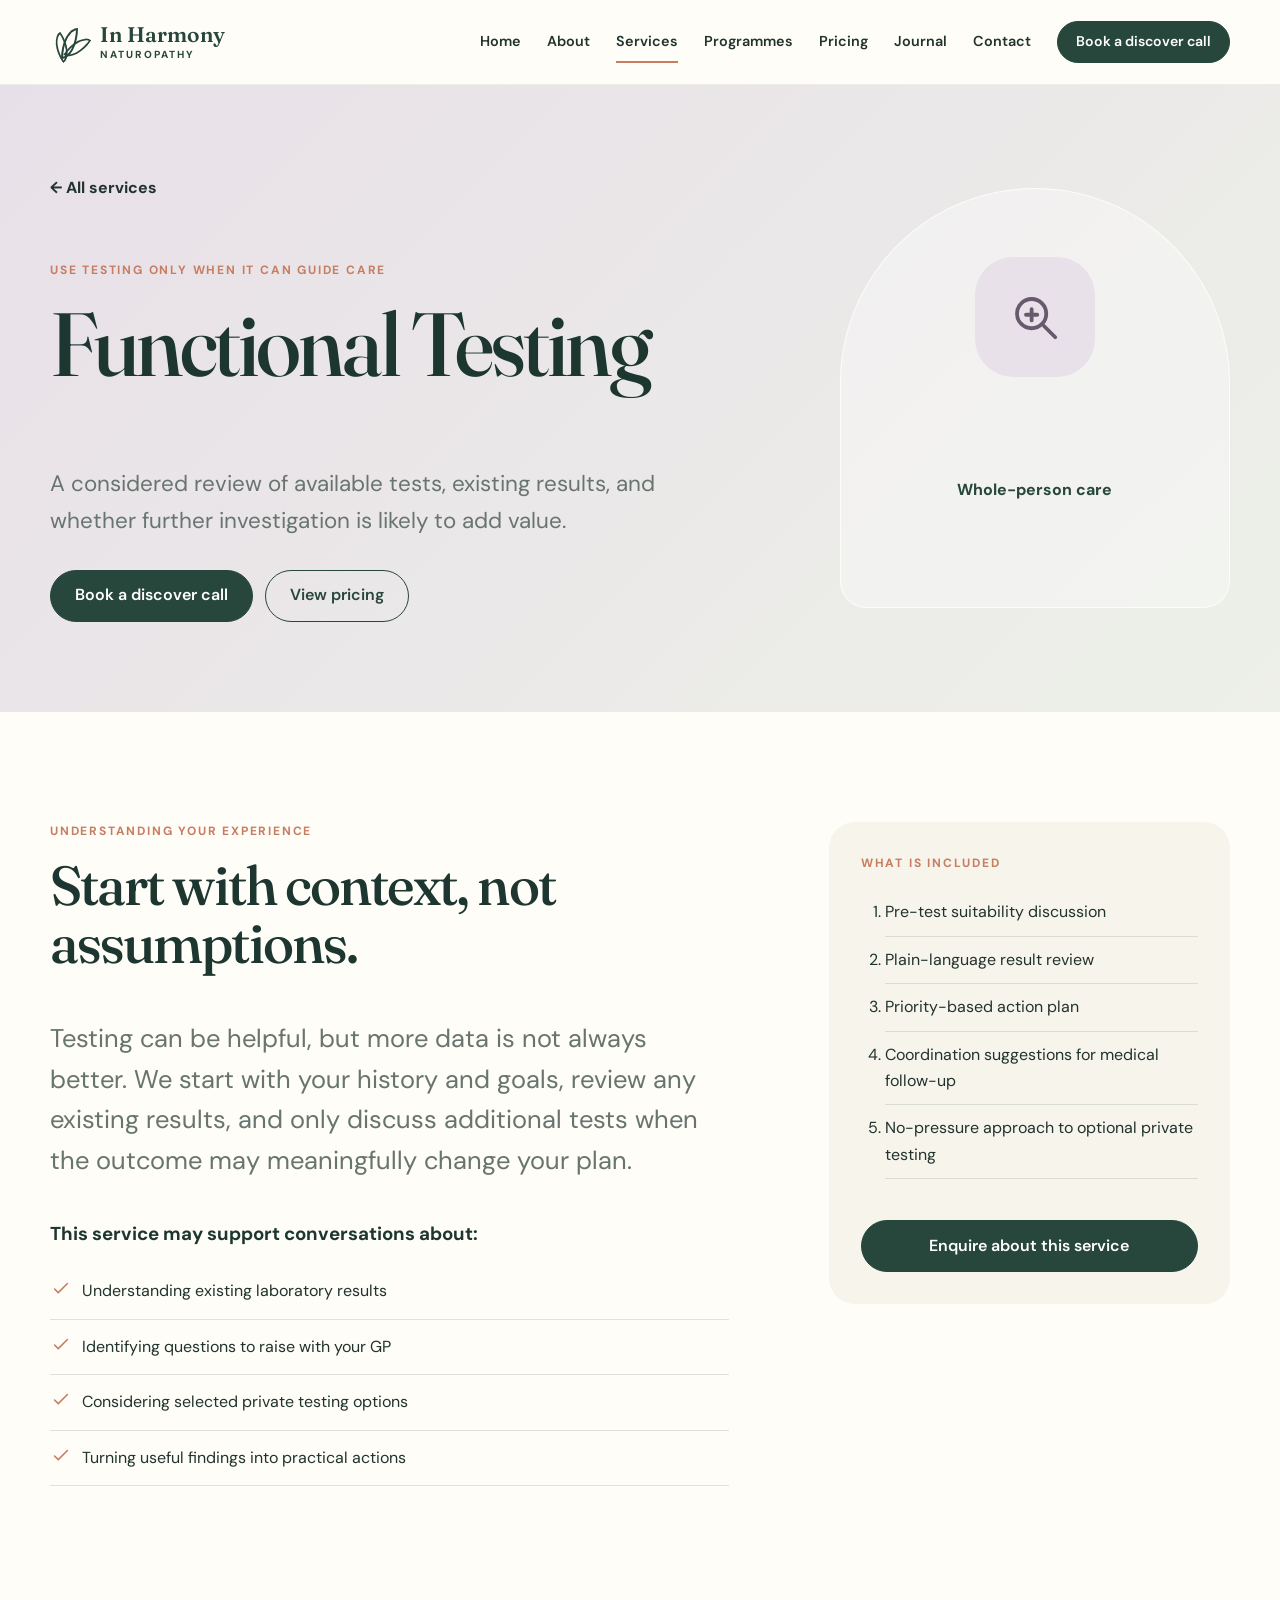
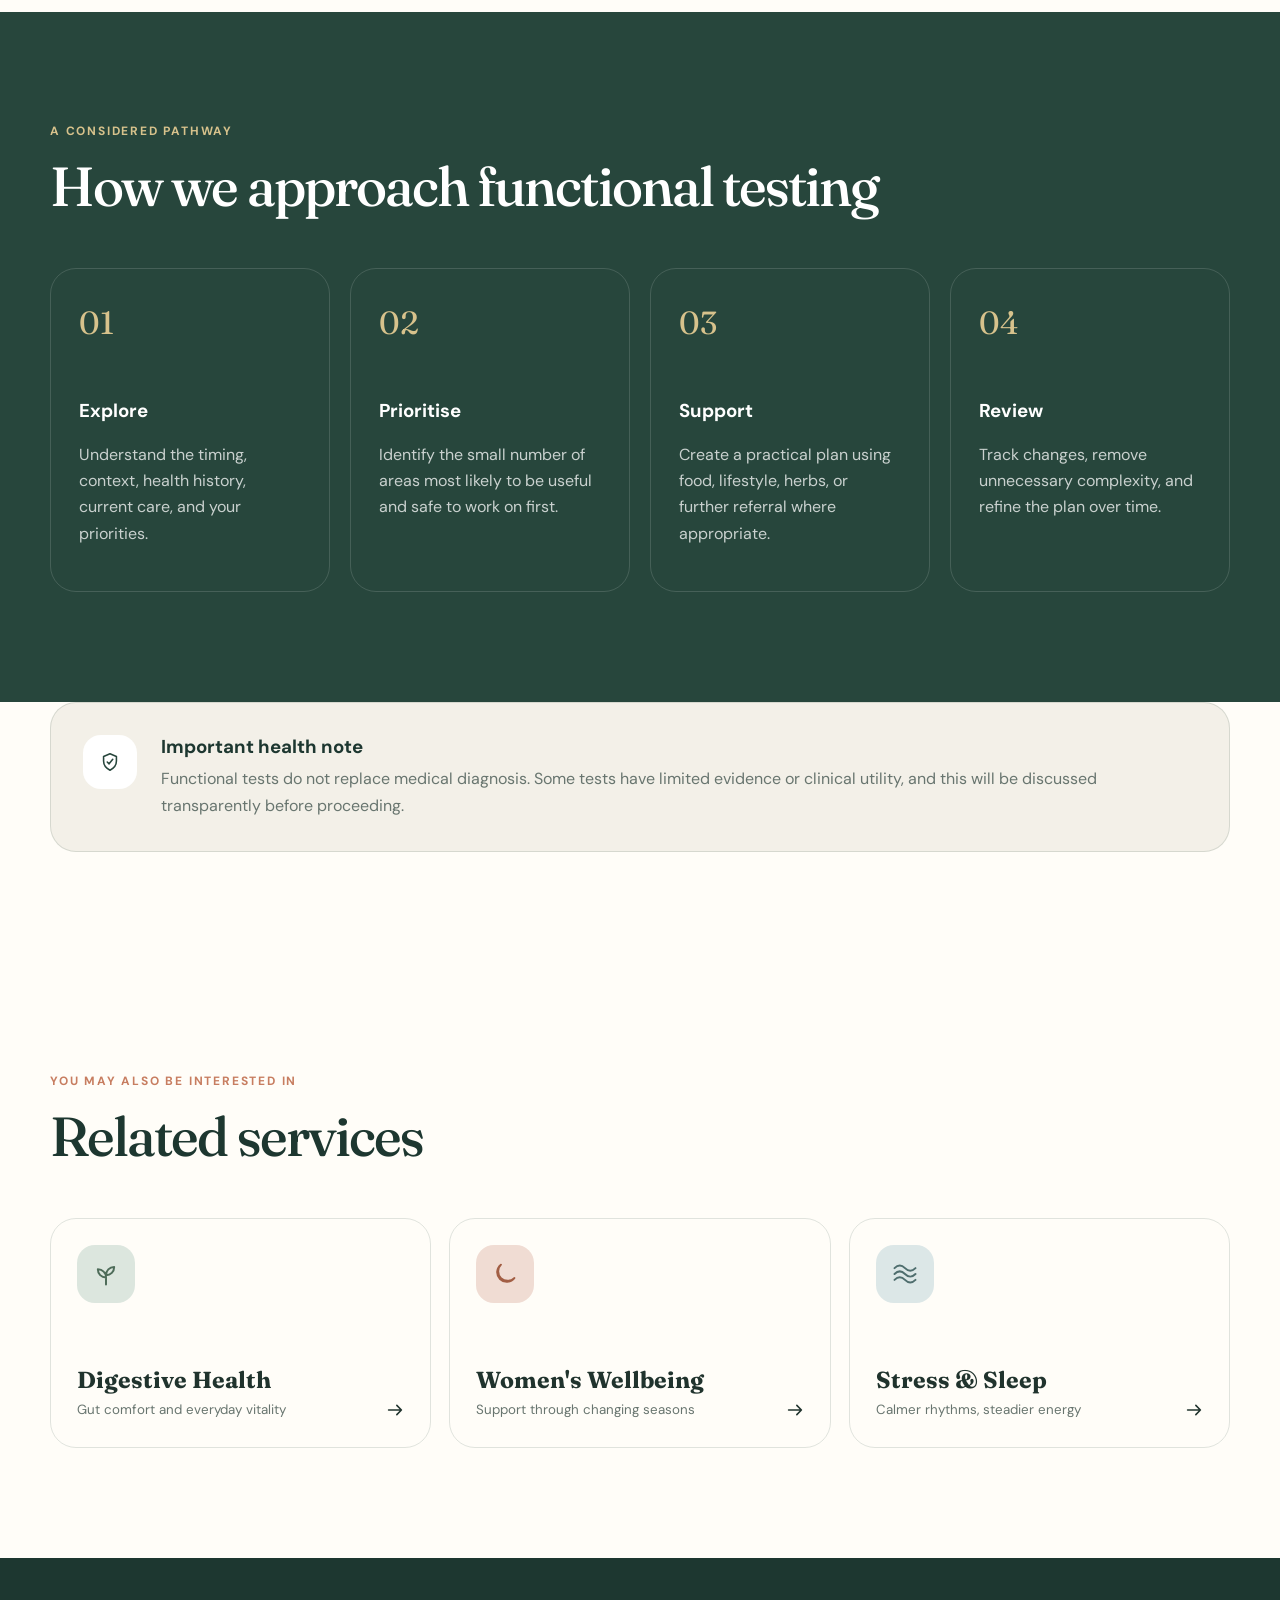
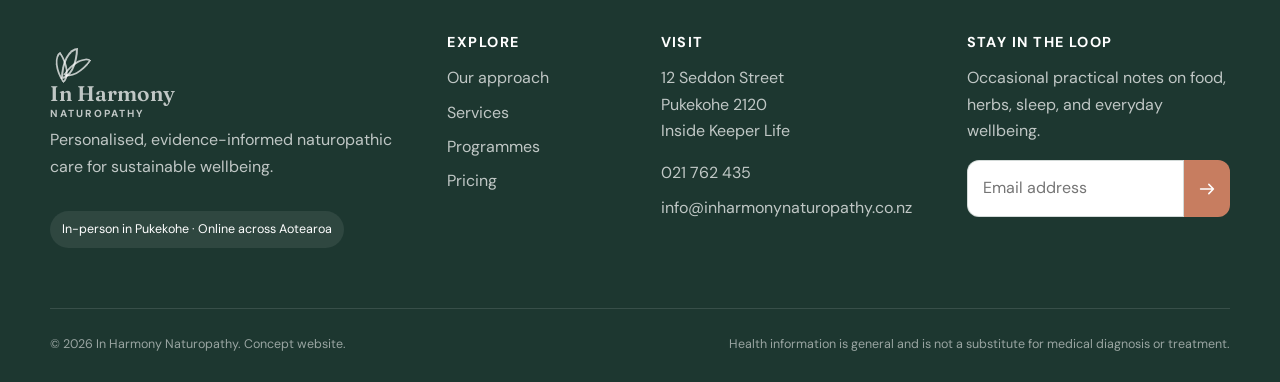
<file: services/functional-testing.html>
<!doctype html>
    <html lang="en-NZ">
    <head>
      <meta charset="utf-8">
      <meta name="viewport" content="width=device-width, initial-scale=1">
      <meta name="description" content="A considered review of available tests, existing results, and whether further investigation is likely to add value.">
      <meta name="theme-color" content="#27463c">
      <title>Functional Testing | In Harmony Naturopathy</title>
      <link rel="icon" href="../assets/favicon.svg" type="image/svg+xml">
      <link rel="stylesheet" href="../assets/styles.css">
      <script defer src="../assets/site.js"></script>
    </head>
    <body class="service-detail-page">
      <a class="skip-link" href="#main">Skip to content</a>
    <header class="site-header" data-header>
      <div class="container nav-shell">
        <a class="brand" href="../index.html" aria-label="In Harmony Naturopathy home">
          <span class="brand-mark"><span></span><span></span><span></span></span>
          <span class="brand-copy"><strong>In Harmony</strong><small>Naturopathy</small></span>
        </a>
        <button class="nav-toggle" type="button" aria-expanded="false" aria-controls="site-nav" data-nav-toggle>
          <span></span><span></span><span></span><span class="sr-only">Open menu</span>
        </button>
        <nav id="site-nav" class="site-nav" aria-label="Primary navigation" data-nav>
          <a href="../index.html">Home</a><a href="../about.html">About</a><a href="../services.html" class="active">Services</a><a href="../programmes.html">Programmes</a><a href="../pricing.html">Pricing</a><a href="../journal.html">Journal</a><a href="../contact.html">Contact</a>
          <a class="button button-small" href="../contact.html#book">Book a discover call</a>
        </nav>
      </div>
    </header>
      <main id="main">

<section class="service-detail-hero tone-bg-violet">
  <div class="container detail-hero-grid">
    <div class="reveal"><a class="back-link" href="../services.html">← All services</a><p class="eyebrow">Use testing only when it can guide care</p><h1>Functional Testing</h1><p class="lead">A considered review of available tests, existing results, and whether further investigation is likely to add value.</p><div class="button-row"><a class="button" href="../contact.html#book">Book a discover call</a><a class="button button-ghost" href="../pricing.html">View pricing</a></div></div>
    <div class="detail-symbol reveal delay-1"><div class="service-icon tone-violet"><svg class="icon" viewBox="0 0 24 24" fill="none" stroke="currentColor" stroke-width="1.7" stroke-linecap="round" stroke-linejoin="round" aria-hidden="true"><circle cx="10.5" cy="10.5" r="6.5"/><path d="m16 16 5 5M8 11h5m-2.5-2.5v5"/></svg></div><span>Whole-person care</span></div>
  </div>
</section>
<section class="section"><div class="container detail-content-grid"><div class="detail-main reveal"><p class="eyebrow">Understanding your experience</p><h2>Start with context, not assumptions.</h2><p class="large-copy">Testing can be helpful, but more data is not always better. We start with your history and goals, review any existing results, and only discuss additional tests when the outcome may meaningfully change your plan.</p><h3>This service may support conversations about:</h3><ul class="support-list"><li><svg class="icon" viewBox="0 0 24 24" fill="none" stroke="currentColor" stroke-width="1.7" stroke-linecap="round" stroke-linejoin="round" aria-hidden="true"><path d="m5 12 4 4L19 6"/></svg> Understanding existing laboratory results</li><li><svg class="icon" viewBox="0 0 24 24" fill="none" stroke="currentColor" stroke-width="1.7" stroke-linecap="round" stroke-linejoin="round" aria-hidden="true"><path d="m5 12 4 4L19 6"/></svg> Identifying questions to raise with your GP</li><li><svg class="icon" viewBox="0 0 24 24" fill="none" stroke="currentColor" stroke-width="1.7" stroke-linecap="round" stroke-linejoin="round" aria-hidden="true"><path d="m5 12 4 4L19 6"/></svg> Considering selected private testing options</li><li><svg class="icon" viewBox="0 0 24 24" fill="none" stroke="currentColor" stroke-width="1.7" stroke-linecap="round" stroke-linejoin="round" aria-hidden="true"><path d="m5 12 4 4L19 6"/></svg> Turning useful findings into practical actions</li></ul></div><aside class="detail-aside reveal delay-1"><p class="eyebrow">What is included</p><ol><li>Pre-test suitability discussion</li><li>Plain-language result review</li><li>Priority-based action plan</li><li>Coordination suggestions for medical follow-up</li><li>No-pressure approach to optional private testing</li></ol><a class="button" href="../contact.html#book">Enquire about this service</a></aside></div></section>
<section class="section method-section"><div class="container"><div class="section-heading reveal"><div><p class="eyebrow">A considered pathway</p><h2>How we approach functional testing</h2></div></div><div class="method-grid"><article class="reveal"><span>01</span><h3>Explore</h3><p>Understand the timing, context, health history, current care, and your priorities.</p></article><article class="reveal"><span>02</span><h3>Prioritise</h3><p>Identify the small number of areas most likely to be useful and safe to work on first.</p></article><article class="reveal"><span>03</span><h3>Support</h3><p>Create a practical plan using food, lifestyle, herbs, or further referral where appropriate.</p></article><article class="reveal"><span>04</span><h3>Review</h3><p>Track changes, remove unnecessary complexity, and refine the plan over time.</p></article></div></div></section>
<section class="section disclaimer-panel-section"><div class="container"><div class="disclaimer-panel reveal"><div><svg class="icon" viewBox="0 0 24 24" fill="none" stroke="currentColor" stroke-width="1.7" stroke-linecap="round" stroke-linejoin="round" aria-hidden="true"><path d="M12 3 5 6v5c0 5 3 8 7 10 4-2 7-5 7-10V6l-7-3Z"/><path d="m9 12 2 2 4-5"/></svg></div><div><h3>Important health note</h3><p>Functional tests do not replace medical diagnosis. Some tests have limited evidence or clinical utility, and this will be discussed transparently before proceeding.</p></div></div></div></section>
<section class="section related-section"><div class="container"><div class="section-heading reveal"><div><p class="eyebrow">You may also be interested in</p><h2>Related services</h2></div></div><div class="related-grid"><a class="related-card" href="digestive-health.html"><span class="service-icon tone-sage"><svg class="icon" viewBox="0 0 24 24" fill="none" stroke="currentColor" stroke-width="1.7" stroke-linecap="round" stroke-linejoin="round" aria-hidden="true"><path d="M12 21v-8m0 0c0-4 3-7 7-7 0 4-3 7-7 7Zm0 2c0-4-3-7-7-7 0 4 3 7 7 7Z"/></svg></span><strong>Digestive Health</strong><small>Gut comfort and everyday vitality</small><svg class="icon" viewBox="0 0 24 24" fill="none" stroke="currentColor" stroke-width="1.7" stroke-linecap="round" stroke-linejoin="round" aria-hidden="true"><path d="M5 12h14m-5-5 5 5-5 5"/></svg></a><a class="related-card" href="womens-wellbeing.html"><span class="service-icon tone-clay"><svg class="icon" viewBox="0 0 24 24" fill="none" stroke="currentColor" stroke-width="1.7" stroke-linecap="round" stroke-linejoin="round" aria-hidden="true"><path d="M20 15.5A8 8 0 0 1 8.5 4 8.2 8.2 0 1 0 20 15.5Z"/></svg></span><strong>Women's Wellbeing</strong><small>Support through changing seasons</small><svg class="icon" viewBox="0 0 24 24" fill="none" stroke="currentColor" stroke-width="1.7" stroke-linecap="round" stroke-linejoin="round" aria-hidden="true"><path d="M5 12h14m-5-5 5 5-5 5"/></svg></a><a class="related-card" href="stress-sleep.html"><span class="service-icon tone-blue"><svg class="icon" viewBox="0 0 24 24" fill="none" stroke="currentColor" stroke-width="1.7" stroke-linecap="round" stroke-linejoin="round" aria-hidden="true"><path d="M3 7c3-3 6-3 9 0s6 3 9 0M3 12c3-3 6-3 9 0s6 3 9 0M3 17c3-3 6-3 9 0s6 3 9 0"/></svg></span><strong>Stress & Sleep</strong><small>Calmer rhythms, steadier energy</small><svg class="icon" viewBox="0 0 24 24" fill="none" stroke="currentColor" stroke-width="1.7" stroke-linecap="round" stroke-linejoin="round" aria-hidden="true"><path d="M5 12h14m-5-5 5 5-5 5"/></svg></a></div></div></section>

      </main>
      <footer class="site-footer">
  <div class="container footer-grid">
    <div>
      <a class="brand brand-light" href="../index.html">
        <span class="brand-mark"><span></span><span></span><span></span></span>
        <span class="brand-copy"><strong>In Harmony</strong><small>Naturopathy</small></span>
      </a>
      <p>Personalised, evidence-informed naturopathic care for sustainable wellbeing.</p>
      <div class="footer-badge">In-person in Pukekohe · Online across Aotearoa</div>
    </div>
    <div>
      <h3>Explore</h3>
      <a href="../about.html">Our approach</a>
      <a href="../services.html">Services</a>
      <a href="../programmes.html">Programmes</a>
      <a href="../pricing.html">Pricing</a>
    </div>
    <div>
      <h3>Visit</h3>
      <p>12 Seddon Street<br>Pukekohe 2120<br>Inside Keeper Life</p>
      <a href="tel:+6421762435">021 762 435</a>
      <a href="mailto:info@inharmonynaturopathy.co.nz">info@inharmonynaturopathy.co.nz</a>
    </div>
    <div>
      <h3>Stay in the loop</h3>
      <p>Occasional practical notes on food, herbs, sleep, and everyday wellbeing.</p>
      <form class="mini-form" data-demo-form>
        <label class="sr-only" for="footer-email">Email address</label>
        <input id="footer-email" name="email" type="email" placeholder="Email address" required>
        <button type="submit" aria-label="Subscribe"><svg class="icon" viewBox="0 0 24 24" fill="none" stroke="currentColor" stroke-width="1.7" stroke-linecap="round" stroke-linejoin="round" aria-hidden="true"><path d="M5 12h14m-5-5 5 5-5 5"/></svg></button>
        <span class="form-message" aria-live="polite"></span>
      </form>
    </div>
  </div>
  <div class="container footer-bottom">
    <p>© <span data-year></span> In Harmony Naturopathy. Concept website.</p>
    <p>Health information is general and is not a substitute for medical diagnosis or treatment.</p>
  </div>
</footer>
    </body>
    </html>
</file>
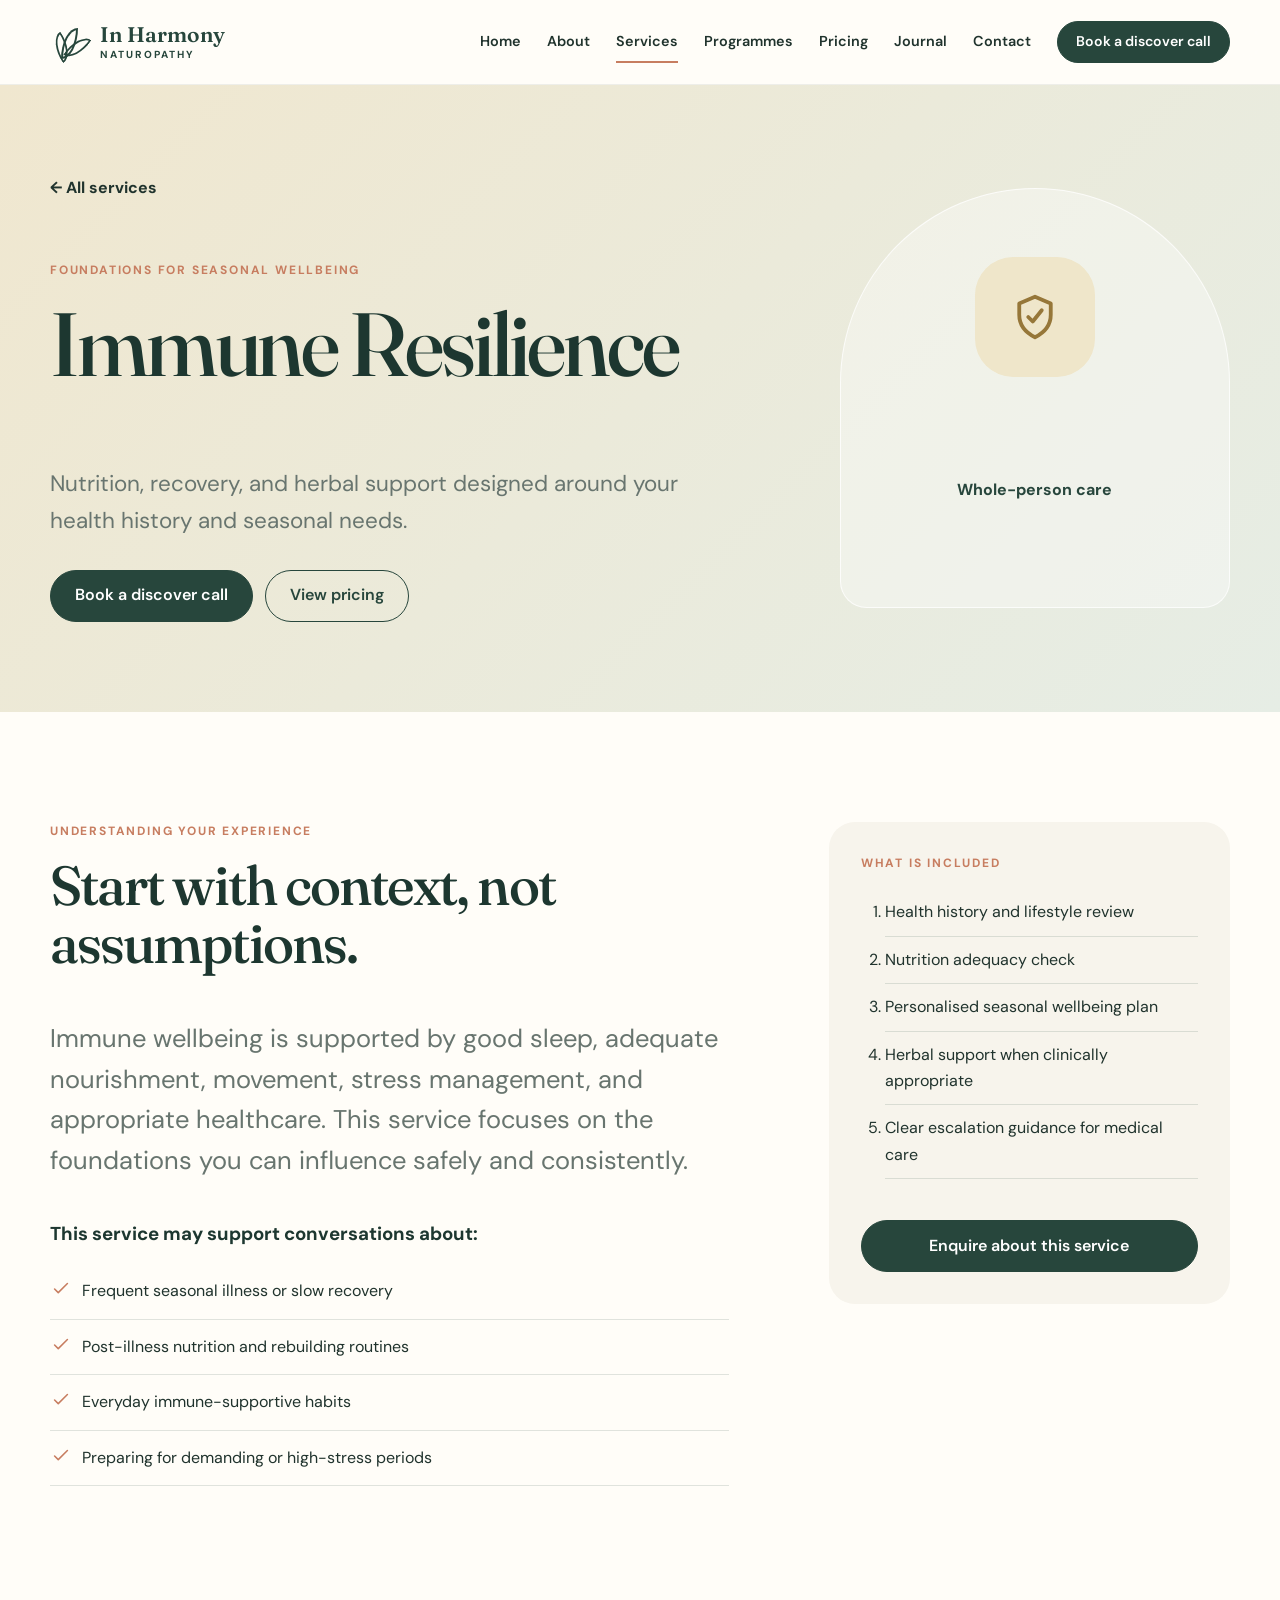
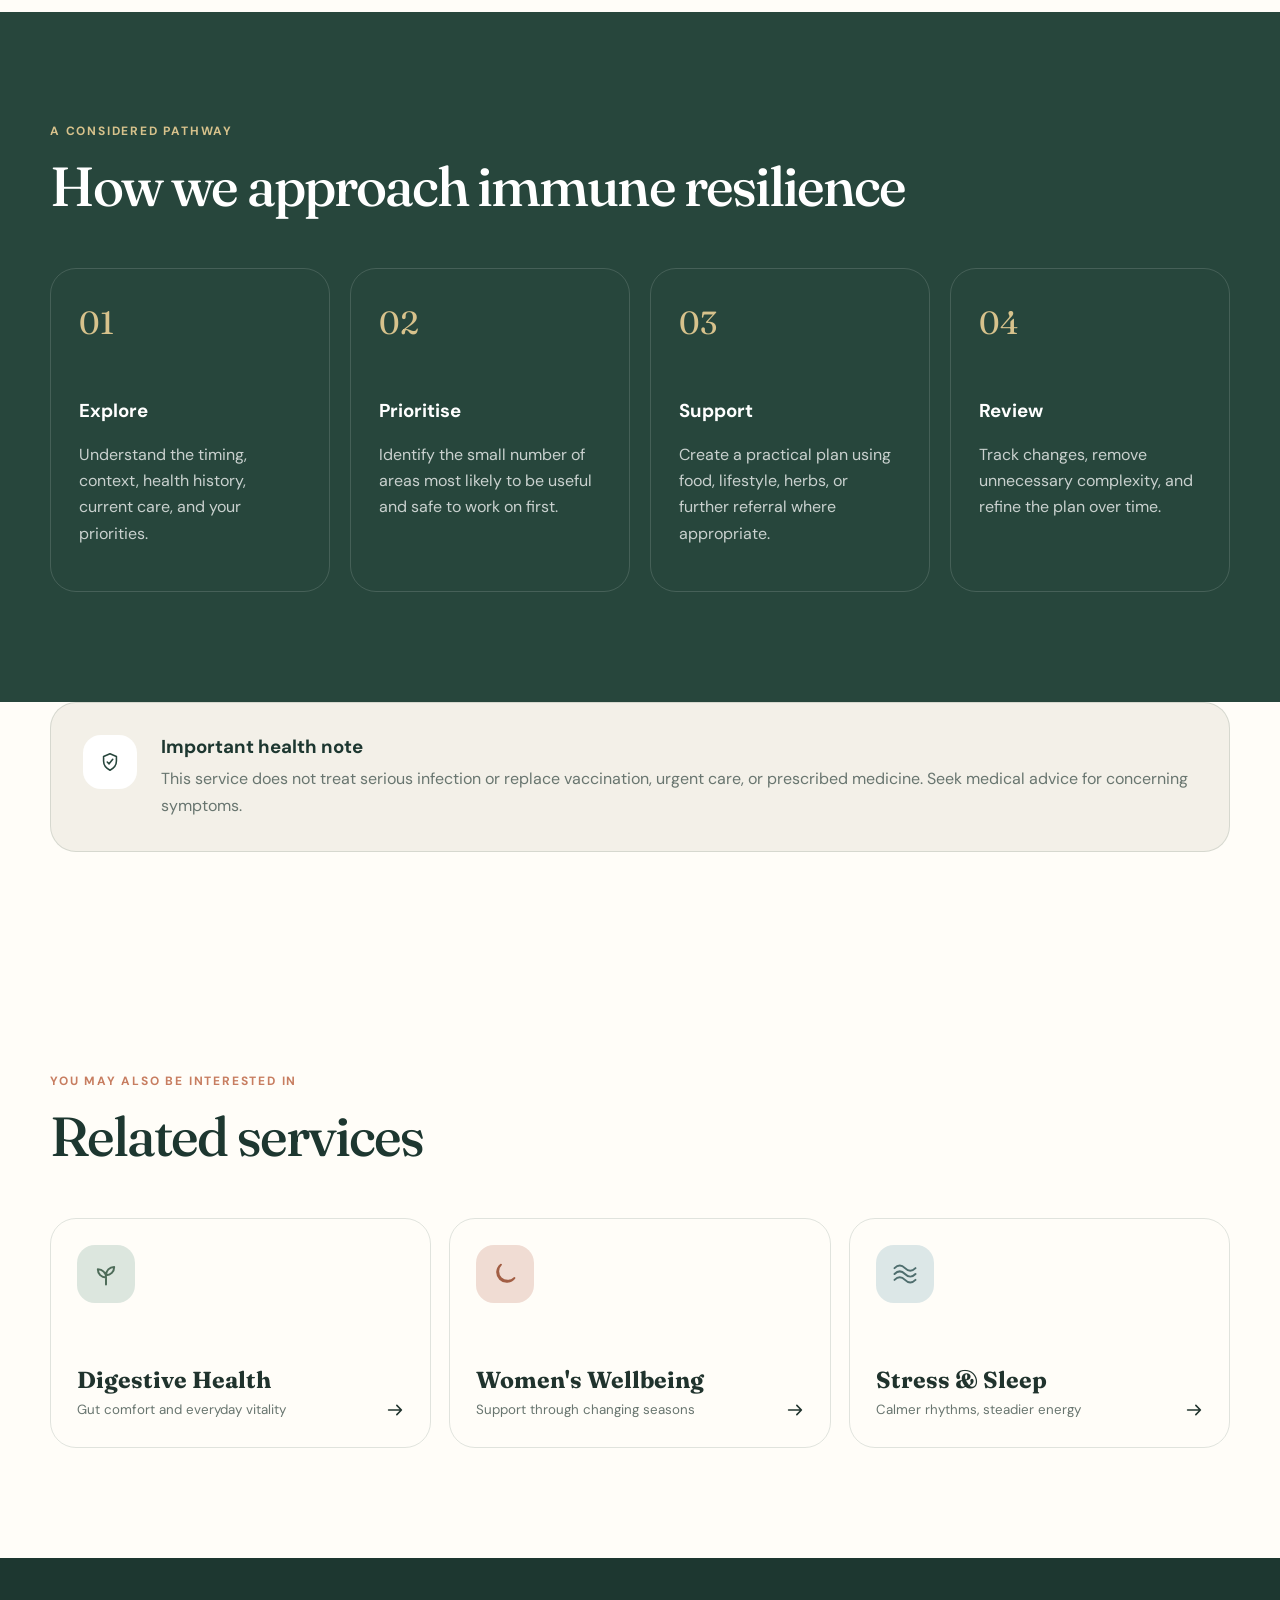
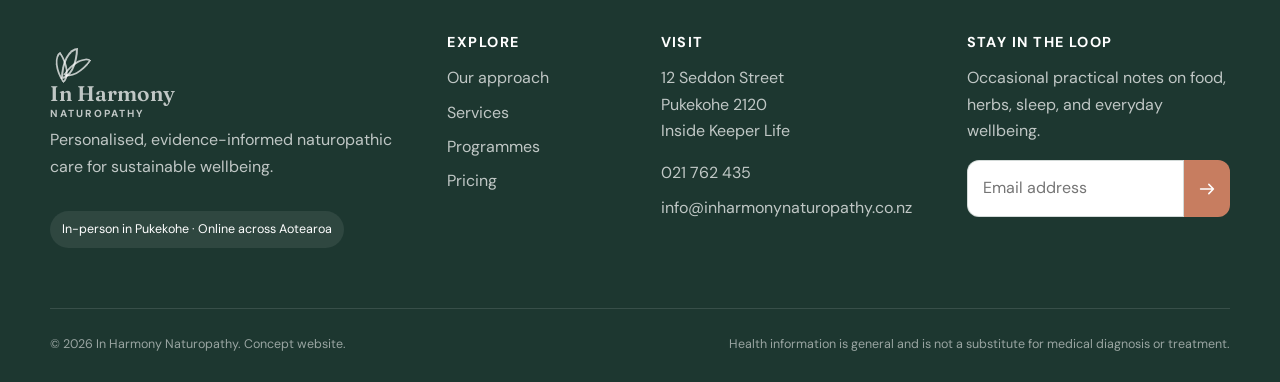
<file: services/immune-resilience.html>
<!doctype html>
    <html lang="en-NZ">
    <head>
      <meta charset="utf-8">
      <meta name="viewport" content="width=device-width, initial-scale=1">
      <meta name="description" content="Nutrition, recovery, and herbal support designed around your health history and seasonal needs.">
      <meta name="theme-color" content="#27463c">
      <title>Immune Resilience | In Harmony Naturopathy</title>
      <link rel="icon" href="../assets/favicon.svg" type="image/svg+xml">
      <link rel="stylesheet" href="../assets/styles.css">
      <script defer src="../assets/site.js"></script>
    </head>
    <body class="service-detail-page">
      <a class="skip-link" href="#main">Skip to content</a>
    <header class="site-header" data-header>
      <div class="container nav-shell">
        <a class="brand" href="../index.html" aria-label="In Harmony Naturopathy home">
          <span class="brand-mark"><span></span><span></span><span></span></span>
          <span class="brand-copy"><strong>In Harmony</strong><small>Naturopathy</small></span>
        </a>
        <button class="nav-toggle" type="button" aria-expanded="false" aria-controls="site-nav" data-nav-toggle>
          <span></span><span></span><span></span><span class="sr-only">Open menu</span>
        </button>
        <nav id="site-nav" class="site-nav" aria-label="Primary navigation" data-nav>
          <a href="../index.html">Home</a><a href="../about.html">About</a><a href="../services.html" class="active">Services</a><a href="../programmes.html">Programmes</a><a href="../pricing.html">Pricing</a><a href="../journal.html">Journal</a><a href="../contact.html">Contact</a>
          <a class="button button-small" href="../contact.html#book">Book a discover call</a>
        </nav>
      </div>
    </header>
      <main id="main">

<section class="service-detail-hero tone-bg-gold">
  <div class="container detail-hero-grid">
    <div class="reveal"><a class="back-link" href="../services.html">← All services</a><p class="eyebrow">Foundations for seasonal wellbeing</p><h1>Immune Resilience</h1><p class="lead">Nutrition, recovery, and herbal support designed around your health history and seasonal needs.</p><div class="button-row"><a class="button" href="../contact.html#book">Book a discover call</a><a class="button button-ghost" href="../pricing.html">View pricing</a></div></div>
    <div class="detail-symbol reveal delay-1"><div class="service-icon tone-gold"><svg class="icon" viewBox="0 0 24 24" fill="none" stroke="currentColor" stroke-width="1.7" stroke-linecap="round" stroke-linejoin="round" aria-hidden="true"><path d="M12 3 5 6v5c0 5 3 8 7 10 4-2 7-5 7-10V6l-7-3Z"/><path d="m9 12 2 2 4-5"/></svg></div><span>Whole-person care</span></div>
  </div>
</section>
<section class="section"><div class="container detail-content-grid"><div class="detail-main reveal"><p class="eyebrow">Understanding your experience</p><h2>Start with context, not assumptions.</h2><p class="large-copy">Immune wellbeing is supported by good sleep, adequate nourishment, movement, stress management, and appropriate healthcare. This service focuses on the foundations you can influence safely and consistently.</p><h3>This service may support conversations about:</h3><ul class="support-list"><li><svg class="icon" viewBox="0 0 24 24" fill="none" stroke="currentColor" stroke-width="1.7" stroke-linecap="round" stroke-linejoin="round" aria-hidden="true"><path d="m5 12 4 4L19 6"/></svg> Frequent seasonal illness or slow recovery</li><li><svg class="icon" viewBox="0 0 24 24" fill="none" stroke="currentColor" stroke-width="1.7" stroke-linecap="round" stroke-linejoin="round" aria-hidden="true"><path d="m5 12 4 4L19 6"/></svg> Post-illness nutrition and rebuilding routines</li><li><svg class="icon" viewBox="0 0 24 24" fill="none" stroke="currentColor" stroke-width="1.7" stroke-linecap="round" stroke-linejoin="round" aria-hidden="true"><path d="m5 12 4 4L19 6"/></svg> Everyday immune-supportive habits</li><li><svg class="icon" viewBox="0 0 24 24" fill="none" stroke="currentColor" stroke-width="1.7" stroke-linecap="round" stroke-linejoin="round" aria-hidden="true"><path d="m5 12 4 4L19 6"/></svg> Preparing for demanding or high-stress periods</li></ul></div><aside class="detail-aside reveal delay-1"><p class="eyebrow">What is included</p><ol><li>Health history and lifestyle review</li><li>Nutrition adequacy check</li><li>Personalised seasonal wellbeing plan</li><li>Herbal support when clinically appropriate</li><li>Clear escalation guidance for medical care</li></ol><a class="button" href="../contact.html#book">Enquire about this service</a></aside></div></section>
<section class="section method-section"><div class="container"><div class="section-heading reveal"><div><p class="eyebrow">A considered pathway</p><h2>How we approach immune resilience</h2></div></div><div class="method-grid"><article class="reveal"><span>01</span><h3>Explore</h3><p>Understand the timing, context, health history, current care, and your priorities.</p></article><article class="reveal"><span>02</span><h3>Prioritise</h3><p>Identify the small number of areas most likely to be useful and safe to work on first.</p></article><article class="reveal"><span>03</span><h3>Support</h3><p>Create a practical plan using food, lifestyle, herbs, or further referral where appropriate.</p></article><article class="reveal"><span>04</span><h3>Review</h3><p>Track changes, remove unnecessary complexity, and refine the plan over time.</p></article></div></div></section>
<section class="section disclaimer-panel-section"><div class="container"><div class="disclaimer-panel reveal"><div><svg class="icon" viewBox="0 0 24 24" fill="none" stroke="currentColor" stroke-width="1.7" stroke-linecap="round" stroke-linejoin="round" aria-hidden="true"><path d="M12 3 5 6v5c0 5 3 8 7 10 4-2 7-5 7-10V6l-7-3Z"/><path d="m9 12 2 2 4-5"/></svg></div><div><h3>Important health note</h3><p>This service does not treat serious infection or replace vaccination, urgent care, or prescribed medicine. Seek medical advice for concerning symptoms.</p></div></div></div></section>
<section class="section related-section"><div class="container"><div class="section-heading reveal"><div><p class="eyebrow">You may also be interested in</p><h2>Related services</h2></div></div><div class="related-grid"><a class="related-card" href="digestive-health.html"><span class="service-icon tone-sage"><svg class="icon" viewBox="0 0 24 24" fill="none" stroke="currentColor" stroke-width="1.7" stroke-linecap="round" stroke-linejoin="round" aria-hidden="true"><path d="M12 21v-8m0 0c0-4 3-7 7-7 0 4-3 7-7 7Zm0 2c0-4-3-7-7-7 0 4 3 7 7 7Z"/></svg></span><strong>Digestive Health</strong><small>Gut comfort and everyday vitality</small><svg class="icon" viewBox="0 0 24 24" fill="none" stroke="currentColor" stroke-width="1.7" stroke-linecap="round" stroke-linejoin="round" aria-hidden="true"><path d="M5 12h14m-5-5 5 5-5 5"/></svg></a><a class="related-card" href="womens-wellbeing.html"><span class="service-icon tone-clay"><svg class="icon" viewBox="0 0 24 24" fill="none" stroke="currentColor" stroke-width="1.7" stroke-linecap="round" stroke-linejoin="round" aria-hidden="true"><path d="M20 15.5A8 8 0 0 1 8.5 4 8.2 8.2 0 1 0 20 15.5Z"/></svg></span><strong>Women's Wellbeing</strong><small>Support through changing seasons</small><svg class="icon" viewBox="0 0 24 24" fill="none" stroke="currentColor" stroke-width="1.7" stroke-linecap="round" stroke-linejoin="round" aria-hidden="true"><path d="M5 12h14m-5-5 5 5-5 5"/></svg></a><a class="related-card" href="stress-sleep.html"><span class="service-icon tone-blue"><svg class="icon" viewBox="0 0 24 24" fill="none" stroke="currentColor" stroke-width="1.7" stroke-linecap="round" stroke-linejoin="round" aria-hidden="true"><path d="M3 7c3-3 6-3 9 0s6 3 9 0M3 12c3-3 6-3 9 0s6 3 9 0M3 17c3-3 6-3 9 0s6 3 9 0"/></svg></span><strong>Stress & Sleep</strong><small>Calmer rhythms, steadier energy</small><svg class="icon" viewBox="0 0 24 24" fill="none" stroke="currentColor" stroke-width="1.7" stroke-linecap="round" stroke-linejoin="round" aria-hidden="true"><path d="M5 12h14m-5-5 5 5-5 5"/></svg></a></div></div></section>

      </main>
      <footer class="site-footer">
  <div class="container footer-grid">
    <div>
      <a class="brand brand-light" href="../index.html">
        <span class="brand-mark"><span></span><span></span><span></span></span>
        <span class="brand-copy"><strong>In Harmony</strong><small>Naturopathy</small></span>
      </a>
      <p>Personalised, evidence-informed naturopathic care for sustainable wellbeing.</p>
      <div class="footer-badge">In-person in Pukekohe · Online across Aotearoa</div>
    </div>
    <div>
      <h3>Explore</h3>
      <a href="../about.html">Our approach</a>
      <a href="../services.html">Services</a>
      <a href="../programmes.html">Programmes</a>
      <a href="../pricing.html">Pricing</a>
    </div>
    <div>
      <h3>Visit</h3>
      <p>12 Seddon Street<br>Pukekohe 2120<br>Inside Keeper Life</p>
      <a href="tel:+6421762435">021 762 435</a>
      <a href="mailto:info@inharmonynaturopathy.co.nz">info@inharmonynaturopathy.co.nz</a>
    </div>
    <div>
      <h3>Stay in the loop</h3>
      <p>Occasional practical notes on food, herbs, sleep, and everyday wellbeing.</p>
      <form class="mini-form" data-demo-form>
        <label class="sr-only" for="footer-email">Email address</label>
        <input id="footer-email" name="email" type="email" placeholder="Email address" required>
        <button type="submit" aria-label="Subscribe"><svg class="icon" viewBox="0 0 24 24" fill="none" stroke="currentColor" stroke-width="1.7" stroke-linecap="round" stroke-linejoin="round" aria-hidden="true"><path d="M5 12h14m-5-5 5 5-5 5"/></svg></button>
        <span class="form-message" aria-live="polite"></span>
      </form>
    </div>
  </div>
  <div class="container footer-bottom">
    <p>© <span data-year></span> In Harmony Naturopathy. Concept website.</p>
    <p>Health information is general and is not a substitute for medical diagnosis or treatment.</p>
  </div>
</footer>
    </body>
    </html>
</file>
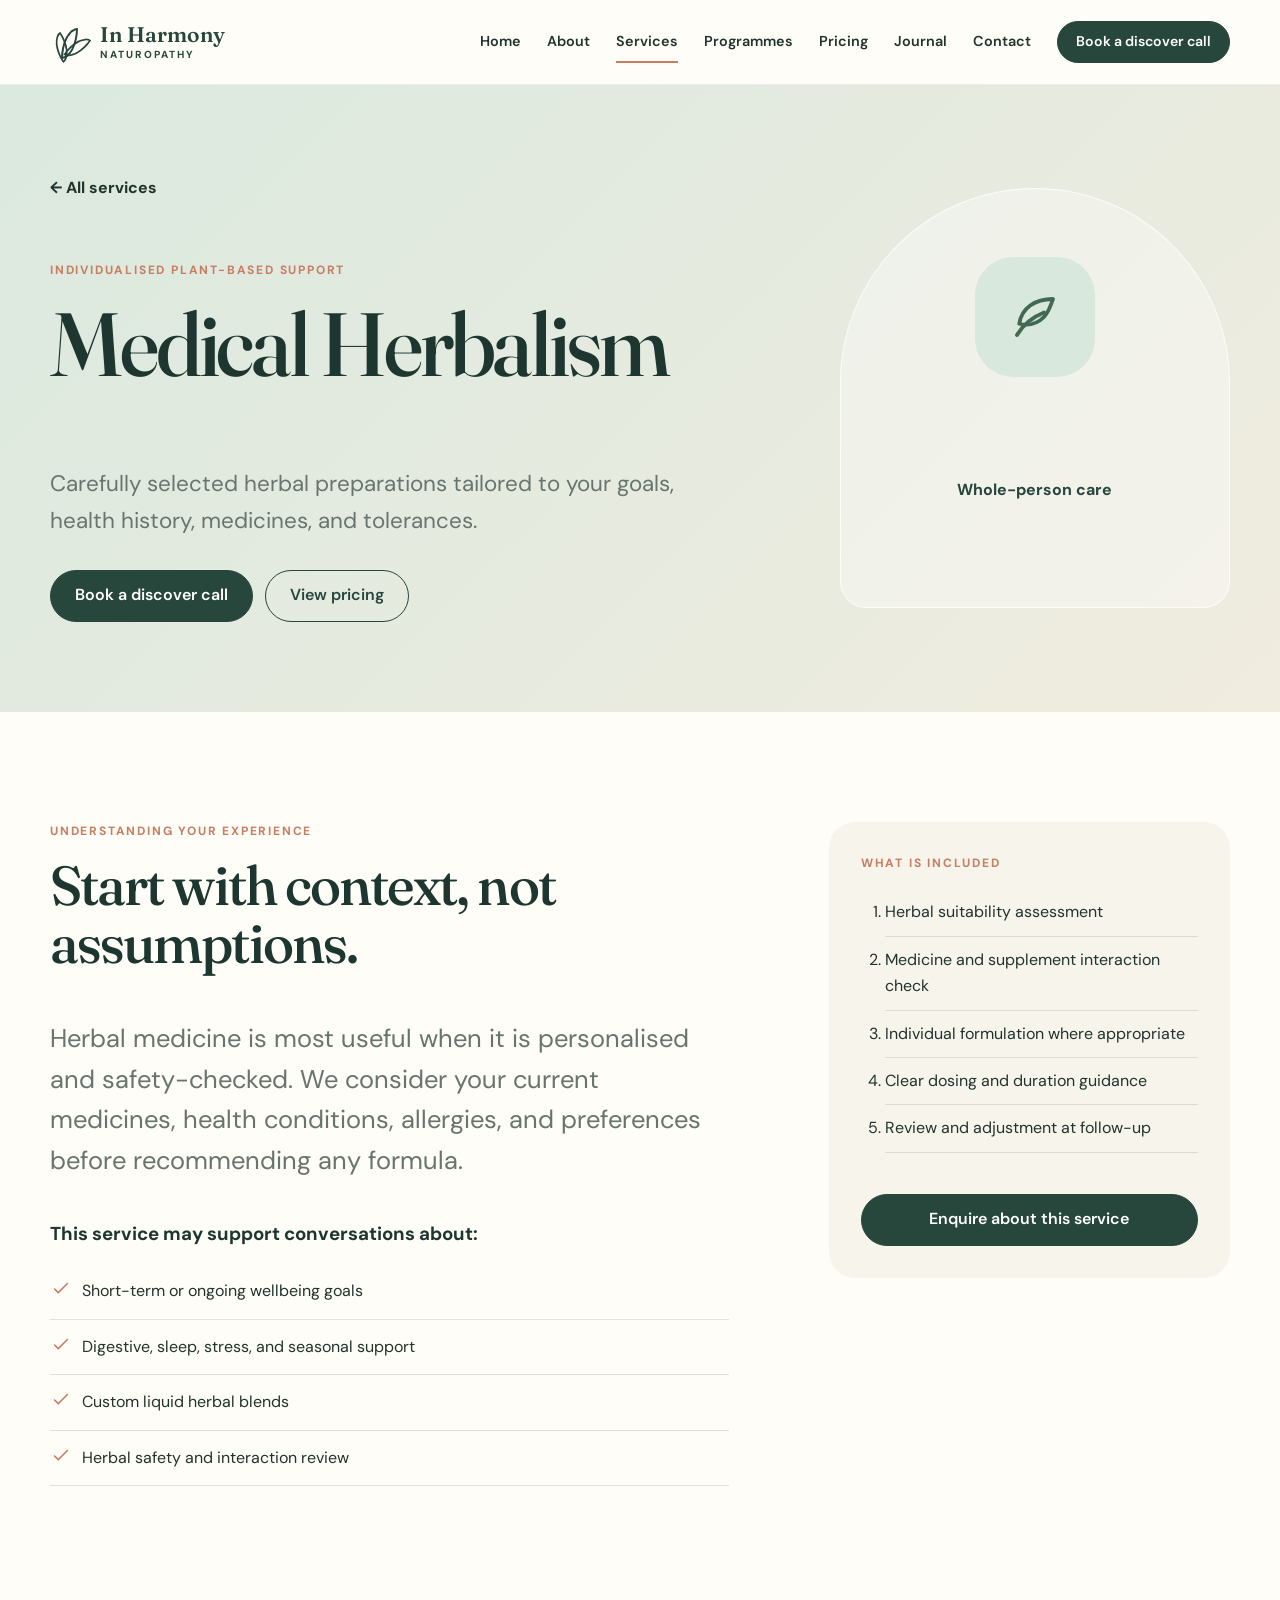
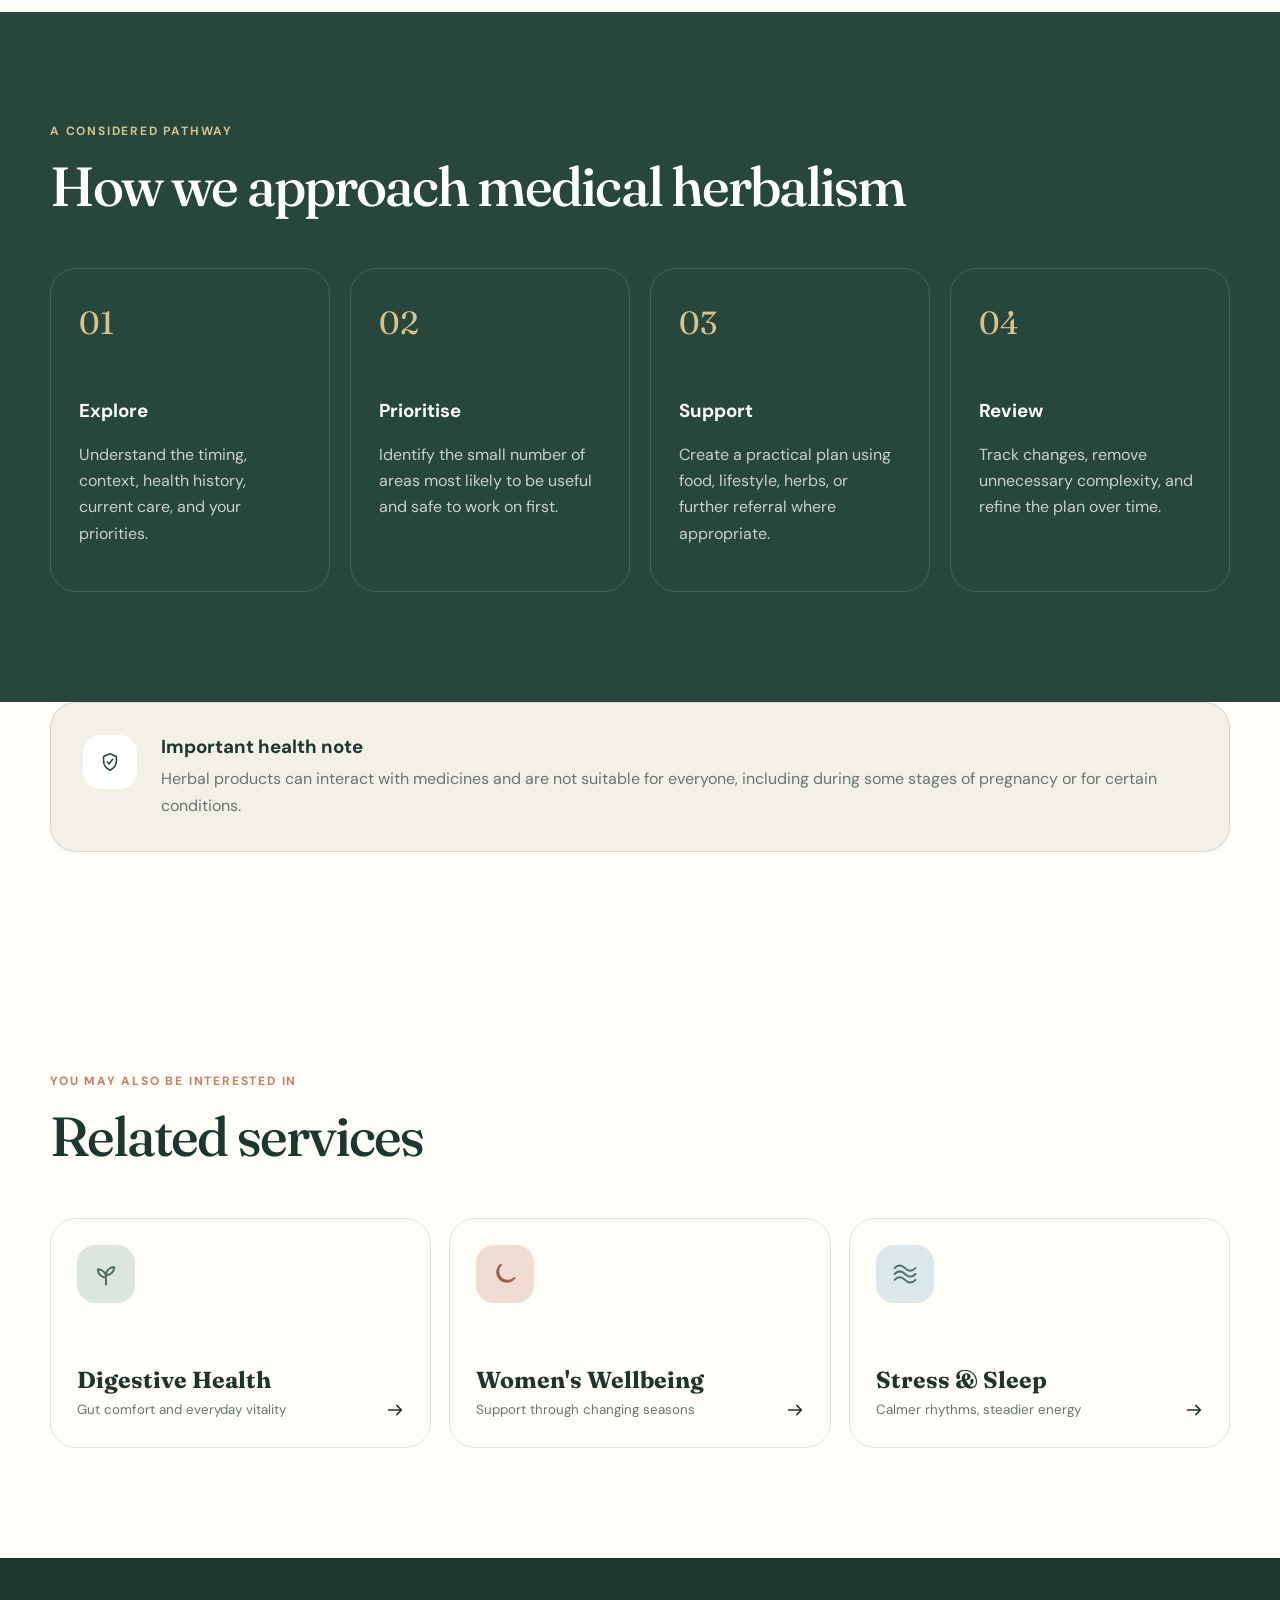
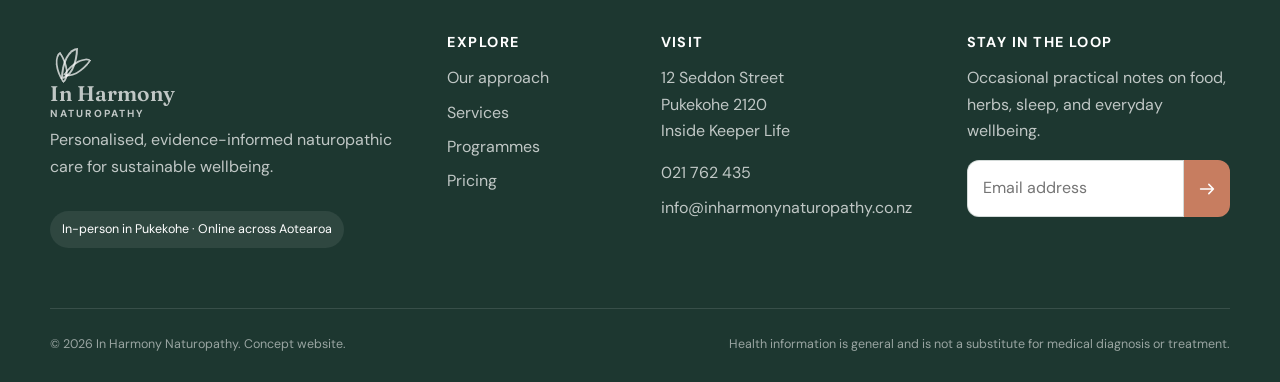
<file: services/medical-herbalism.html>
<!doctype html>
    <html lang="en-NZ">
    <head>
      <meta charset="utf-8">
      <meta name="viewport" content="width=device-width, initial-scale=1">
      <meta name="description" content="Carefully selected herbal preparations tailored to your goals, health history, medicines, and tolerances.">
      <meta name="theme-color" content="#27463c">
      <title>Medical Herbalism | In Harmony Naturopathy</title>
      <link rel="icon" href="../assets/favicon.svg" type="image/svg+xml">
      <link rel="stylesheet" href="../assets/styles.css">
      <script defer src="../assets/site.js"></script>
    </head>
    <body class="service-detail-page">
      <a class="skip-link" href="#main">Skip to content</a>
    <header class="site-header" data-header>
      <div class="container nav-shell">
        <a class="brand" href="../index.html" aria-label="In Harmony Naturopathy home">
          <span class="brand-mark"><span></span><span></span><span></span></span>
          <span class="brand-copy"><strong>In Harmony</strong><small>Naturopathy</small></span>
        </a>
        <button class="nav-toggle" type="button" aria-expanded="false" aria-controls="site-nav" data-nav-toggle>
          <span></span><span></span><span></span><span class="sr-only">Open menu</span>
        </button>
        <nav id="site-nav" class="site-nav" aria-label="Primary navigation" data-nav>
          <a href="../index.html">Home</a><a href="../about.html">About</a><a href="../services.html" class="active">Services</a><a href="../programmes.html">Programmes</a><a href="../pricing.html">Pricing</a><a href="../journal.html">Journal</a><a href="../contact.html">Contact</a>
          <a class="button button-small" href="../contact.html#book">Book a discover call</a>
        </nav>
      </div>
    </header>
      <main id="main">

<section class="service-detail-hero tone-bg-green">
  <div class="container detail-hero-grid">
    <div class="reveal"><a class="back-link" href="../services.html">← All services</a><p class="eyebrow">Individualised plant-based support</p><h1>Medical Herbalism</h1><p class="lead">Carefully selected herbal preparations tailored to your goals, health history, medicines, and tolerances.</p><div class="button-row"><a class="button" href="../contact.html#book">Book a discover call</a><a class="button button-ghost" href="../pricing.html">View pricing</a></div></div>
    <div class="detail-symbol reveal delay-1"><div class="service-icon tone-green"><svg class="icon" viewBox="0 0 24 24" fill="none" stroke="currentColor" stroke-width="1.7" stroke-linecap="round" stroke-linejoin="round" aria-hidden="true"><path d="M20 4C12 4 6 8 5 15c4 1 8 0 11-3 2-2 3-5 4-8Z"/><path d="M4 20c3-5 7-8 12-10"/></svg></div><span>Whole-person care</span></div>
  </div>
</section>
<section class="section"><div class="container detail-content-grid"><div class="detail-main reveal"><p class="eyebrow">Understanding your experience</p><h2>Start with context, not assumptions.</h2><p class="large-copy">Herbal medicine is most useful when it is personalised and safety-checked. We consider your current medicines, health conditions, allergies, and preferences before recommending any formula.</p><h3>This service may support conversations about:</h3><ul class="support-list"><li><svg class="icon" viewBox="0 0 24 24" fill="none" stroke="currentColor" stroke-width="1.7" stroke-linecap="round" stroke-linejoin="round" aria-hidden="true"><path d="m5 12 4 4L19 6"/></svg> Short-term or ongoing wellbeing goals</li><li><svg class="icon" viewBox="0 0 24 24" fill="none" stroke="currentColor" stroke-width="1.7" stroke-linecap="round" stroke-linejoin="round" aria-hidden="true"><path d="m5 12 4 4L19 6"/></svg> Digestive, sleep, stress, and seasonal support</li><li><svg class="icon" viewBox="0 0 24 24" fill="none" stroke="currentColor" stroke-width="1.7" stroke-linecap="round" stroke-linejoin="round" aria-hidden="true"><path d="m5 12 4 4L19 6"/></svg> Custom liquid herbal blends</li><li><svg class="icon" viewBox="0 0 24 24" fill="none" stroke="currentColor" stroke-width="1.7" stroke-linecap="round" stroke-linejoin="round" aria-hidden="true"><path d="m5 12 4 4L19 6"/></svg> Herbal safety and interaction review</li></ul></div><aside class="detail-aside reveal delay-1"><p class="eyebrow">What is included</p><ol><li>Herbal suitability assessment</li><li>Medicine and supplement interaction check</li><li>Individual formulation where appropriate</li><li>Clear dosing and duration guidance</li><li>Review and adjustment at follow-up</li></ol><a class="button" href="../contact.html#book">Enquire about this service</a></aside></div></section>
<section class="section method-section"><div class="container"><div class="section-heading reveal"><div><p class="eyebrow">A considered pathway</p><h2>How we approach medical herbalism</h2></div></div><div class="method-grid"><article class="reveal"><span>01</span><h3>Explore</h3><p>Understand the timing, context, health history, current care, and your priorities.</p></article><article class="reveal"><span>02</span><h3>Prioritise</h3><p>Identify the small number of areas most likely to be useful and safe to work on first.</p></article><article class="reveal"><span>03</span><h3>Support</h3><p>Create a practical plan using food, lifestyle, herbs, or further referral where appropriate.</p></article><article class="reveal"><span>04</span><h3>Review</h3><p>Track changes, remove unnecessary complexity, and refine the plan over time.</p></article></div></div></section>
<section class="section disclaimer-panel-section"><div class="container"><div class="disclaimer-panel reveal"><div><svg class="icon" viewBox="0 0 24 24" fill="none" stroke="currentColor" stroke-width="1.7" stroke-linecap="round" stroke-linejoin="round" aria-hidden="true"><path d="M12 3 5 6v5c0 5 3 8 7 10 4-2 7-5 7-10V6l-7-3Z"/><path d="m9 12 2 2 4-5"/></svg></div><div><h3>Important health note</h3><p>Herbal products can interact with medicines and are not suitable for everyone, including during some stages of pregnancy or for certain conditions.</p></div></div></div></section>
<section class="section related-section"><div class="container"><div class="section-heading reveal"><div><p class="eyebrow">You may also be interested in</p><h2>Related services</h2></div></div><div class="related-grid"><a class="related-card" href="digestive-health.html"><span class="service-icon tone-sage"><svg class="icon" viewBox="0 0 24 24" fill="none" stroke="currentColor" stroke-width="1.7" stroke-linecap="round" stroke-linejoin="round" aria-hidden="true"><path d="M12 21v-8m0 0c0-4 3-7 7-7 0 4-3 7-7 7Zm0 2c0-4-3-7-7-7 0 4 3 7 7 7Z"/></svg></span><strong>Digestive Health</strong><small>Gut comfort and everyday vitality</small><svg class="icon" viewBox="0 0 24 24" fill="none" stroke="currentColor" stroke-width="1.7" stroke-linecap="round" stroke-linejoin="round" aria-hidden="true"><path d="M5 12h14m-5-5 5 5-5 5"/></svg></a><a class="related-card" href="womens-wellbeing.html"><span class="service-icon tone-clay"><svg class="icon" viewBox="0 0 24 24" fill="none" stroke="currentColor" stroke-width="1.7" stroke-linecap="round" stroke-linejoin="round" aria-hidden="true"><path d="M20 15.5A8 8 0 0 1 8.5 4 8.2 8.2 0 1 0 20 15.5Z"/></svg></span><strong>Women's Wellbeing</strong><small>Support through changing seasons</small><svg class="icon" viewBox="0 0 24 24" fill="none" stroke="currentColor" stroke-width="1.7" stroke-linecap="round" stroke-linejoin="round" aria-hidden="true"><path d="M5 12h14m-5-5 5 5-5 5"/></svg></a><a class="related-card" href="stress-sleep.html"><span class="service-icon tone-blue"><svg class="icon" viewBox="0 0 24 24" fill="none" stroke="currentColor" stroke-width="1.7" stroke-linecap="round" stroke-linejoin="round" aria-hidden="true"><path d="M3 7c3-3 6-3 9 0s6 3 9 0M3 12c3-3 6-3 9 0s6 3 9 0M3 17c3-3 6-3 9 0s6 3 9 0"/></svg></span><strong>Stress & Sleep</strong><small>Calmer rhythms, steadier energy</small><svg class="icon" viewBox="0 0 24 24" fill="none" stroke="currentColor" stroke-width="1.7" stroke-linecap="round" stroke-linejoin="round" aria-hidden="true"><path d="M5 12h14m-5-5 5 5-5 5"/></svg></a></div></div></section>

      </main>
      <footer class="site-footer">
  <div class="container footer-grid">
    <div>
      <a class="brand brand-light" href="../index.html">
        <span class="brand-mark"><span></span><span></span><span></span></span>
        <span class="brand-copy"><strong>In Harmony</strong><small>Naturopathy</small></span>
      </a>
      <p>Personalised, evidence-informed naturopathic care for sustainable wellbeing.</p>
      <div class="footer-badge">In-person in Pukekohe · Online across Aotearoa</div>
    </div>
    <div>
      <h3>Explore</h3>
      <a href="../about.html">Our approach</a>
      <a href="../services.html">Services</a>
      <a href="../programmes.html">Programmes</a>
      <a href="../pricing.html">Pricing</a>
    </div>
    <div>
      <h3>Visit</h3>
      <p>12 Seddon Street<br>Pukekohe 2120<br>Inside Keeper Life</p>
      <a href="tel:+6421762435">021 762 435</a>
      <a href="mailto:info@inharmonynaturopathy.co.nz">info@inharmonynaturopathy.co.nz</a>
    </div>
    <div>
      <h3>Stay in the loop</h3>
      <p>Occasional practical notes on food, herbs, sleep, and everyday wellbeing.</p>
      <form class="mini-form" data-demo-form>
        <label class="sr-only" for="footer-email">Email address</label>
        <input id="footer-email" name="email" type="email" placeholder="Email address" required>
        <button type="submit" aria-label="Subscribe"><svg class="icon" viewBox="0 0 24 24" fill="none" stroke="currentColor" stroke-width="1.7" stroke-linecap="round" stroke-linejoin="round" aria-hidden="true"><path d="M5 12h14m-5-5 5 5-5 5"/></svg></button>
        <span class="form-message" aria-live="polite"></span>
      </form>
    </div>
  </div>
  <div class="container footer-bottom">
    <p>© <span data-year></span> In Harmony Naturopathy. Concept website.</p>
    <p>Health information is general and is not a substitute for medical diagnosis or treatment.</p>
  </div>
</footer>
    </body>
    </html>
</file>
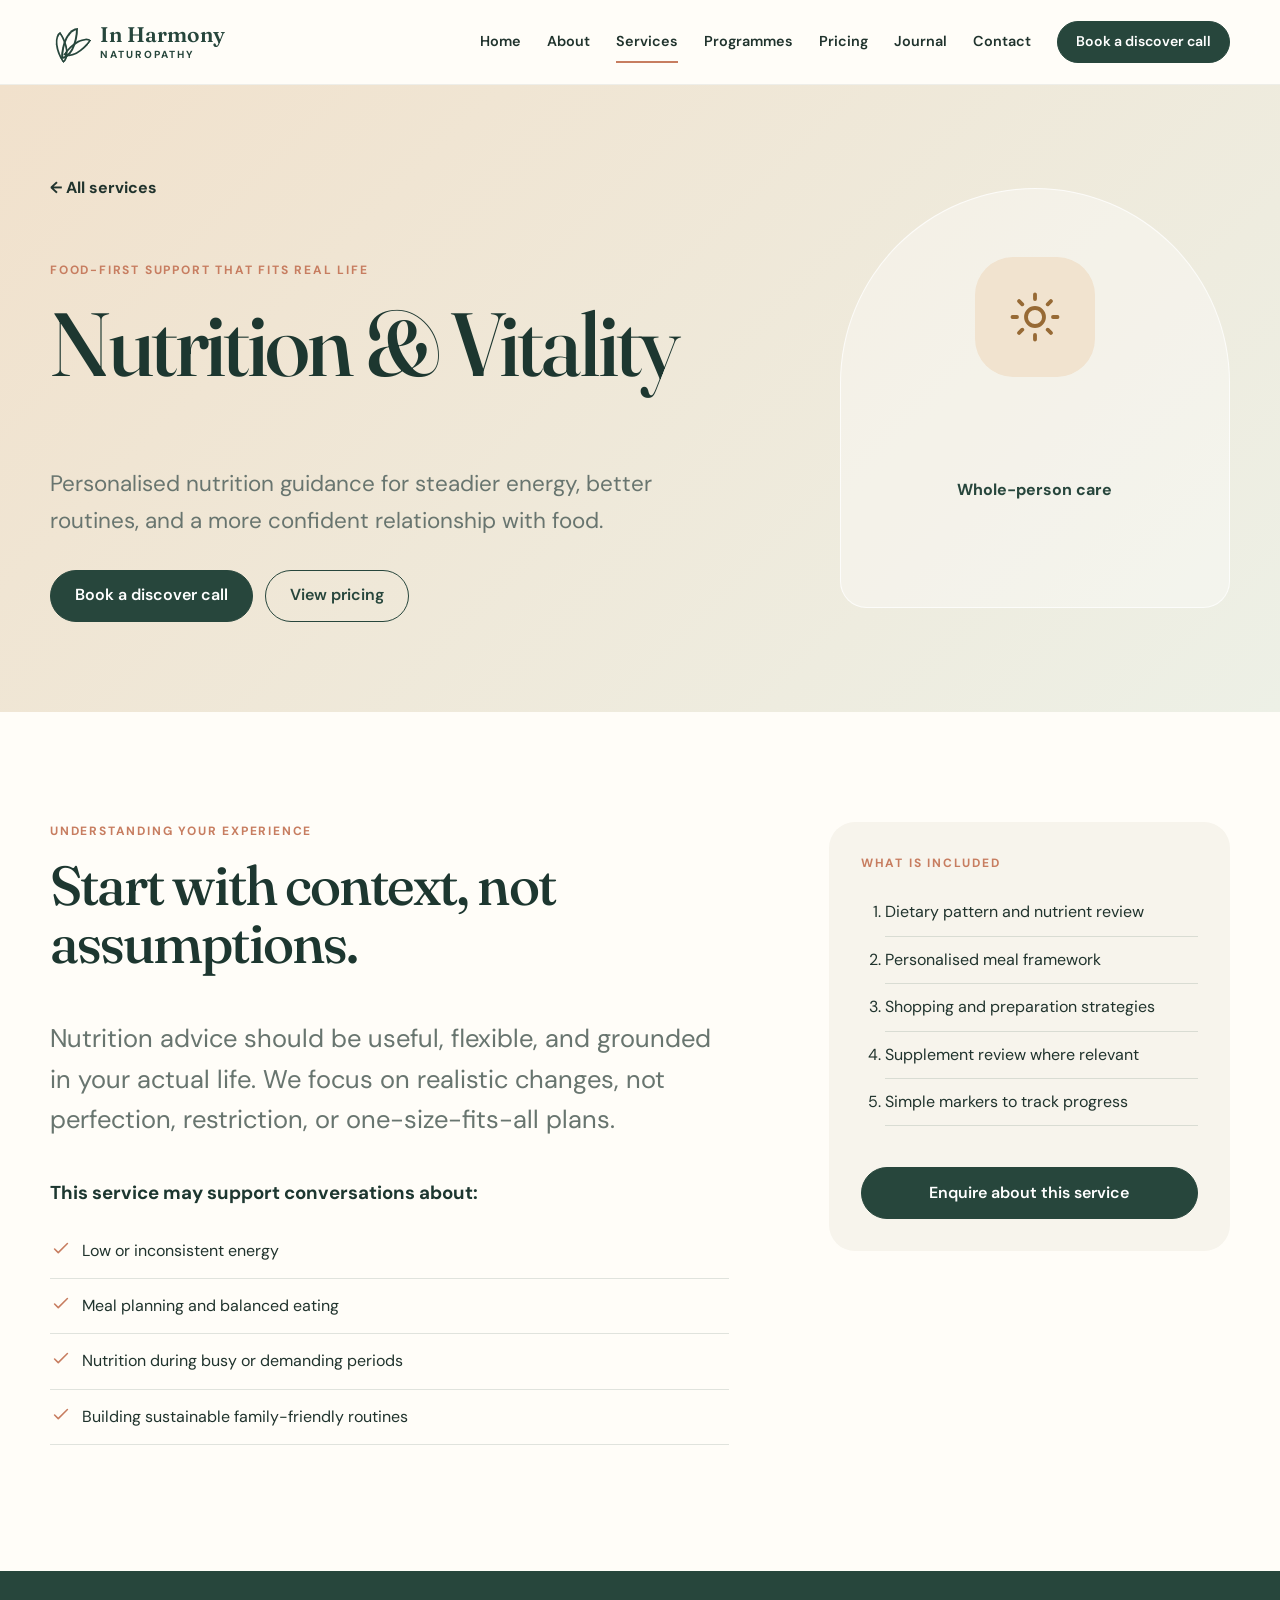
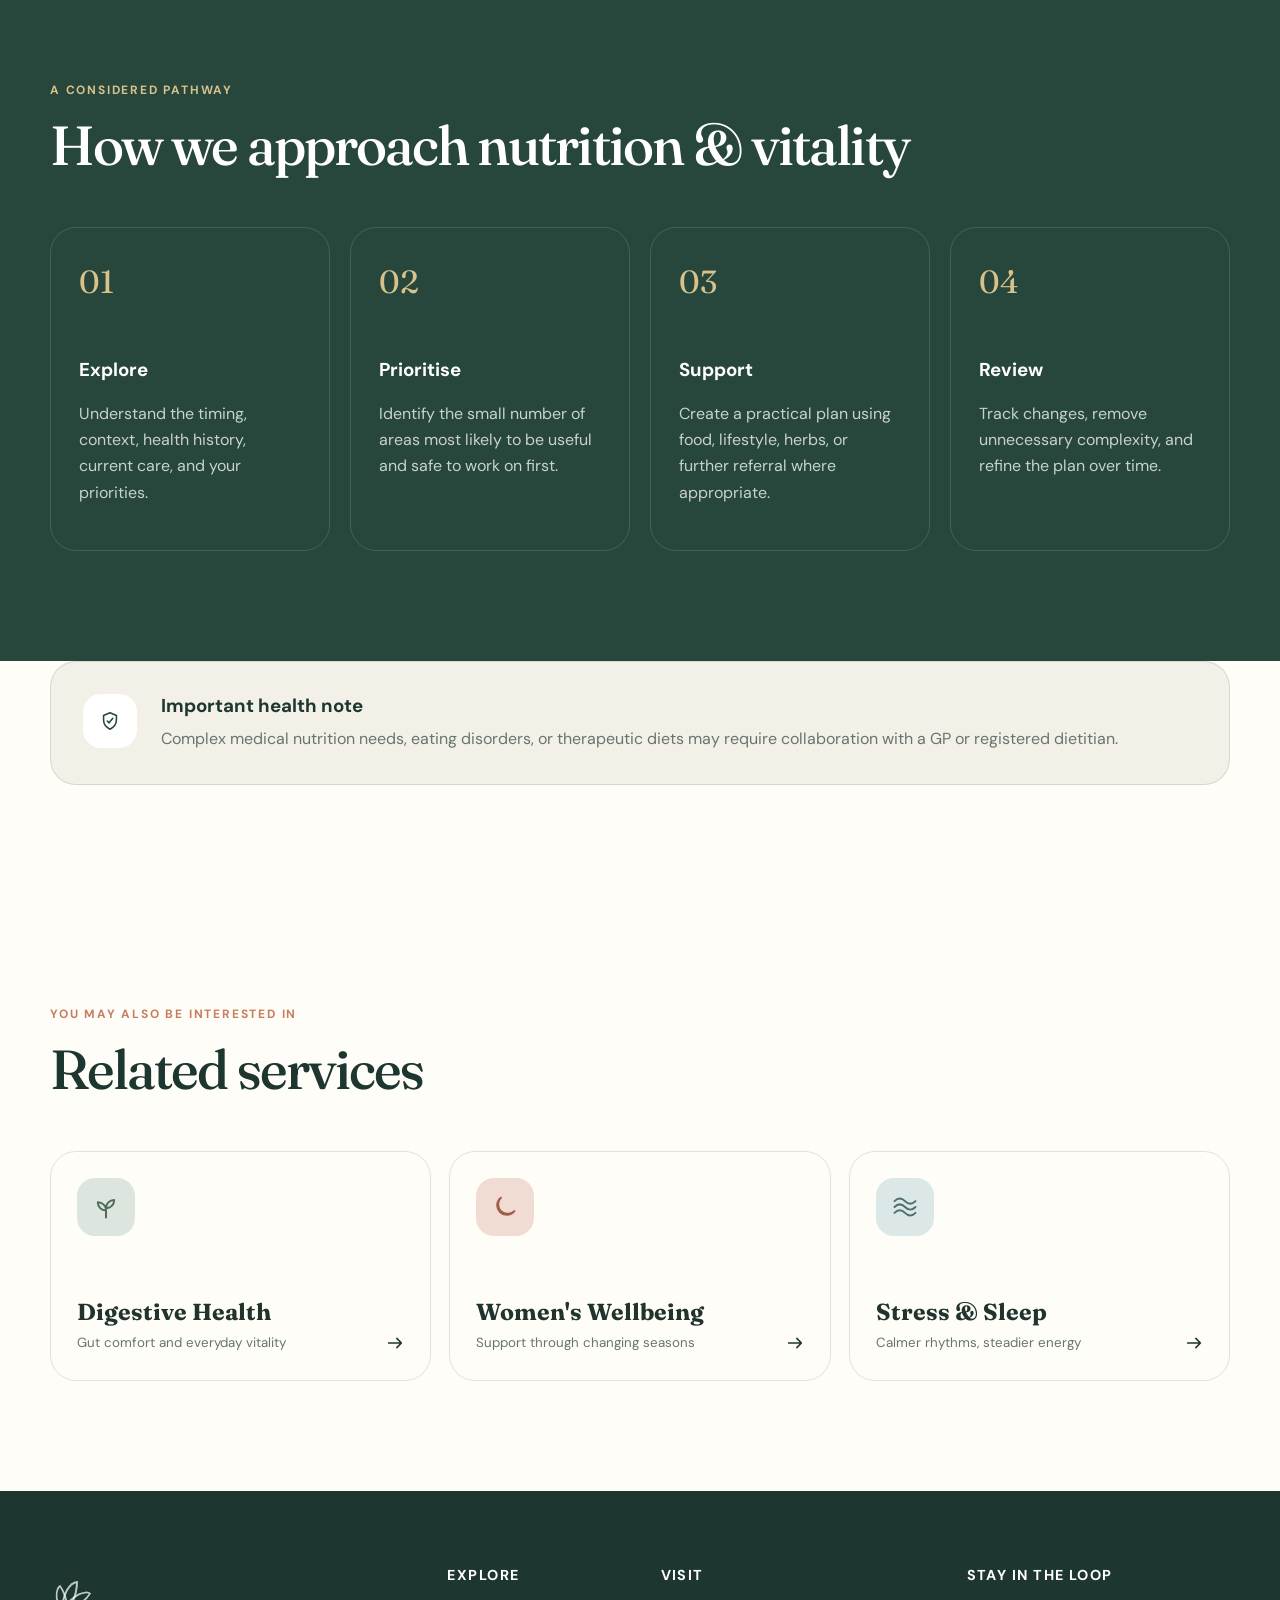
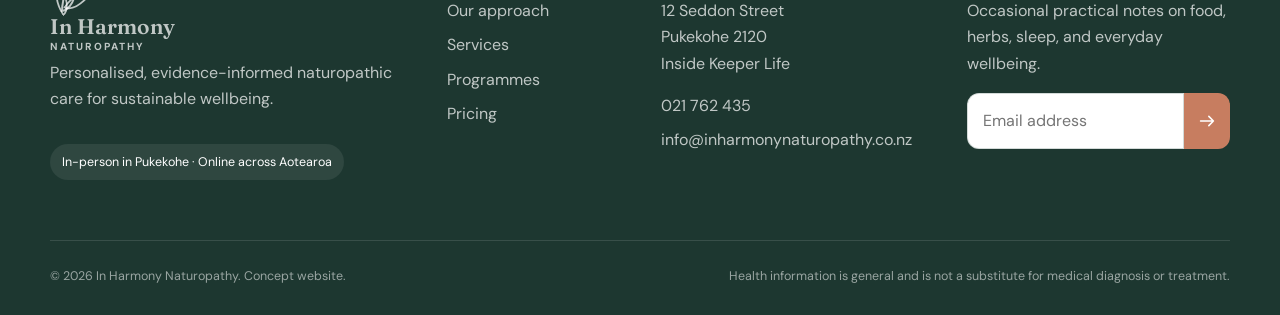
<file: services/nutrition-vitality.html>
<!doctype html>
    <html lang="en-NZ">
    <head>
      <meta charset="utf-8">
      <meta name="viewport" content="width=device-width, initial-scale=1">
      <meta name="description" content="Personalised nutrition guidance for steadier energy, better routines, and a more confident relationship with food.">
      <meta name="theme-color" content="#27463c">
      <title>Nutrition & Vitality | In Harmony Naturopathy</title>
      <link rel="icon" href="../assets/favicon.svg" type="image/svg+xml">
      <link rel="stylesheet" href="../assets/styles.css">
      <script defer src="../assets/site.js"></script>
    </head>
    <body class="service-detail-page">
      <a class="skip-link" href="#main">Skip to content</a>
    <header class="site-header" data-header>
      <div class="container nav-shell">
        <a class="brand" href="../index.html" aria-label="In Harmony Naturopathy home">
          <span class="brand-mark"><span></span><span></span><span></span></span>
          <span class="brand-copy"><strong>In Harmony</strong><small>Naturopathy</small></span>
        </a>
        <button class="nav-toggle" type="button" aria-expanded="false" aria-controls="site-nav" data-nav-toggle>
          <span></span><span></span><span></span><span class="sr-only">Open menu</span>
        </button>
        <nav id="site-nav" class="site-nav" aria-label="Primary navigation" data-nav>
          <a href="../index.html">Home</a><a href="../about.html">About</a><a href="../services.html" class="active">Services</a><a href="../programmes.html">Programmes</a><a href="../pricing.html">Pricing</a><a href="../journal.html">Journal</a><a href="../contact.html">Contact</a>
          <a class="button button-small" href="../contact.html#book">Book a discover call</a>
        </nav>
      </div>
    </header>
      <main id="main">

<section class="service-detail-hero tone-bg-amber">
  <div class="container detail-hero-grid">
    <div class="reveal"><a class="back-link" href="../services.html">← All services</a><p class="eyebrow">Food-first support that fits real life</p><h1>Nutrition & Vitality</h1><p class="lead">Personalised nutrition guidance for steadier energy, better routines, and a more confident relationship with food.</p><div class="button-row"><a class="button" href="../contact.html#book">Book a discover call</a><a class="button button-ghost" href="../pricing.html">View pricing</a></div></div>
    <div class="detail-symbol reveal delay-1"><div class="service-icon tone-amber"><svg class="icon" viewBox="0 0 24 24" fill="none" stroke="currentColor" stroke-width="1.7" stroke-linecap="round" stroke-linejoin="round" aria-hidden="true"><circle cx="12" cy="12" r="4"/><path d="M12 2v2m0 16v2M4.93 4.93l1.42 1.42m11.3 11.3 1.42 1.42M2 12h2m16 0h2M4.93 19.07l1.42-1.42m11.3-11.3 1.42-1.42"/></svg></div><span>Whole-person care</span></div>
  </div>
</section>
<section class="section"><div class="container detail-content-grid"><div class="detail-main reveal"><p class="eyebrow">Understanding your experience</p><h2>Start with context, not assumptions.</h2><p class="large-copy">Nutrition advice should be useful, flexible, and grounded in your actual life. We focus on realistic changes, not perfection, restriction, or one-size-fits-all plans.</p><h3>This service may support conversations about:</h3><ul class="support-list"><li><svg class="icon" viewBox="0 0 24 24" fill="none" stroke="currentColor" stroke-width="1.7" stroke-linecap="round" stroke-linejoin="round" aria-hidden="true"><path d="m5 12 4 4L19 6"/></svg> Low or inconsistent energy</li><li><svg class="icon" viewBox="0 0 24 24" fill="none" stroke="currentColor" stroke-width="1.7" stroke-linecap="round" stroke-linejoin="round" aria-hidden="true"><path d="m5 12 4 4L19 6"/></svg> Meal planning and balanced eating</li><li><svg class="icon" viewBox="0 0 24 24" fill="none" stroke="currentColor" stroke-width="1.7" stroke-linecap="round" stroke-linejoin="round" aria-hidden="true"><path d="m5 12 4 4L19 6"/></svg> Nutrition during busy or demanding periods</li><li><svg class="icon" viewBox="0 0 24 24" fill="none" stroke="currentColor" stroke-width="1.7" stroke-linecap="round" stroke-linejoin="round" aria-hidden="true"><path d="m5 12 4 4L19 6"/></svg> Building sustainable family-friendly routines</li></ul></div><aside class="detail-aside reveal delay-1"><p class="eyebrow">What is included</p><ol><li>Dietary pattern and nutrient review</li><li>Personalised meal framework</li><li>Shopping and preparation strategies</li><li>Supplement review where relevant</li><li>Simple markers to track progress</li></ol><a class="button" href="../contact.html#book">Enquire about this service</a></aside></div></section>
<section class="section method-section"><div class="container"><div class="section-heading reveal"><div><p class="eyebrow">A considered pathway</p><h2>How we approach nutrition & vitality</h2></div></div><div class="method-grid"><article class="reveal"><span>01</span><h3>Explore</h3><p>Understand the timing, context, health history, current care, and your priorities.</p></article><article class="reveal"><span>02</span><h3>Prioritise</h3><p>Identify the small number of areas most likely to be useful and safe to work on first.</p></article><article class="reveal"><span>03</span><h3>Support</h3><p>Create a practical plan using food, lifestyle, herbs, or further referral where appropriate.</p></article><article class="reveal"><span>04</span><h3>Review</h3><p>Track changes, remove unnecessary complexity, and refine the plan over time.</p></article></div></div></section>
<section class="section disclaimer-panel-section"><div class="container"><div class="disclaimer-panel reveal"><div><svg class="icon" viewBox="0 0 24 24" fill="none" stroke="currentColor" stroke-width="1.7" stroke-linecap="round" stroke-linejoin="round" aria-hidden="true"><path d="M12 3 5 6v5c0 5 3 8 7 10 4-2 7-5 7-10V6l-7-3Z"/><path d="m9 12 2 2 4-5"/></svg></div><div><h3>Important health note</h3><p>Complex medical nutrition needs, eating disorders, or therapeutic diets may require collaboration with a GP or registered dietitian.</p></div></div></div></section>
<section class="section related-section"><div class="container"><div class="section-heading reveal"><div><p class="eyebrow">You may also be interested in</p><h2>Related services</h2></div></div><div class="related-grid"><a class="related-card" href="digestive-health.html"><span class="service-icon tone-sage"><svg class="icon" viewBox="0 0 24 24" fill="none" stroke="currentColor" stroke-width="1.7" stroke-linecap="round" stroke-linejoin="round" aria-hidden="true"><path d="M12 21v-8m0 0c0-4 3-7 7-7 0 4-3 7-7 7Zm0 2c0-4-3-7-7-7 0 4 3 7 7 7Z"/></svg></span><strong>Digestive Health</strong><small>Gut comfort and everyday vitality</small><svg class="icon" viewBox="0 0 24 24" fill="none" stroke="currentColor" stroke-width="1.7" stroke-linecap="round" stroke-linejoin="round" aria-hidden="true"><path d="M5 12h14m-5-5 5 5-5 5"/></svg></a><a class="related-card" href="womens-wellbeing.html"><span class="service-icon tone-clay"><svg class="icon" viewBox="0 0 24 24" fill="none" stroke="currentColor" stroke-width="1.7" stroke-linecap="round" stroke-linejoin="round" aria-hidden="true"><path d="M20 15.5A8 8 0 0 1 8.5 4 8.2 8.2 0 1 0 20 15.5Z"/></svg></span><strong>Women's Wellbeing</strong><small>Support through changing seasons</small><svg class="icon" viewBox="0 0 24 24" fill="none" stroke="currentColor" stroke-width="1.7" stroke-linecap="round" stroke-linejoin="round" aria-hidden="true"><path d="M5 12h14m-5-5 5 5-5 5"/></svg></a><a class="related-card" href="stress-sleep.html"><span class="service-icon tone-blue"><svg class="icon" viewBox="0 0 24 24" fill="none" stroke="currentColor" stroke-width="1.7" stroke-linecap="round" stroke-linejoin="round" aria-hidden="true"><path d="M3 7c3-3 6-3 9 0s6 3 9 0M3 12c3-3 6-3 9 0s6 3 9 0M3 17c3-3 6-3 9 0s6 3 9 0"/></svg></span><strong>Stress & Sleep</strong><small>Calmer rhythms, steadier energy</small><svg class="icon" viewBox="0 0 24 24" fill="none" stroke="currentColor" stroke-width="1.7" stroke-linecap="round" stroke-linejoin="round" aria-hidden="true"><path d="M5 12h14m-5-5 5 5-5 5"/></svg></a></div></div></section>

      </main>
      <footer class="site-footer">
  <div class="container footer-grid">
    <div>
      <a class="brand brand-light" href="../index.html">
        <span class="brand-mark"><span></span><span></span><span></span></span>
        <span class="brand-copy"><strong>In Harmony</strong><small>Naturopathy</small></span>
      </a>
      <p>Personalised, evidence-informed naturopathic care for sustainable wellbeing.</p>
      <div class="footer-badge">In-person in Pukekohe · Online across Aotearoa</div>
    </div>
    <div>
      <h3>Explore</h3>
      <a href="../about.html">Our approach</a>
      <a href="../services.html">Services</a>
      <a href="../programmes.html">Programmes</a>
      <a href="../pricing.html">Pricing</a>
    </div>
    <div>
      <h3>Visit</h3>
      <p>12 Seddon Street<br>Pukekohe 2120<br>Inside Keeper Life</p>
      <a href="tel:+6421762435">021 762 435</a>
      <a href="mailto:info@inharmonynaturopathy.co.nz">info@inharmonynaturopathy.co.nz</a>
    </div>
    <div>
      <h3>Stay in the loop</h3>
      <p>Occasional practical notes on food, herbs, sleep, and everyday wellbeing.</p>
      <form class="mini-form" data-demo-form>
        <label class="sr-only" for="footer-email">Email address</label>
        <input id="footer-email" name="email" type="email" placeholder="Email address" required>
        <button type="submit" aria-label="Subscribe"><svg class="icon" viewBox="0 0 24 24" fill="none" stroke="currentColor" stroke-width="1.7" stroke-linecap="round" stroke-linejoin="round" aria-hidden="true"><path d="M5 12h14m-5-5 5 5-5 5"/></svg></button>
        <span class="form-message" aria-live="polite"></span>
      </form>
    </div>
  </div>
  <div class="container footer-bottom">
    <p>© <span data-year></span> In Harmony Naturopathy. Concept website.</p>
    <p>Health information is general and is not a substitute for medical diagnosis or treatment.</p>
  </div>
</footer>
    </body>
    </html>
</file>
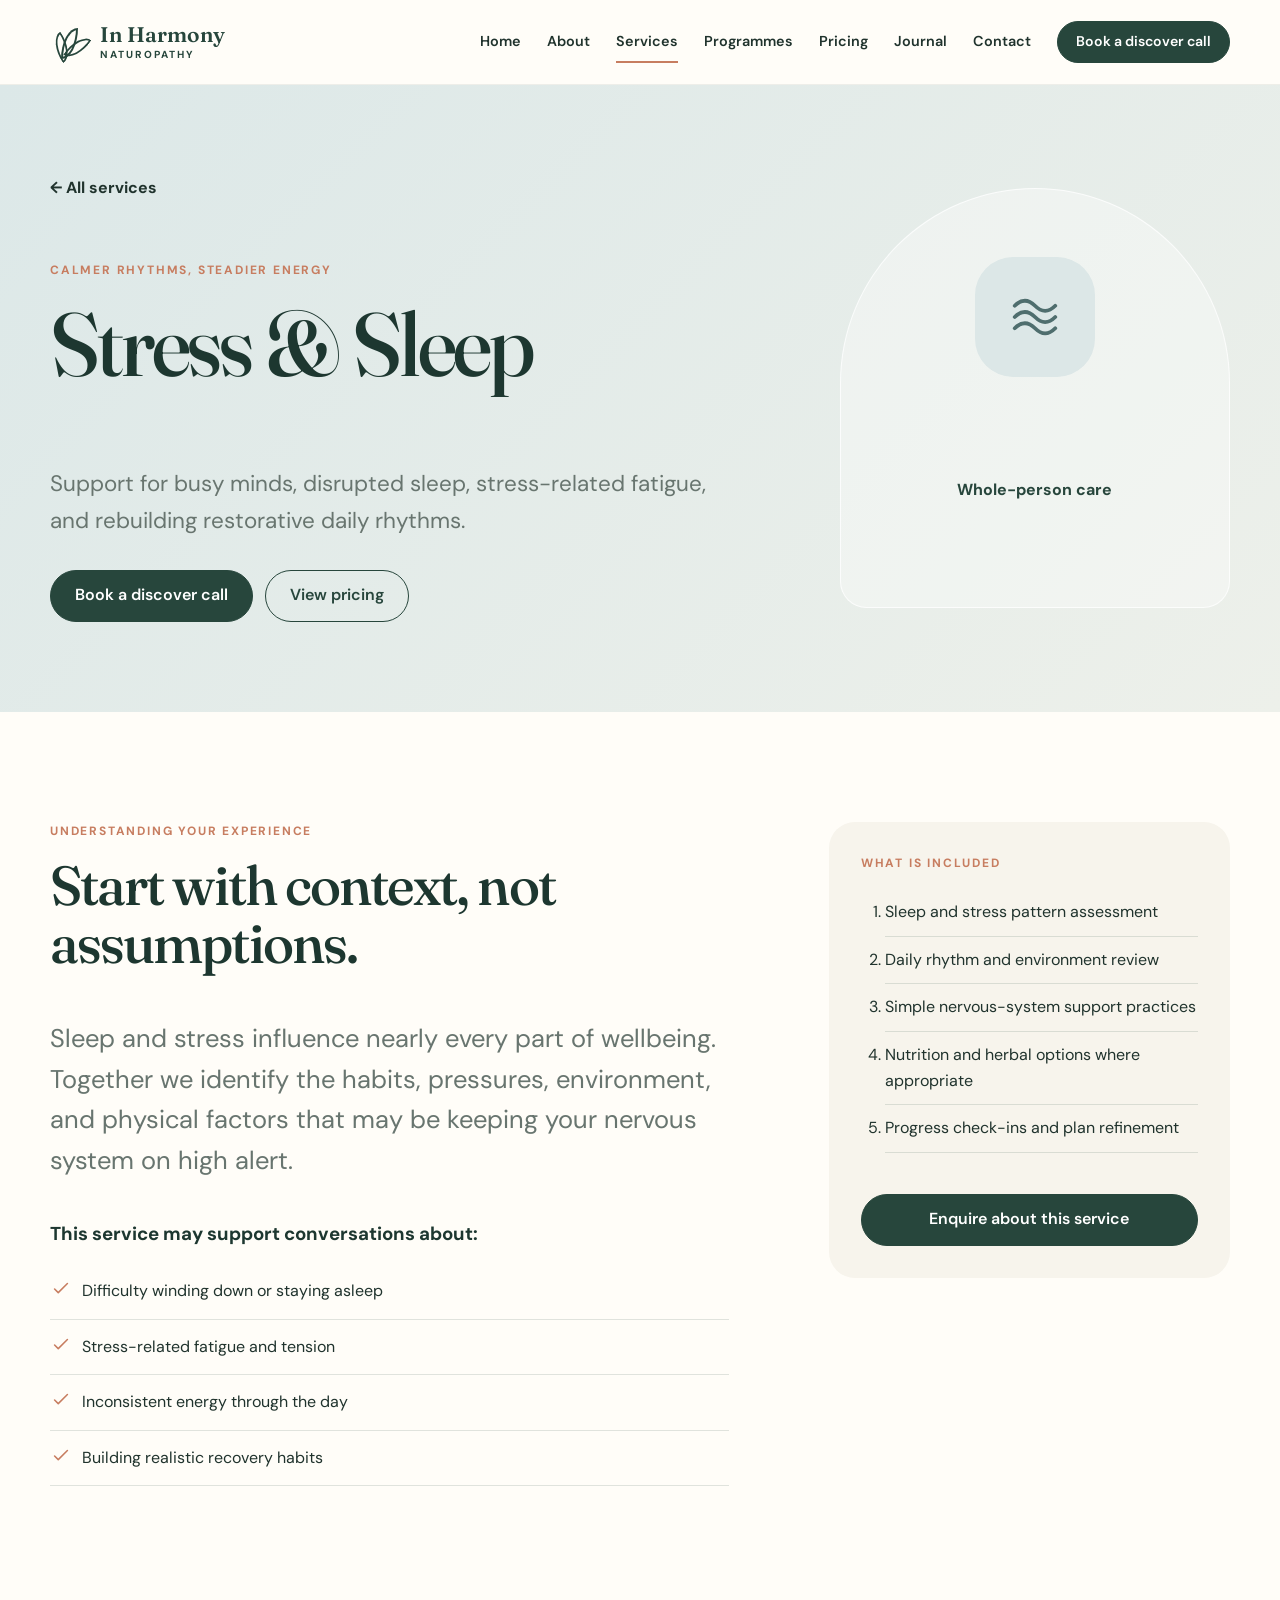
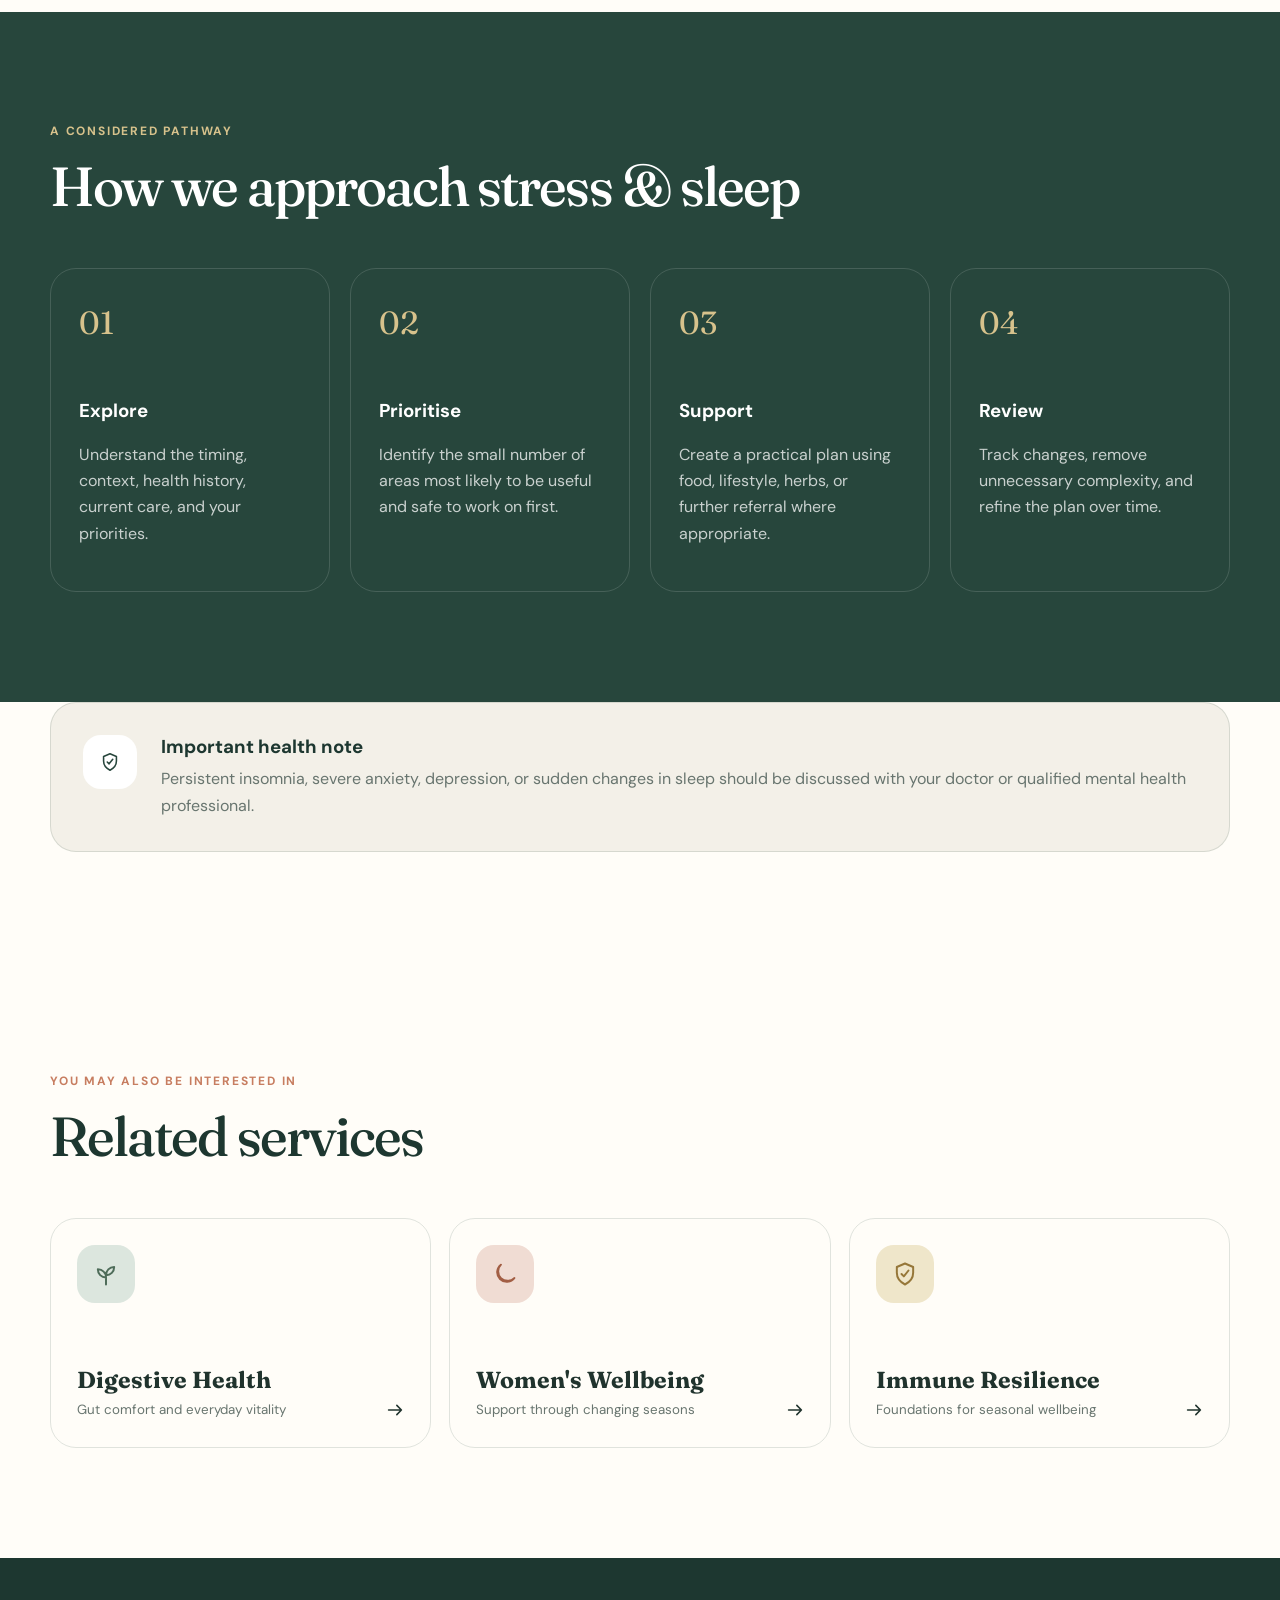
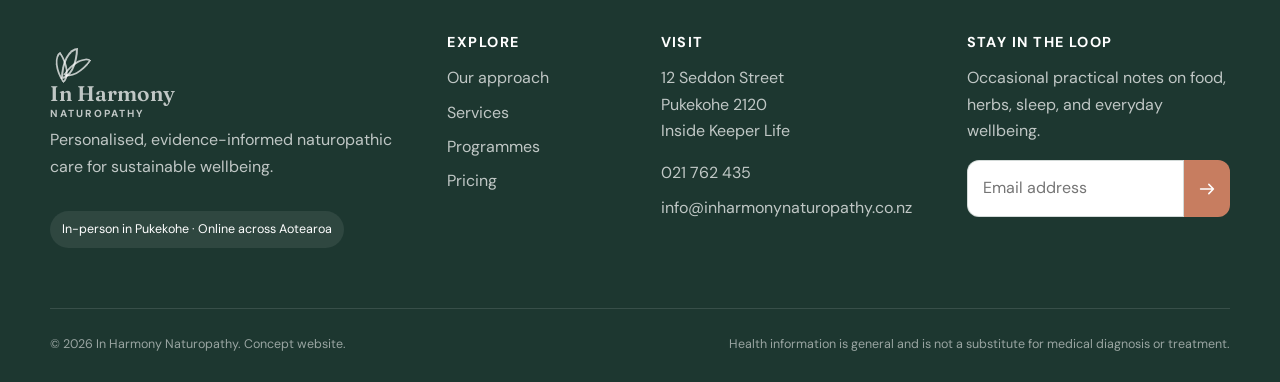
<file: services/stress-sleep.html>
<!doctype html>
    <html lang="en-NZ">
    <head>
      <meta charset="utf-8">
      <meta name="viewport" content="width=device-width, initial-scale=1">
      <meta name="description" content="Support for busy minds, disrupted sleep, stress-related fatigue, and rebuilding restorative daily rhythms.">
      <meta name="theme-color" content="#27463c">
      <title>Stress & Sleep | In Harmony Naturopathy</title>
      <link rel="icon" href="../assets/favicon.svg" type="image/svg+xml">
      <link rel="stylesheet" href="../assets/styles.css">
      <script defer src="../assets/site.js"></script>
    </head>
    <body class="service-detail-page">
      <a class="skip-link" href="#main">Skip to content</a>
    <header class="site-header" data-header>
      <div class="container nav-shell">
        <a class="brand" href="../index.html" aria-label="In Harmony Naturopathy home">
          <span class="brand-mark"><span></span><span></span><span></span></span>
          <span class="brand-copy"><strong>In Harmony</strong><small>Naturopathy</small></span>
        </a>
        <button class="nav-toggle" type="button" aria-expanded="false" aria-controls="site-nav" data-nav-toggle>
          <span></span><span></span><span></span><span class="sr-only">Open menu</span>
        </button>
        <nav id="site-nav" class="site-nav" aria-label="Primary navigation" data-nav>
          <a href="../index.html">Home</a><a href="../about.html">About</a><a href="../services.html" class="active">Services</a><a href="../programmes.html">Programmes</a><a href="../pricing.html">Pricing</a><a href="../journal.html">Journal</a><a href="../contact.html">Contact</a>
          <a class="button button-small" href="../contact.html#book">Book a discover call</a>
        </nav>
      </div>
    </header>
      <main id="main">

<section class="service-detail-hero tone-bg-blue">
  <div class="container detail-hero-grid">
    <div class="reveal"><a class="back-link" href="../services.html">← All services</a><p class="eyebrow">Calmer rhythms, steadier energy</p><h1>Stress & Sleep</h1><p class="lead">Support for busy minds, disrupted sleep, stress-related fatigue, and rebuilding restorative daily rhythms.</p><div class="button-row"><a class="button" href="../contact.html#book">Book a discover call</a><a class="button button-ghost" href="../pricing.html">View pricing</a></div></div>
    <div class="detail-symbol reveal delay-1"><div class="service-icon tone-blue"><svg class="icon" viewBox="0 0 24 24" fill="none" stroke="currentColor" stroke-width="1.7" stroke-linecap="round" stroke-linejoin="round" aria-hidden="true"><path d="M3 7c3-3 6-3 9 0s6 3 9 0M3 12c3-3 6-3 9 0s6 3 9 0M3 17c3-3 6-3 9 0s6 3 9 0"/></svg></div><span>Whole-person care</span></div>
  </div>
</section>
<section class="section"><div class="container detail-content-grid"><div class="detail-main reveal"><p class="eyebrow">Understanding your experience</p><h2>Start with context, not assumptions.</h2><p class="large-copy">Sleep and stress influence nearly every part of wellbeing. Together we identify the habits, pressures, environment, and physical factors that may be keeping your nervous system on high alert.</p><h3>This service may support conversations about:</h3><ul class="support-list"><li><svg class="icon" viewBox="0 0 24 24" fill="none" stroke="currentColor" stroke-width="1.7" stroke-linecap="round" stroke-linejoin="round" aria-hidden="true"><path d="m5 12 4 4L19 6"/></svg> Difficulty winding down or staying asleep</li><li><svg class="icon" viewBox="0 0 24 24" fill="none" stroke="currentColor" stroke-width="1.7" stroke-linecap="round" stroke-linejoin="round" aria-hidden="true"><path d="m5 12 4 4L19 6"/></svg> Stress-related fatigue and tension</li><li><svg class="icon" viewBox="0 0 24 24" fill="none" stroke="currentColor" stroke-width="1.7" stroke-linecap="round" stroke-linejoin="round" aria-hidden="true"><path d="m5 12 4 4L19 6"/></svg> Inconsistent energy through the day</li><li><svg class="icon" viewBox="0 0 24 24" fill="none" stroke="currentColor" stroke-width="1.7" stroke-linecap="round" stroke-linejoin="round" aria-hidden="true"><path d="m5 12 4 4L19 6"/></svg> Building realistic recovery habits</li></ul></div><aside class="detail-aside reveal delay-1"><p class="eyebrow">What is included</p><ol><li>Sleep and stress pattern assessment</li><li>Daily rhythm and environment review</li><li>Simple nervous-system support practices</li><li>Nutrition and herbal options where appropriate</li><li>Progress check-ins and plan refinement</li></ol><a class="button" href="../contact.html#book">Enquire about this service</a></aside></div></section>
<section class="section method-section"><div class="container"><div class="section-heading reveal"><div><p class="eyebrow">A considered pathway</p><h2>How we approach stress & sleep</h2></div></div><div class="method-grid"><article class="reveal"><span>01</span><h3>Explore</h3><p>Understand the timing, context, health history, current care, and your priorities.</p></article><article class="reveal"><span>02</span><h3>Prioritise</h3><p>Identify the small number of areas most likely to be useful and safe to work on first.</p></article><article class="reveal"><span>03</span><h3>Support</h3><p>Create a practical plan using food, lifestyle, herbs, or further referral where appropriate.</p></article><article class="reveal"><span>04</span><h3>Review</h3><p>Track changes, remove unnecessary complexity, and refine the plan over time.</p></article></div></div></section>
<section class="section disclaimer-panel-section"><div class="container"><div class="disclaimer-panel reveal"><div><svg class="icon" viewBox="0 0 24 24" fill="none" stroke="currentColor" stroke-width="1.7" stroke-linecap="round" stroke-linejoin="round" aria-hidden="true"><path d="M12 3 5 6v5c0 5 3 8 7 10 4-2 7-5 7-10V6l-7-3Z"/><path d="m9 12 2 2 4-5"/></svg></div><div><h3>Important health note</h3><p>Persistent insomnia, severe anxiety, depression, or sudden changes in sleep should be discussed with your doctor or qualified mental health professional.</p></div></div></div></section>
<section class="section related-section"><div class="container"><div class="section-heading reveal"><div><p class="eyebrow">You may also be interested in</p><h2>Related services</h2></div></div><div class="related-grid"><a class="related-card" href="digestive-health.html"><span class="service-icon tone-sage"><svg class="icon" viewBox="0 0 24 24" fill="none" stroke="currentColor" stroke-width="1.7" stroke-linecap="round" stroke-linejoin="round" aria-hidden="true"><path d="M12 21v-8m0 0c0-4 3-7 7-7 0 4-3 7-7 7Zm0 2c0-4-3-7-7-7 0 4 3 7 7 7Z"/></svg></span><strong>Digestive Health</strong><small>Gut comfort and everyday vitality</small><svg class="icon" viewBox="0 0 24 24" fill="none" stroke="currentColor" stroke-width="1.7" stroke-linecap="round" stroke-linejoin="round" aria-hidden="true"><path d="M5 12h14m-5-5 5 5-5 5"/></svg></a><a class="related-card" href="womens-wellbeing.html"><span class="service-icon tone-clay"><svg class="icon" viewBox="0 0 24 24" fill="none" stroke="currentColor" stroke-width="1.7" stroke-linecap="round" stroke-linejoin="round" aria-hidden="true"><path d="M20 15.5A8 8 0 0 1 8.5 4 8.2 8.2 0 1 0 20 15.5Z"/></svg></span><strong>Women's Wellbeing</strong><small>Support through changing seasons</small><svg class="icon" viewBox="0 0 24 24" fill="none" stroke="currentColor" stroke-width="1.7" stroke-linecap="round" stroke-linejoin="round" aria-hidden="true"><path d="M5 12h14m-5-5 5 5-5 5"/></svg></a><a class="related-card" href="immune-resilience.html"><span class="service-icon tone-gold"><svg class="icon" viewBox="0 0 24 24" fill="none" stroke="currentColor" stroke-width="1.7" stroke-linecap="round" stroke-linejoin="round" aria-hidden="true"><path d="M12 3 5 6v5c0 5 3 8 7 10 4-2 7-5 7-10V6l-7-3Z"/><path d="m9 12 2 2 4-5"/></svg></span><strong>Immune Resilience</strong><small>Foundations for seasonal wellbeing</small><svg class="icon" viewBox="0 0 24 24" fill="none" stroke="currentColor" stroke-width="1.7" stroke-linecap="round" stroke-linejoin="round" aria-hidden="true"><path d="M5 12h14m-5-5 5 5-5 5"/></svg></a></div></div></section>

      </main>
      <footer class="site-footer">
  <div class="container footer-grid">
    <div>
      <a class="brand brand-light" href="../index.html">
        <span class="brand-mark"><span></span><span></span><span></span></span>
        <span class="brand-copy"><strong>In Harmony</strong><small>Naturopathy</small></span>
      </a>
      <p>Personalised, evidence-informed naturopathic care for sustainable wellbeing.</p>
      <div class="footer-badge">In-person in Pukekohe · Online across Aotearoa</div>
    </div>
    <div>
      <h3>Explore</h3>
      <a href="../about.html">Our approach</a>
      <a href="../services.html">Services</a>
      <a href="../programmes.html">Programmes</a>
      <a href="../pricing.html">Pricing</a>
    </div>
    <div>
      <h3>Visit</h3>
      <p>12 Seddon Street<br>Pukekohe 2120<br>Inside Keeper Life</p>
      <a href="tel:+6421762435">021 762 435</a>
      <a href="mailto:info@inharmonynaturopathy.co.nz">info@inharmonynaturopathy.co.nz</a>
    </div>
    <div>
      <h3>Stay in the loop</h3>
      <p>Occasional practical notes on food, herbs, sleep, and everyday wellbeing.</p>
      <form class="mini-form" data-demo-form>
        <label class="sr-only" for="footer-email">Email address</label>
        <input id="footer-email" name="email" type="email" placeholder="Email address" required>
        <button type="submit" aria-label="Subscribe"><svg class="icon" viewBox="0 0 24 24" fill="none" stroke="currentColor" stroke-width="1.7" stroke-linecap="round" stroke-linejoin="round" aria-hidden="true"><path d="M5 12h14m-5-5 5 5-5 5"/></svg></button>
        <span class="form-message" aria-live="polite"></span>
      </form>
    </div>
  </div>
  <div class="container footer-bottom">
    <p>© <span data-year></span> In Harmony Naturopathy. Concept website.</p>
    <p>Health information is general and is not a substitute for medical diagnosis or treatment.</p>
  </div>
</footer>
    </body>
    </html>
</file>
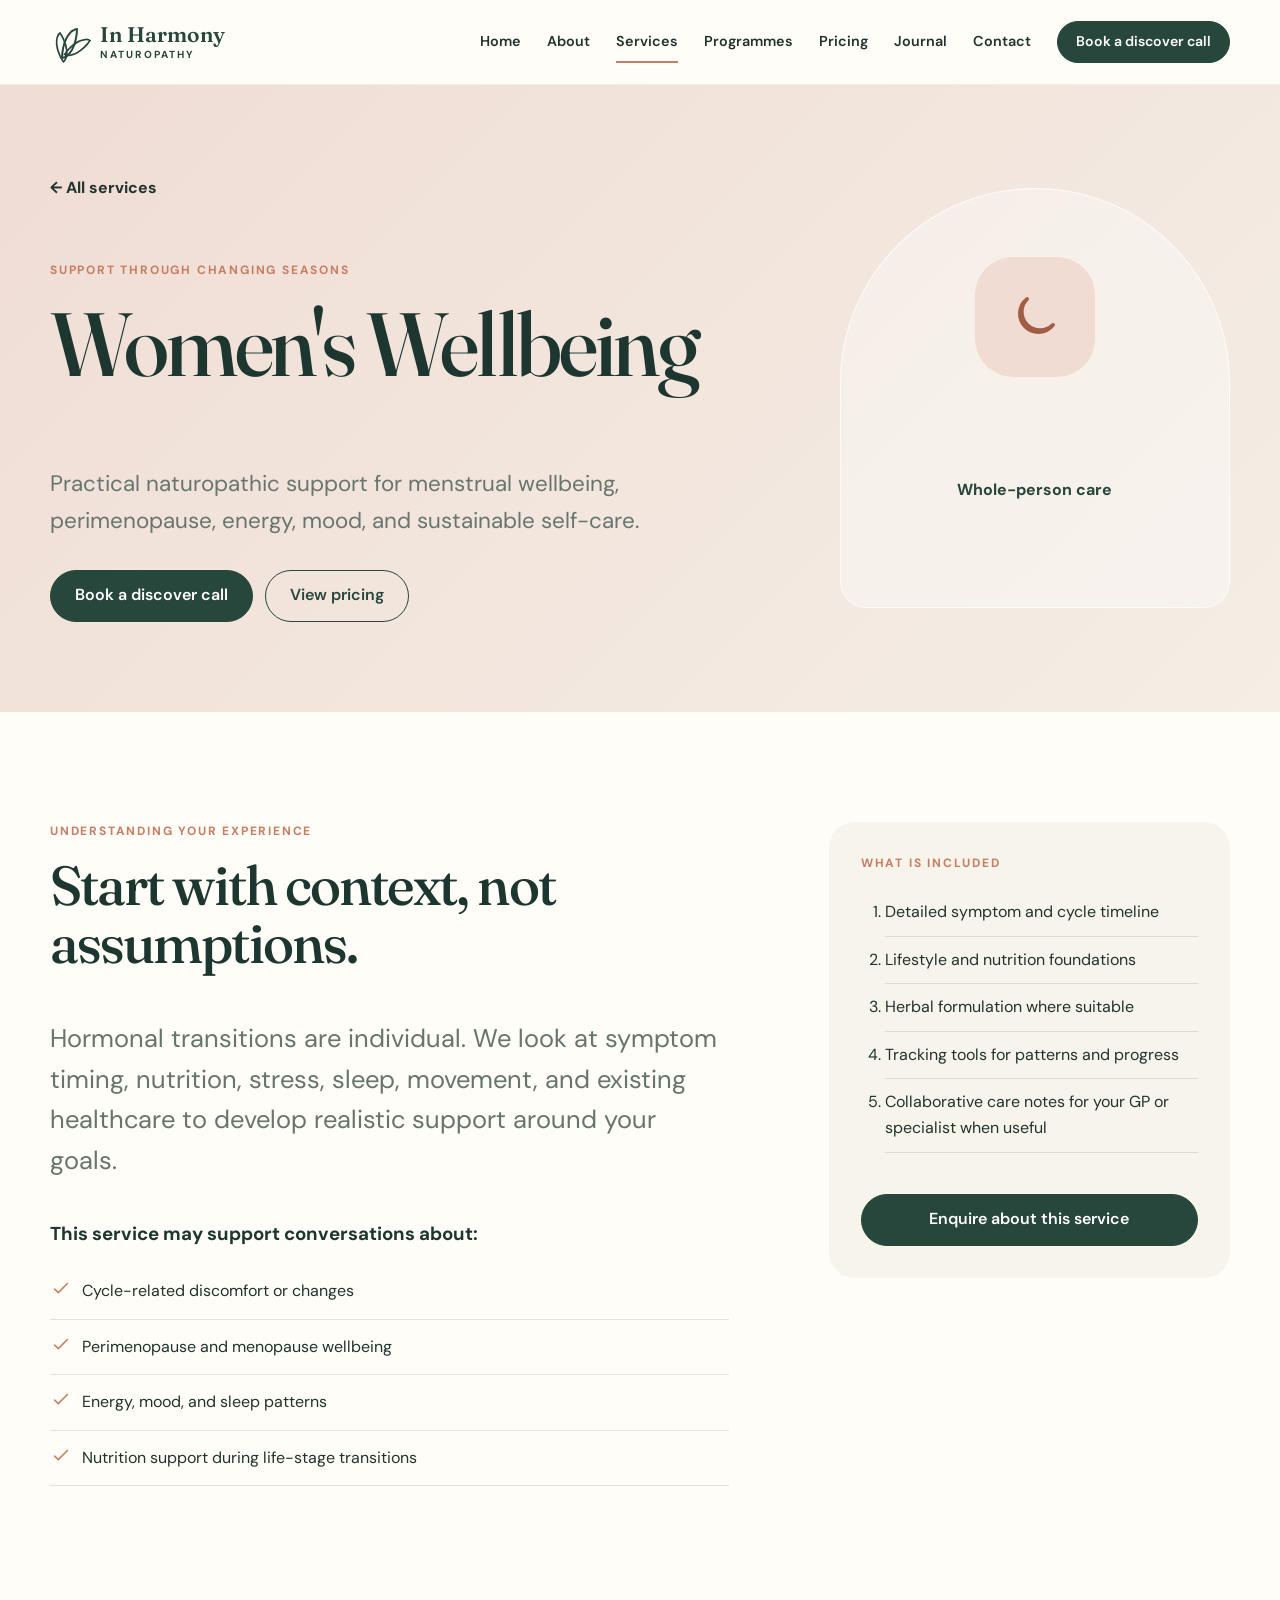
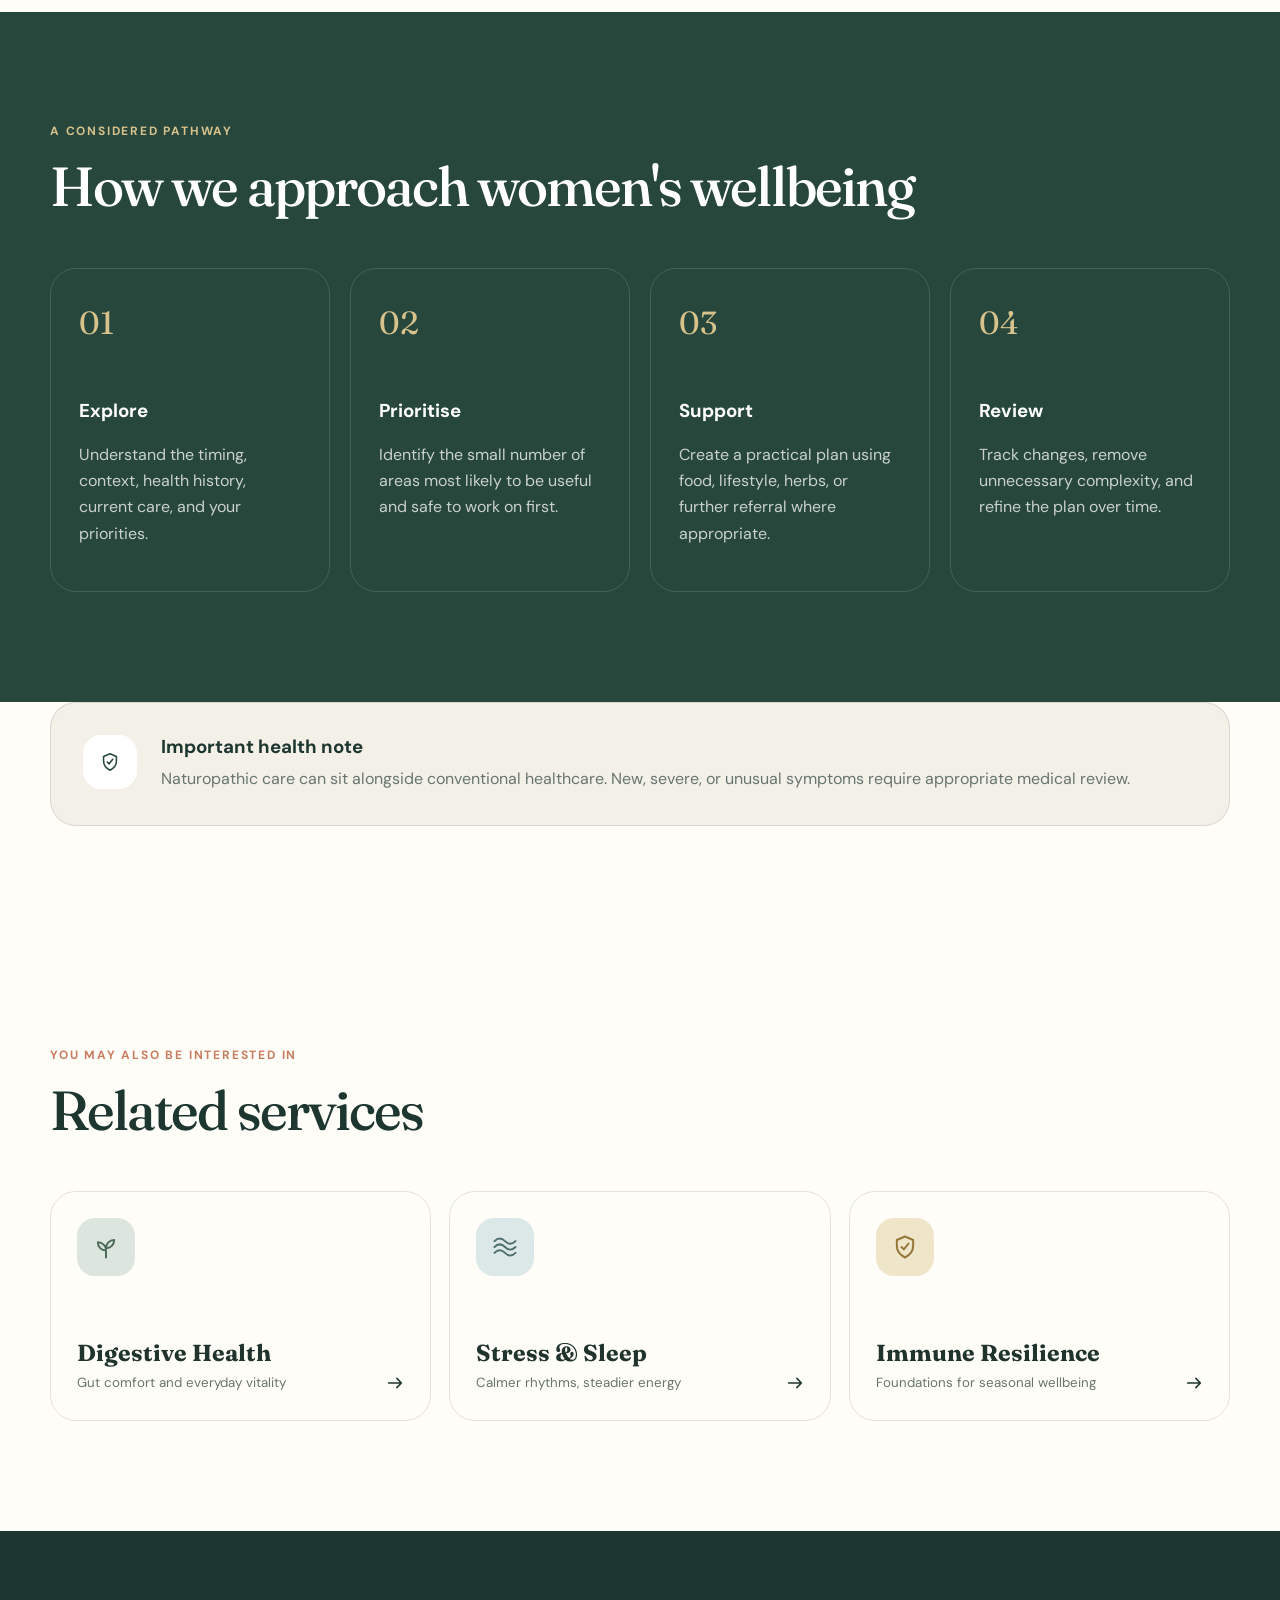
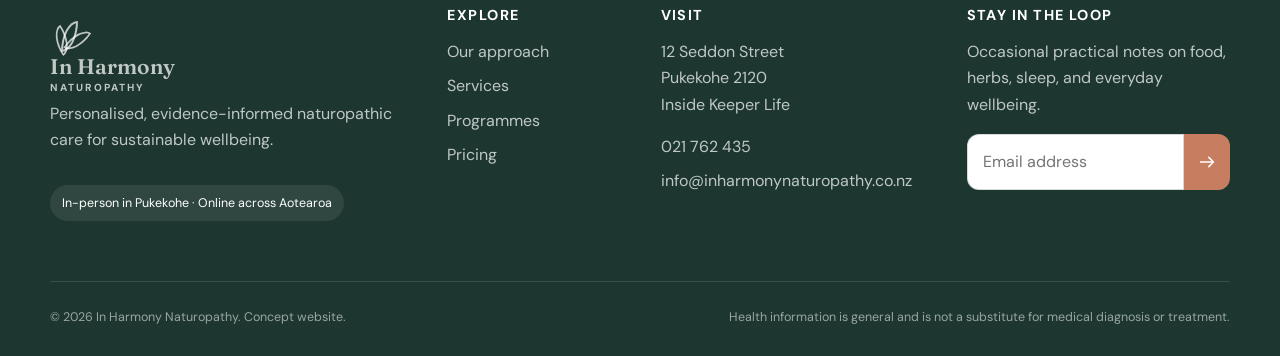
<file: services/womens-wellbeing.html>
<!doctype html>
    <html lang="en-NZ">
    <head>
      <meta charset="utf-8">
      <meta name="viewport" content="width=device-width, initial-scale=1">
      <meta name="description" content="Practical naturopathic support for menstrual wellbeing, perimenopause, energy, mood, and sustainable self-care.">
      <meta name="theme-color" content="#27463c">
      <title>Women's Wellbeing | In Harmony Naturopathy</title>
      <link rel="icon" href="../assets/favicon.svg" type="image/svg+xml">
      <link rel="stylesheet" href="../assets/styles.css">
      <script defer src="../assets/site.js"></script>
    </head>
    <body class="service-detail-page">
      <a class="skip-link" href="#main">Skip to content</a>
    <header class="site-header" data-header>
      <div class="container nav-shell">
        <a class="brand" href="../index.html" aria-label="In Harmony Naturopathy home">
          <span class="brand-mark"><span></span><span></span><span></span></span>
          <span class="brand-copy"><strong>In Harmony</strong><small>Naturopathy</small></span>
        </a>
        <button class="nav-toggle" type="button" aria-expanded="false" aria-controls="site-nav" data-nav-toggle>
          <span></span><span></span><span></span><span class="sr-only">Open menu</span>
        </button>
        <nav id="site-nav" class="site-nav" aria-label="Primary navigation" data-nav>
          <a href="../index.html">Home</a><a href="../about.html">About</a><a href="../services.html" class="active">Services</a><a href="../programmes.html">Programmes</a><a href="../pricing.html">Pricing</a><a href="../journal.html">Journal</a><a href="../contact.html">Contact</a>
          <a class="button button-small" href="../contact.html#book">Book a discover call</a>
        </nav>
      </div>
    </header>
      <main id="main">

<section class="service-detail-hero tone-bg-clay">
  <div class="container detail-hero-grid">
    <div class="reveal"><a class="back-link" href="../services.html">← All services</a><p class="eyebrow">Support through changing seasons</p><h1>Women's Wellbeing</h1><p class="lead">Practical naturopathic support for menstrual wellbeing, perimenopause, energy, mood, and sustainable self-care.</p><div class="button-row"><a class="button" href="../contact.html#book">Book a discover call</a><a class="button button-ghost" href="../pricing.html">View pricing</a></div></div>
    <div class="detail-symbol reveal delay-1"><div class="service-icon tone-clay"><svg class="icon" viewBox="0 0 24 24" fill="none" stroke="currentColor" stroke-width="1.7" stroke-linecap="round" stroke-linejoin="round" aria-hidden="true"><path d="M20 15.5A8 8 0 0 1 8.5 4 8.2 8.2 0 1 0 20 15.5Z"/></svg></div><span>Whole-person care</span></div>
  </div>
</section>
<section class="section"><div class="container detail-content-grid"><div class="detail-main reveal"><p class="eyebrow">Understanding your experience</p><h2>Start with context, not assumptions.</h2><p class="large-copy">Hormonal transitions are individual. We look at symptom timing, nutrition, stress, sleep, movement, and existing healthcare to develop realistic support around your goals.</p><h3>This service may support conversations about:</h3><ul class="support-list"><li><svg class="icon" viewBox="0 0 24 24" fill="none" stroke="currentColor" stroke-width="1.7" stroke-linecap="round" stroke-linejoin="round" aria-hidden="true"><path d="m5 12 4 4L19 6"/></svg> Cycle-related discomfort or changes</li><li><svg class="icon" viewBox="0 0 24 24" fill="none" stroke="currentColor" stroke-width="1.7" stroke-linecap="round" stroke-linejoin="round" aria-hidden="true"><path d="m5 12 4 4L19 6"/></svg> Perimenopause and menopause wellbeing</li><li><svg class="icon" viewBox="0 0 24 24" fill="none" stroke="currentColor" stroke-width="1.7" stroke-linecap="round" stroke-linejoin="round" aria-hidden="true"><path d="m5 12 4 4L19 6"/></svg> Energy, mood, and sleep patterns</li><li><svg class="icon" viewBox="0 0 24 24" fill="none" stroke="currentColor" stroke-width="1.7" stroke-linecap="round" stroke-linejoin="round" aria-hidden="true"><path d="m5 12 4 4L19 6"/></svg> Nutrition support during life-stage transitions</li></ul></div><aside class="detail-aside reveal delay-1"><p class="eyebrow">What is included</p><ol><li>Detailed symptom and cycle timeline</li><li>Lifestyle and nutrition foundations</li><li>Herbal formulation where suitable</li><li>Tracking tools for patterns and progress</li><li>Collaborative care notes for your GP or specialist when useful</li></ol><a class="button" href="../contact.html#book">Enquire about this service</a></aside></div></section>
<section class="section method-section"><div class="container"><div class="section-heading reveal"><div><p class="eyebrow">A considered pathway</p><h2>How we approach women's wellbeing</h2></div></div><div class="method-grid"><article class="reveal"><span>01</span><h3>Explore</h3><p>Understand the timing, context, health history, current care, and your priorities.</p></article><article class="reveal"><span>02</span><h3>Prioritise</h3><p>Identify the small number of areas most likely to be useful and safe to work on first.</p></article><article class="reveal"><span>03</span><h3>Support</h3><p>Create a practical plan using food, lifestyle, herbs, or further referral where appropriate.</p></article><article class="reveal"><span>04</span><h3>Review</h3><p>Track changes, remove unnecessary complexity, and refine the plan over time.</p></article></div></div></section>
<section class="section disclaimer-panel-section"><div class="container"><div class="disclaimer-panel reveal"><div><svg class="icon" viewBox="0 0 24 24" fill="none" stroke="currentColor" stroke-width="1.7" stroke-linecap="round" stroke-linejoin="round" aria-hidden="true"><path d="M12 3 5 6v5c0 5 3 8 7 10 4-2 7-5 7-10V6l-7-3Z"/><path d="m9 12 2 2 4-5"/></svg></div><div><h3>Important health note</h3><p>Naturopathic care can sit alongside conventional healthcare. New, severe, or unusual symptoms require appropriate medical review.</p></div></div></div></section>
<section class="section related-section"><div class="container"><div class="section-heading reveal"><div><p class="eyebrow">You may also be interested in</p><h2>Related services</h2></div></div><div class="related-grid"><a class="related-card" href="digestive-health.html"><span class="service-icon tone-sage"><svg class="icon" viewBox="0 0 24 24" fill="none" stroke="currentColor" stroke-width="1.7" stroke-linecap="round" stroke-linejoin="round" aria-hidden="true"><path d="M12 21v-8m0 0c0-4 3-7 7-7 0 4-3 7-7 7Zm0 2c0-4-3-7-7-7 0 4 3 7 7 7Z"/></svg></span><strong>Digestive Health</strong><small>Gut comfort and everyday vitality</small><svg class="icon" viewBox="0 0 24 24" fill="none" stroke="currentColor" stroke-width="1.7" stroke-linecap="round" stroke-linejoin="round" aria-hidden="true"><path d="M5 12h14m-5-5 5 5-5 5"/></svg></a><a class="related-card" href="stress-sleep.html"><span class="service-icon tone-blue"><svg class="icon" viewBox="0 0 24 24" fill="none" stroke="currentColor" stroke-width="1.7" stroke-linecap="round" stroke-linejoin="round" aria-hidden="true"><path d="M3 7c3-3 6-3 9 0s6 3 9 0M3 12c3-3 6-3 9 0s6 3 9 0M3 17c3-3 6-3 9 0s6 3 9 0"/></svg></span><strong>Stress & Sleep</strong><small>Calmer rhythms, steadier energy</small><svg class="icon" viewBox="0 0 24 24" fill="none" stroke="currentColor" stroke-width="1.7" stroke-linecap="round" stroke-linejoin="round" aria-hidden="true"><path d="M5 12h14m-5-5 5 5-5 5"/></svg></a><a class="related-card" href="immune-resilience.html"><span class="service-icon tone-gold"><svg class="icon" viewBox="0 0 24 24" fill="none" stroke="currentColor" stroke-width="1.7" stroke-linecap="round" stroke-linejoin="round" aria-hidden="true"><path d="M12 3 5 6v5c0 5 3 8 7 10 4-2 7-5 7-10V6l-7-3Z"/><path d="m9 12 2 2 4-5"/></svg></span><strong>Immune Resilience</strong><small>Foundations for seasonal wellbeing</small><svg class="icon" viewBox="0 0 24 24" fill="none" stroke="currentColor" stroke-width="1.7" stroke-linecap="round" stroke-linejoin="round" aria-hidden="true"><path d="M5 12h14m-5-5 5 5-5 5"/></svg></a></div></div></section>

      </main>
      <footer class="site-footer">
  <div class="container footer-grid">
    <div>
      <a class="brand brand-light" href="../index.html">
        <span class="brand-mark"><span></span><span></span><span></span></span>
        <span class="brand-copy"><strong>In Harmony</strong><small>Naturopathy</small></span>
      </a>
      <p>Personalised, evidence-informed naturopathic care for sustainable wellbeing.</p>
      <div class="footer-badge">In-person in Pukekohe · Online across Aotearoa</div>
    </div>
    <div>
      <h3>Explore</h3>
      <a href="../about.html">Our approach</a>
      <a href="../services.html">Services</a>
      <a href="../programmes.html">Programmes</a>
      <a href="../pricing.html">Pricing</a>
    </div>
    <div>
      <h3>Visit</h3>
      <p>12 Seddon Street<br>Pukekohe 2120<br>Inside Keeper Life</p>
      <a href="tel:+6421762435">021 762 435</a>
      <a href="mailto:info@inharmonynaturopathy.co.nz">info@inharmonynaturopathy.co.nz</a>
    </div>
    <div>
      <h3>Stay in the loop</h3>
      <p>Occasional practical notes on food, herbs, sleep, and everyday wellbeing.</p>
      <form class="mini-form" data-demo-form>
        <label class="sr-only" for="footer-email">Email address</label>
        <input id="footer-email" name="email" type="email" placeholder="Email address" required>
        <button type="submit" aria-label="Subscribe"><svg class="icon" viewBox="0 0 24 24" fill="none" stroke="currentColor" stroke-width="1.7" stroke-linecap="round" stroke-linejoin="round" aria-hidden="true"><path d="M5 12h14m-5-5 5 5-5 5"/></svg></button>
        <span class="form-message" aria-live="polite"></span>
      </form>
    </div>
  </div>
  <div class="container footer-bottom">
    <p>© <span data-year></span> In Harmony Naturopathy. Concept website.</p>
    <p>Health information is general and is not a substitute for medical diagnosis or treatment.</p>
  </div>
</footer>
    </body>
    </html>
</file>
<file: assets/styles.css>
@import url('https://fonts.googleapis.com/css2?family=DM+Sans:wght@400;500;600;700&family=Fraunces:opsz,wght@9..144,500;9..144,600&display=swap');

:root {
  --ink: #20332d;
  --forest: #27463c;
  --forest-2: #1d3730;
  --sage: #7f9687;
  --sage-light: #dce6de;
  --cream: #f7f4ec;
  --paper: #fffdf8;
  --clay: #c77d60;
  --clay-light: #f0dcd3;
  --gold: #c4a45d;
  --gold-light: #efe6ca;
  --blue: #718b8b;
  --blue-light: #dce7e7;
  --violet: #8a7b90;
  --violet-light: #e8e1e9;
  --amber: #c99556;
  --amber-light: #f1e3cf;
  --green: #5d816c;
  --green-light: #d8e8dd;
  --muted: #68756f;
  --line: rgba(39, 70, 60, 0.14);
  --shadow: 0 24px 70px rgba(36, 57, 50, 0.10);
  --radius-sm: 14px;
  --radius: 26px;
  --radius-lg: 42px;
  --container: 1180px;
  --serif: 'Fraunces', Georgia, serif;
  --sans: 'DM Sans', system-ui, -apple-system, BlinkMacSystemFont, 'Segoe UI', sans-serif;
}

* { box-sizing: border-box; }
html { scroll-behavior: smooth; }
body {
  margin: 0;
  color: var(--ink);
  background: var(--paper);
  font-family: var(--sans);
  line-height: 1.65;
  -webkit-font-smoothing: antialiased;
}
img { display: block; max-width: 100%; }
a { color: inherit; }
button, input, select, textarea { font: inherit; }
button { color: inherit; }
::selection { background: var(--sage-light); color: var(--forest-2); }

h1, h2, h3, h4, p { margin-top: 0; }
h1, h2, h3 { color: var(--forest-2); }
h1, h2 { font-family: var(--serif); font-weight: 500; letter-spacing: -0.035em; line-height: 1.05; }
h1 { font-size: clamp(3.2rem, 7vw, 6.7rem); }
h2 { font-size: clamp(2.35rem, 4.3vw, 4.2rem); }
h3 { line-height: 1.25; }
p { color: var(--muted); }

.container { width: min(calc(100% - 40px), var(--container)); margin-inline: auto; }
.narrow { max-width: 820px; }
.section { padding: 110px 0; }
.eyebrow { margin-bottom: 16px; color: var(--clay); font-size: .75rem; font-weight: 700; letter-spacing: .15em; text-transform: uppercase; }
.lead { max-width: 680px; font-size: clamp(1.12rem, 2vw, 1.4rem); line-height: 1.65; }
.large-copy { font-size: clamp(1.2rem, 2.2vw, 1.6rem); line-height: 1.6; }
.muted { color: var(--muted); }
.small { font-size: .87rem; }
.sr-only { position: absolute; width: 1px; height: 1px; padding: 0; margin: -1px; overflow: hidden; clip: rect(0,0,0,0); white-space: nowrap; border: 0; }
.skip-link { position: fixed; left: 16px; top: -100px; z-index: 1000; padding: 12px 18px; background: var(--forest); color: #fff; border-radius: 10px; }
.skip-link:focus { top: 16px; }
.icon { width: 22px; height: 22px; flex: none; }

.button-row { display: flex; flex-wrap: wrap; gap: 12px; margin-top: 30px; }
.button {
  display: inline-flex; align-items: center; justify-content: center; min-height: 52px; padding: 0 24px; border: 1px solid var(--forest); border-radius: 999px; background: var(--forest); color: #fff; text-decoration: none; font-weight: 600; transition: transform .25s ease, background .25s ease, color .25s ease, box-shadow .25s ease;
}
.button:hover { transform: translateY(-2px); background: var(--forest-2); box-shadow: 0 12px 30px rgba(39,70,60,.18); }
.button-small { min-height: 42px; padding-inline: 18px; font-size: .88rem; }
.button-ghost { background: transparent; color: var(--forest); }
.button-ghost:hover { color: #fff; }
.button-light { background: #fff; border-color: #fff; color: var(--forest); }
.button-light:hover { background: var(--cream); color: var(--forest); }
.text-link { display: inline-flex; align-items: center; gap: 9px; color: var(--forest); font-weight: 700; text-decoration: none; }
.text-link .icon { width: 18px; transition: transform .2s ease; }
.text-link:hover .icon { transform: translateX(4px); }

.site-header { position: sticky; top: 0; z-index: 100; background: rgba(255,253,248,.86); backdrop-filter: blur(18px); border-bottom: 1px solid rgba(39,70,60,.08); transition: box-shadow .2s ease; }
.site-header.scrolled { box-shadow: 0 12px 35px rgba(29,55,48,.07); }
.nav-shell { min-height: 84px; display: flex; align-items: center; justify-content: space-between; gap: 30px; }
.brand { display: inline-flex; align-items: center; gap: 12px; text-decoration: none; color: var(--forest); }
.brand-copy { display: flex; flex-direction: column; line-height: 1; }
.brand-copy strong { font-family: var(--serif); font-size: 1.32rem; font-weight: 600; }
.brand-copy small { margin-top: 5px; font-size: .64rem; font-weight: 700; letter-spacing: .2em; text-transform: uppercase; }
.brand-mark { position: relative; display: grid; place-items: center; width: 38px; height: 42px; }
.brand-mark span { position: absolute; bottom: 4px; width: 17px; height: 31px; border: 2px solid currentColor; border-radius: 100% 0 100% 0; transform-origin: bottom center; }
.brand-mark span:nth-child(1) { transform: rotate(-34deg) scale(.9); }
.brand-mark span:nth-child(2) { transform: rotate(0); }
.brand-mark span:nth-child(3) { transform: rotate(34deg) scale(.9); }
.site-nav { display: flex; align-items: center; gap: 26px; }
.site-nav > a:not(.button) { position: relative; font-size: .9rem; font-weight: 600; text-decoration: none; }
.site-nav > a:not(.button)::after { content: ''; position: absolute; left: 0; right: 0; bottom: -9px; height: 2px; background: var(--clay); transform: scaleX(0); transition: transform .2s ease; }
.site-nav > a:not(.button):hover::after, .site-nav > a.active::after { transform: scaleX(1); }
.nav-toggle { display: none; width: 46px; height: 46px; border: 0; background: transparent; padding: 10px; }
.nav-toggle span:not(.sr-only) { display: block; height: 2px; margin: 5px 0; background: var(--forest); transition: .2s ease; }

.hero { position: relative; overflow: hidden; }
.hero-home { min-height: 760px; padding: 78px 0 90px; background: linear-gradient(135deg, #f8f3e8 0%, #edf3ed 70%, #e7eeea 100%); }
.hero-image-hero { min-height: 760px; display: grid; align-items: end; padding: 0; }
.hero-image-backdrop { position: absolute; inset: 0; }
.hero-image-backdrop img { width: 100%; height: 100%; object-fit: cover; object-position: center 20%; }
.hero-overlay { position: absolute; inset: 0; background: linear-gradient(90deg, rgba(24,31,27,.68) 0%, rgba(24,31,27,.30) 48%, rgba(24,31,27,.10) 100%); }
.hero-content-stack { position: relative; z-index: 2; width: min(100%, 760px); margin-left: clamp(12px, 2vw, 28px); padding: 120px clamp(24px, 4vw, 56px) 100px; }
.hero-content-stack .eyebrow { margin-bottom: 18px; color: #f7e7d4; font-size: .78rem; letter-spacing: .16em; }
.hero-content-stack h1 { max-width: 560px; margin-bottom: 18px; color: #fffdf8; font-size: clamp(2.8rem, 4.3vw, 4.4rem); line-height: 1.03; text-shadow: 0 8px 30px rgba(0,0,0,.16); }
.hero-content-stack h1 em { color: #f2d4b0; font-style: italic; }
.hero-content-stack .lead { margin-top: 0; max-width: 580px; color: rgba(255,253,248,.9); font-size: clamp(1rem, 1.6vw, 1.2rem); line-height: 1.7; }
.hero-content-stack .button-row { margin-top: 32px; gap: 14px; }
.hero-content-stack .button { min-height: 50px; padding: 0 22px; border-color: rgba(255,253,248,.95); background: rgba(255,253,248,.96); color: var(--forest); box-shadow: 0 12px 30px rgba(0,0,0,.12); }
.hero-content-stack .button:hover { background: #fffdf8; color: var(--forest-2); }
.hero-content-stack .button-ghost { background: rgba(255,253,248,.16); color: #fffdf8; border-color: rgba(255,253,248,.7); backdrop-filter: blur(8px); }
.hero-content-stack .button-ghost:hover { background: rgba(255,253,248,.28); color: #fffdf8; }
.trust-row { display: flex; flex-wrap: wrap; gap: 18px 22px; margin-top: 28px; }
.trust-row span { display: inline-flex; align-items: center; gap: 7px; color: rgba(255,253,248,.9); font-size: .9rem; font-weight: 600; }
.trust-row .icon { width: 17px; }
.hero-art { position: relative; min-height: 600px; }
.art-card { position: absolute; overflow: hidden; border-radius: 260px 260px 30px 30px; box-shadow: var(--shadow); }
.art-main { inset: 20px 20px 35px 55px; background: #dbe7dc; }
.art-main img { width: 100%; height: 100%; object-fit: cover; }
.floating-note { position: absolute; z-index: 3; min-width: 190px; padding: 18px 20px; border: 1px solid rgba(255,255,255,.8); border-radius: 18px; background: rgba(255,253,248,.88); box-shadow: 0 16px 40px rgba(39,70,60,.12); backdrop-filter: blur(10px); animation: float 6s ease-in-out infinite; }
.floating-note span { display: block; margin-bottom: 6px; color: var(--clay); font-size: .7rem; font-weight: 700; letter-spacing: .15em; }
.floating-note strong, .floating-note small { display: block; }
.floating-note small { color: var(--muted); }
.note-one { left: 0; top: 90px; }
.note-two { right: 0; top: 300px; animation-delay: -2s; }
.note-three { left: 55px; bottom: 0; animation-delay: -4s; }
.hero-orbit { position: absolute; border: 1px solid rgba(39,70,60,.12); border-radius: 50%; }
.orbit-one { width: 500px; height: 500px; right: -180px; top: -120px; }
.orbit-two { width: 240px; height: 240px; left: -100px; bottom: -50px; }
@keyframes float { 0%,100% { transform: translateY(0) } 50% { transform: translateY(-10px) } }
@keyframes float-mobile { 0%,100% { transform: translateY(0) } 50% { transform: translateY(-6px) } }

.intro-band { background: var(--forest); }
.intro-band h2, .intro-band p, .intro-band .text-link { color: #fff; }
.intro-band .eyebrow { color: #d7c28c; }
.split-intro { display: grid; grid-template-columns: .85fr 1.15fr; gap: 100px; align-items: end; }
.practitioner-section { background: linear-gradient(135deg, #f6efe6 0%, #eef3ed 100%); }
.practitioner-grid { display: grid; grid-template-columns: .95fr 1.05fr; gap: 70px; align-items: center; }
.practitioner-portrait { overflow: hidden; border-radius: 34px; box-shadow: var(--shadow); }
.practitioner-portrait img { width: 100%; height: 100%; object-fit: cover; }
.practitioner-copy h2 { margin-bottom: 20px; }
.practitioner-copy .button { margin-top: 28px; }

.section-heading { display: flex; align-items: end; justify-content: space-between; gap: 30px; margin-bottom: 52px; }
.section-heading h2 { margin-bottom: 0; }
.services-preview { background: var(--cream); }
.service-grid { display: grid; grid-template-columns: repeat(3, 1fr); gap: 22px; }
.home-service-grid .service-card:nth-child(n+7) { grid-column: 2; }
.service-card { display: flex; flex-direction: column; min-height: 360px; padding: 32px; border: 1px solid var(--line); border-radius: var(--radius); background: rgba(255,253,248,.76); transition: transform .3s ease, border-color .3s ease, box-shadow .3s ease; }
.service-card:hover { transform: translateY(-7px); border-color: rgba(39,70,60,.28); box-shadow: var(--shadow); }
.service-card h3 { font-family: var(--serif); font-size: 1.8rem; font-weight: 500; }
.service-card .text-link { margin-top: auto; }
.service-icon { display: grid; place-items: center; width: 58px; height: 58px; margin-bottom: 28px; border-radius: 18px; }
.service-icon .icon { width: 28px; height: 28px; }
.tone-sage { color: #4e6c59; background: var(--sage-light); }
.tone-clay { color: #a25e44; background: var(--clay-light); }
.tone-blue { color: #4f6e6e; background: var(--blue-light); }
.tone-gold { color: #967739; background: var(--gold-light); }
.tone-amber { color: #976a35; background: var(--amber-light); }
.tone-violet { color: #675a6d; background: var(--violet-light); }
.tone-green { color: #426a52; background: var(--green-light); }

.process-section { background: var(--forest); }
.process-layout { display: grid; grid-template-columns: .82fr 1.18fr; gap: 100px; }
.process-sticky { position: sticky; top: 140px; align-self: start; }
.process-sticky h2, .process-sticky p { color: #fff; }
.process-sticky .eyebrow { color: #d7c28c; }
.process-step { display: grid; grid-template-columns: 72px 1fr; gap: 25px; padding: 34px 0; border-bottom: 1px solid rgba(255,255,255,.15); }
.process-step:first-child { padding-top: 0; }
.process-step > span { color: #d7c28c; font-family: var(--serif); font-size: 2rem; }
.process-step h3, .process-step p { color: #fff; }
.process-step h3 { font-size: 1.4rem; }
.process-step p { opacity: .75; }

.programme-panel { position: relative; display: grid; grid-template-columns: .8fr 1fr .65fr; gap: 50px; align-items: center; padding: 56px; overflow: hidden; border-radius: var(--radius-lg); background: #efe8d8; }
.programme-art { height: 330px; border-radius: 180px 180px 24px 24px; overflow: hidden; }
.programme-art img { width: 100%; height: 100%; object-fit: cover; }
.mini-list { display: flex; flex-direction: column; gap: 16px; }
.mini-list span { padding: 18px 0; border-bottom: 1px solid rgba(39,70,60,.16); font-weight: 600; }
.testimonial-section { text-align: center; background: #edf2ed; }
.quote-mark { height: 65px; color: var(--clay); font-family: var(--serif); font-size: 5rem; line-height: 1; }
blockquote { margin: 0; font-family: var(--serif); font-size: clamp(2rem,4vw,3.4rem); line-height: 1.25; }
.quote-credit { margin-top: 30px; font-size: .85rem; font-weight: 700; letter-spacing: .08em; text-transform: uppercase; }
.booking-strip { background: var(--clay); }
.booking-grid { display: grid; grid-template-columns: 1fr .75fr; gap: 100px; align-items: center; }
.booking-grid h2, .booking-grid p { color: #fff; }
.booking-grid .eyebrow { color: #ffe4d7; }

.page-hero { padding: 105px 0 100px; border-bottom: 1px solid var(--line); }
.page-hero-grid { display: grid; grid-template-columns: 1.05fr .75fr; gap: 80px; align-items: end; }
.page-hero h1 { margin-bottom: 0; font-size: clamp(3.1rem,6vw,5.7rem); }
.soft-hero { background: linear-gradient(135deg,#f3eee2,#e3ebe4); }
.services-hero { background: linear-gradient(135deg,#e6eee8,#f5eee2); }
.programmes-hero { background: linear-gradient(135deg,#f3e6dc,#ece9de); }
.pricing-hero { background: linear-gradient(135deg,#efe8d4,#e2ece6); }
.journal-hero { background: linear-gradient(135deg,#e4ece6,#e5ecec); }
.contact-hero { background: linear-gradient(135deg,#f2e3dc,#edf1e9); }

.story-grid { display: grid; grid-template-columns: .88fr 1.12fr; gap: 90px; align-items: center; }
.story-art { height: 620px; overflow: hidden; border-radius: 240px 240px 28px 28px; background: #e2e9e1; }
.story-art img { width: 100%; height: 100%; object-fit: cover; }
.story-copy p { font-size: 1.06rem; }
.credential-row { display: flex; flex-wrap: wrap; gap: 10px; margin: 28px 0 22px; }
.credential-row span, .chip-row span { padding: 8px 13px; border-radius: 999px; background: var(--cream); color: var(--forest); font-size: .8rem; font-weight: 600; }
.values-section { background: var(--cream); }
.value-grid { display: grid; grid-template-columns: repeat(4,1fr); gap: 20px; }
.value-card { min-height: 300px; padding: 30px; border-radius: var(--radius); background: #fff; }
.value-card > span { color: var(--clay); font-family: var(--serif); font-size: 2rem; }
.value-card h3 { margin-top: 55px; font-size: 1.25rem; }
.clinic-grid { display: grid; grid-template-columns: 1fr .85fr; gap: 80px; padding: 60px; border-radius: var(--radius-lg); background: var(--forest); }
.clinic-grid h2, .clinic-grid p { color: #fff; }
.clinic-grid .eyebrow { color: #d7c28c; }
.clinic-details { display: flex; flex-direction: column; justify-content: center; gap: 22px; }
.clinic-details > div { display: flex; gap: 16px; align-items: flex-start; padding: 20px; border: 1px solid rgba(255,255,255,.14); border-radius: 18px; color: #fff; }
.clinic-details span, .clinic-details strong { display: block; }
.clinic-details strong { margin-bottom: 2px; }

.filter-bar { display: flex; flex-wrap: wrap; gap: 10px; margin-bottom: 40px; }
.filter-bar button { padding: 10px 16px; border: 1px solid var(--line); border-radius: 999px; background: transparent; cursor: pointer; }
.filter-bar button.active, .filter-bar button:hover { background: var(--forest); color: #fff; }
.service-card.is-hidden { display: none; }
.comparison-section { background: var(--cream); }
.comparison-grid { display: grid; grid-template-columns: repeat(3,1fr); gap: 22px; }
.comparison-card { position: relative; padding: 34px; border: 1px solid var(--line); border-radius: var(--radius); background: #fff; }
.comparison-card.featured { border-color: var(--clay); box-shadow: var(--shadow); }
.tag { display: inline-flex; margin-bottom: 20px; padding: 6px 12px; border-radius: 999px; background: var(--clay); color: #fff; font-size: .72rem; font-weight: 700; text-transform: uppercase; letter-spacing: .08em; }
dl { margin: 25px 0 30px; }
dl > div { display: grid; grid-template-columns: 85px 1fr; gap: 18px; padding: 12px 0; border-bottom: 1px solid var(--line); }
dt { color: var(--muted); font-size: .85rem; }
dd { margin: 0; color: var(--forest); font-weight: 600; }
.disclaimer-panel-section { padding-top: 0; }
.disclaimer-panel { display: grid; grid-template-columns: auto 1fr; gap: 24px; padding: 32px; border: 1px solid var(--line); border-radius: var(--radius); background: #f3f0e8; }
.disclaimer-panel > div:first-child { display: grid; place-items: center; width: 54px; height: 54px; border-radius: 18px; background: #fff; color: var(--forest); }
.disclaimer-panel h3 { margin-bottom: 8px; }
.disclaimer-panel p { margin-bottom: 0; }

.programme-list-section { background: var(--cream); }
.programme-stack { display: flex; flex-direction: column; gap: 28px; }
.programme-row { display: grid; grid-template-columns: 72px 1fr 250px; gap: 34px; align-items: start; padding: 42px; border-radius: var(--radius); background: #fff; }
.programme-number { color: var(--clay); font-family: var(--serif); font-size: 2rem; }
.chip-row { display: flex; flex-wrap: wrap; gap: 9px; margin-top: 26px; }
.programme-side { padding-left: 30px; border-left: 1px solid var(--line); }
.price { margin-bottom: 4px; color: var(--forest); font-family: var(--serif); font-size: 2.3rem; }
.programme-side .button { width: 100%; margin-top: 20px; }
.included-section { background: var(--forest); }
.included-grid { display: grid; grid-template-columns: 1fr 1fr; gap: 80px; }
.included-grid h2, .included-grid p { color: #fff; }
.included-grid .eyebrow { color: #d7c28c; }
.tick-list { display: flex; flex-direction: column; gap: 16px; }
.tick-list span { display: flex; gap: 12px; padding: 18px 0; border-bottom: 1px solid rgba(255,255,255,.15); color: #fff; }
.faq-section { background: var(--paper); }
.accordion article { border-bottom: 1px solid var(--line); }
.accordion button { width: 100%; display: flex; align-items: center; justify-content: space-between; gap: 20px; padding: 24px 0; border: 0; background: transparent; text-align: left; font-weight: 700; cursor: pointer; }
.accordion button span { font-size: 1.5rem; transition: transform .2s ease; }
.accordion article.open button span { transform: rotate(45deg); }
.accordion article > div { max-height: 0; overflow: hidden; transition: max-height .35s ease; }
.accordion article > div p { padding: 0 50px 24px 0; }

.pricing-section { background: var(--cream); }
.pricing-grid { display: grid; grid-template-columns: repeat(3,1fr); gap: 22px; }
.price-card { position: relative; display: flex; flex-direction: column; min-height: 570px; padding: 34px; border: 1px solid var(--line); border-radius: var(--radius); background: #fff; }
.price-card.featured { transform: translateY(-14px); border: 2px solid var(--clay); box-shadow: var(--shadow); }
.price-card .price { font-size: 3.4rem; }
.price-card ul { padding: 0; margin: 30px 0; list-style: none; }
.price-card li { display: flex; align-items: flex-start; gap: 9px; padding: 8px 0; color: var(--muted); }
.price-card li .icon { width: 18px; margin-top: 4px; color: var(--clay); }
.price-card .button { margin-top: auto; }
.extras-grid { display: grid; grid-template-columns: .8fr 1.2fr; gap: 90px; align-items: start; }
.extra-list > div { display: flex; justify-content: space-between; gap: 30px; padding: 18px 0; border-bottom: 1px solid var(--line); }
.extra-list strong { text-align: right; }

.journal-grid { display: grid; grid-template-columns: repeat(2,1fr); gap: 28px; }
.journal-card { overflow: hidden; border: 1px solid var(--line); border-radius: var(--radius); background: #fff; }
.journal-card > div:last-child { padding: 30px; }
.journal-card.feature { grid-column: 1 / -1; display: grid; grid-template-columns: .9fr 1.1fr; }
.journal-art { min-height: 280px; background-color: var(--sage-light); }
.art-digestive { background: radial-gradient(circle at 25% 30%,#f6e8d1 0 18%,transparent 19%), radial-gradient(circle at 65% 70%,#aec7b2 0 23%,transparent 24%), linear-gradient(135deg,#dfe8dd,#f1dfd5); }
.art-sleep { background: radial-gradient(circle at 68% 35%,#f9f3d3 0 12%,transparent 13%), linear-gradient(145deg,#788d8d,#dbe6e6); }
.art-herbs { background: repeating-radial-gradient(ellipse at 20% 90%,#77957f 0 7%,transparent 8% 15%), linear-gradient(135deg,#e8dfcc,#d7e6db); }
.art-energy { background: radial-gradient(circle at 50% 50%,#d9b36e 0 18%,transparent 19%), repeating-conic-gradient(from 0deg at 50% 50%,#f2e4cc 0 10deg,transparent 10deg 25deg), #f3eee4; }
.art-testing { background: linear-gradient(135deg,transparent 48%,rgba(255,255,255,.6) 49% 51%,transparent 52%), linear-gradient(145deg,#ddd6df,#dde8e4); }
.demo-note { margin-top: 35px; padding: 22px 26px; border-left: 4px solid var(--clay); background: var(--cream); }
.newsletter-panel { text-align: center; background: #edf2ed; }
.wide-form { display: grid; grid-template-columns: 1fr auto; gap: 12px; margin-top: 30px; text-align: left; }
.wide-form label span { display: block; margin-bottom: 8px; font-weight: 600; }
.wide-form .form-message { grid-column: 1/-1; }

.contact-grid { display: grid; grid-template-columns: .8fr 1.2fr; gap: 90px; }
.contact-cards { display: flex; flex-direction: column; gap: 12px; margin-top: 34px; }
.contact-cards > * { display: flex; gap: 15px; align-items: center; padding: 18px; border: 1px solid var(--line); border-radius: 16px; text-decoration: none; }
.contact-cards small, .contact-cards strong { display: block; }
.contact-cards small { color: var(--muted); }
.booking-form { padding: 38px; border-radius: var(--radius); background: var(--cream); }
.form-grid { display: grid; grid-template-columns: 1fr 1fr; gap: 16px; }
label { display: block; }
label > span { display: block; margin-bottom: 8px; color: var(--forest); font-size: .86rem; font-weight: 700; }
input, select, textarea { width: 100%; padding: 14px 15px; border: 1px solid rgba(39,70,60,.2); border-radius: 12px; background: #fff; color: var(--ink); outline: none; }
input:focus, select:focus, textarea:focus { border-color: var(--forest); box-shadow: 0 0 0 3px rgba(39,70,60,.10); }
.booking-form label { margin-bottom: 16px; }
.check-label { display: flex; gap: 10px; align-items: flex-start; }
.check-label input { width: 18px; height: 18px; margin-top: 3px; }
.check-label span { font-weight: 400; }
.form-message { display: block; margin-top: 12px; color: var(--forest); font-size: .85rem; font-weight: 600; }
.visit-section { background: var(--cream); }
.visit-grid { display: grid; grid-template-columns: 1fr .85fr; gap: 70px; align-items: center; }
.map-art { position: relative; min-height: 430px; overflow: hidden; border-radius: var(--radius-lg); background: #dce6de; }
.map-road { position: absolute; height: 44px; width: 140%; background: #fff; transform: rotate(18deg); left: -20%; top: 42%; box-shadow: 0 0 0 10px rgba(39,70,60,.03); }
.road-two { transform: rotate(-55deg); left: 25%; top: 25%; }
.map-pin { position: absolute; left: 54%; top: 43%; display: grid; place-items: center; width: 60px; height: 60px; border-radius: 50%; background: var(--clay); color: #fff; box-shadow: 0 15px 30px rgba(39,70,60,.2); }
.map-label { position: absolute; left: 58%; top: 58%; padding: 12px 15px; border-radius: 12px; background: #fff; font-weight: 700; box-shadow: var(--shadow); }
.visit-list > div { grid-template-columns: 120px 1fr; }

.service-detail-hero { padding: 90px 0; }
.tone-bg-sage { background: linear-gradient(135deg,#e5ede6,#f2eee3); }
.tone-bg-clay { background: linear-gradient(135deg,#f0ddd5,#f4eee5); }
.tone-bg-blue { background: linear-gradient(135deg,#dce8e8,#edf0ea); }
.tone-bg-gold { background: linear-gradient(135deg,#f0e7cf,#e6ede5); }
.tone-bg-amber { background: linear-gradient(135deg,#f1e1cc,#edf0e6); }
.tone-bg-violet { background: linear-gradient(135deg,#e8e0e8,#edf0e8); }
.tone-bg-green { background: linear-gradient(135deg,#dbe9df,#f0ecdf); }
.detail-hero-grid { display: grid; grid-template-columns: 1fr .55fr; gap: 80px; align-items: center; }
.back-link { display: inline-block; margin-bottom: 60px; font-weight: 700; text-decoration: none; }
.detail-symbol { display: grid; place-items: center; min-height: 420px; border: 1px solid rgba(255,255,255,.75); border-radius: 220px 220px 30px 30px; background: rgba(255,255,255,.35); }
.detail-symbol .service-icon { width: 120px; height: 120px; border-radius: 38px; }
.detail-symbol .service-icon .icon { width: 54px; height: 54px; }
.detail-symbol span { margin-top: -100px; color: var(--forest); font-weight: 700; }
.detail-content-grid { display: grid; grid-template-columns: 1.1fr .65fr; gap: 100px; }
.detail-main h3 { margin-top: 40px; }
.support-list { padding: 0; list-style: none; }
.support-list li { display: flex; gap: 10px; padding: 14px 0; border-bottom: 1px solid var(--line); }
.support-list .icon { color: var(--clay); }
.detail-aside { align-self: start; padding: 32px; border-radius: var(--radius); background: var(--cream); }
.detail-aside ol { padding-left: 24px; }
.detail-aside li { padding: 10px 0; border-bottom: 1px solid var(--line); }
.detail-aside .button { width: 100%; margin-top: 25px; }
.method-section { background: var(--forest); }
.method-section h2, .method-section h3, .method-section p { color: #fff; }
.method-section .eyebrow { color: #d7c28c; }
.method-grid { display: grid; grid-template-columns: repeat(4,1fr); gap: 20px; }
.method-grid article { padding: 28px; border: 1px solid rgba(255,255,255,.14); border-radius: var(--radius); }
.method-grid span { color: #d7c28c; font-family: var(--serif); font-size: 2rem; }
.method-grid h3 { margin-top: 50px; }
.method-grid p { opacity: .75; }
.related-grid { display: grid; grid-template-columns: repeat(3,1fr); gap: 18px; }
.related-card { position: relative; display: flex; flex-direction: column; min-height: 230px; padding: 26px; border: 1px solid var(--line); border-radius: var(--radius); text-decoration: none; transition: transform .25s ease, box-shadow .25s ease; }
.related-card:hover { transform: translateY(-5px); box-shadow: var(--shadow); }
.related-card strong { margin-top: auto; font-family: var(--serif); font-size: 1.45rem; }
.related-card small { color: var(--muted); }
.related-card > .icon { position: absolute; right: 24px; bottom: 26px; }

.site-footer { padding: 75px 0 28px; background: var(--forest-2); color: #fff; }
.footer-grid { display: grid; grid-template-columns: 1.3fr .6fr .85fr 1fr; gap: 55px; }
.brand-light { color: #fff; }
.footer-grid h3 { color: #fff; font-size: .9rem; letter-spacing: .1em; text-transform: uppercase; }
.footer-grid p, .footer-grid a { color: rgba(255,255,255,.72); }
.footer-grid a { display: block; margin: 8px 0; text-decoration: none; }
.footer-grid a:hover { color: #fff; }
.footer-badge { display: inline-flex; margin-top: 15px; padding: 8px 12px; border-radius: 999px; background: rgba(255,255,255,.08); font-size: .78rem; }
.mini-form { position: relative; display: grid; grid-template-columns: 1fr 46px; }
.mini-form input { border-radius: 12px 0 0 12px; }
.mini-form button { display: grid; place-items: center; border: 0; border-radius: 0 12px 12px 0; background: var(--clay); color: #fff; cursor: pointer; }
.mini-form .form-message { grid-column: 1/-1; color: #fff; }
.footer-bottom { display: flex; justify-content: space-between; gap: 30px; margin-top: 60px; padding-top: 25px; border-top: 1px solid rgba(255,255,255,.12); }
.footer-bottom p { margin: 0; color: rgba(255,255,255,.55); font-size: .78rem; }

.reveal { opacity: 0; transform: translateY(24px); transition: opacity .7s ease, transform .7s ease; }
.reveal.visible { opacity: 1; transform: translateY(0); }
.delay-1 { transition-delay: .12s; }

@media (max-width: 820px) {
  .reveal { opacity: 0; transform: translateY(16px); transition: opacity .6s ease, transform .6s ease; }
  .reveal.visible { opacity: 1; transform: none; }
}

@media (prefers-reduced-motion: reduce) {
  *, *::before, *::after { scroll-behavior: auto !important; animation-duration: .001ms !important; animation-iteration-count: 1 !important; transition-duration: .001ms !important; }
  .reveal { opacity: 1; transform: none; }
}

@media (max-width: 1050px) {
  .site-nav { gap: 16px; }
  .site-nav > a:not(.button) { font-size: .82rem; }
  .hero-grid, .page-hero-grid, .story-grid, .process-layout, .contact-grid, .visit-grid, .detail-content-grid { gap: 50px; }
  .service-grid, .comparison-grid, .pricing-grid { grid-template-columns: repeat(2,1fr); }
  .home-service-grid .service-card:nth-child(n+7) { grid-column: auto; }
  .value-grid, .method-grid { grid-template-columns: repeat(2,1fr); }
  .programme-panel { grid-template-columns: .8fr 1.2fr; }
  .programme-panel .mini-list { grid-column: 1/-1; display: grid; grid-template-columns: repeat(3,1fr); }
  .programme-row { grid-template-columns: 55px 1fr; }
  .programme-side { grid-column: 2; padding-left: 0; border-left: 0; }
  .footer-grid { grid-template-columns: 1.2fr .7fr 1fr; }
  .footer-grid > div:last-child { grid-column: 1/-1; }
}

@media (max-width: 820px) {
  .section { padding: 64px 0; }
  .split-intro { gap: 20px; }
  .split-intro h2 { margin-bottom: 0; }
  .split-intro .large-copy { margin-top: 6px; }
  .nav-toggle { display: block; }
  .site-nav { position: fixed; inset: 84px 18px auto; display: none; flex-direction: column; align-items: stretch; gap: 0; padding: 18px; border: 1px solid var(--line); border-radius: 20px; background: var(--paper); box-shadow: var(--shadow); }
  .site-nav.open { display: flex; }
  .site-nav > a { padding: 13px; }
  .site-nav > a:not(.button)::after { display: none; }
  .site-nav .button { margin-top: 8px; }
  .hero-home { padding-top: 55px; }
  .hero-image-hero {
    display: flex;
    flex-direction: column;
    min-height: auto;
    padding-bottom: 0;
  }
  .hero-image-backdrop {
    position: relative;
    inset: auto;
    width: 100%;
    height: clamp(300px, 58vw, 430px);
    z-index: 1;
    margin: 0;
  }
  .hero-image-backdrop img {
    width: 100%;
    height: 100%;
    object-fit: cover;
    object-position: center;
    border-radius: 28px 28px 0 0;
  }
  .hero-overlay {
    position: absolute;
    inset: 0;
    z-index: 2;
    pointer-events: none;
    background: linear-gradient(180deg, rgba(18, 24, 21, 0.12) 0%, rgba(18, 24, 21, 0.04) 45%, rgba(18, 24, 21, 0.01) 100%);
  }
  .hero-content-stack {
    position: relative;
    z-index: 3;
    width: 100%;
    margin-left: 0;
    padding: 24px 4px 0;
  }
  .hero-content-stack .eyebrow {
    margin-bottom: 12px;
    color: rgba(32, 51, 45, 0.92);
    text-shadow: none;
  }
  .hero-content-stack h1 {
    max-width: 100%;
    margin-bottom: 14px;
    font-size: clamp(2.3rem, 4.9vw, 3rem);
    line-height: 1.08;
    color: var(--forest-2);
    text-shadow: none;
  }
  .hero-content-stack .lead {
    max-width: 100%;
    margin-bottom: 0;
    font-size: 1rem;
    line-height: 1.7;
    color: rgba(32, 51, 45, 0.86);
  }
  .hero-content-stack .button-row { flex-direction: column; align-items: stretch; margin-top: 24px; gap: 12px; }
  .hero-content-stack .button { width: 100%; }
  .trust-row { margin-top: 20px; gap: 10px 14px; }
  .trust-row span { font-size: .82rem; color: rgba(32, 51, 45, 0.9); }
  .hero-grid, .page-hero-grid, .split-intro, .practitioner-grid, .story-grid, .process-layout, .booking-grid, .clinic-grid, .included-grid, .extras-grid, .contact-grid, .visit-grid, .detail-hero-grid, .detail-content-grid { grid-template-columns: 1fr; }
  .hero-art { min-height: 560px; }
  .practitioner-portrait { min-height: 280px; }
  .practitioner-copy .button { width: 100%; }
  .process-sticky { position: static; }
  .programme-panel { grid-template-columns: 1fr; }
  .programme-art { height: 430px; }
  .programme-panel .mini-list { grid-template-columns: 1fr; }
  .section-heading { align-items: flex-start; flex-direction: column; margin-bottom: 36px; }
  .service-card { min-height: auto; padding: 24px; }
  .service-card h3 { font-size: 1.6rem; }
  .story-art { height: 520px; }
  .clinic-grid { padding: 42px; }
  .journal-card.feature { grid-template-columns: 1fr; }
  .detail-symbol { min-height: 350px; }
  .footer-grid { grid-template-columns: 1fr 1fr; }
  .footer-grid > div:last-child { grid-column: 1/-1; }
}

@media (max-width: 620px) {
  .container { width: min(calc(100% - 28px), var(--container)); }
  h1 { font-size: clamp(2.75rem,15vw,4.6rem); }
  h2 { font-size: clamp(2.1rem,12vw,3.4rem); }
  .nav-shell { min-height: 76px; }
  .site-nav { top: 76px; }
  .brand-copy strong { font-size: 1.1rem; }
  .hero-home { min-height: auto; }
  .hero-image-hero { min-height: 620px; }
  .hero-content-stack { padding: 86px 6px 64px; }
  .hero-content-stack h1 { font-size: clamp(2.15rem, 8.5vw, 2.75rem); line-height: 1.08; }
  .hero-content-stack .lead { font-size: .97rem; line-height: 1.65; }
  .hero-art { min-height: 470px; }
  .practitioner-portrait { min-height: 260px; border-radius: 24px; }
  .art-main { inset: 20px 10px 24px 20px; }
  .floating-note { min-width: 0; width: clamp(120px, 39vw, 150px); padding: 11px 12px; font-size: .76rem; line-height: 1.35; animation: float-mobile 6.2s ease-in-out infinite; }
  .note-one { left: 4px; top: 46px; }
  .note-two { right: 4px; top: 212px; }
  .note-three { left: 20px; bottom: 8px; }
  .trust-row { flex-direction: column; align-items: flex-start; gap: 8px; }
  .service-grid, .comparison-grid, .pricing-grid, .journal-grid, .related-grid, .method-grid, .value-grid { grid-template-columns: 1fr; }
  .programme-panel, .clinic-grid, .booking-form { padding: 28px; }
  .programme-art { height: 320px; }
  .programme-row { grid-template-columns: 1fr; padding: 28px; }
  .programme-side { grid-column: 1; }
  .price-card.featured { transform: none; }
  .form-grid, .wide-form { grid-template-columns: 1fr; }
  .wide-form .form-message { grid-column: 1; }
  .footer-grid { grid-template-columns: 1fr; }
  .footer-grid > div:last-child { grid-column: auto; }
  .footer-bottom { flex-direction: column; }
  .detail-symbol { min-height: 300px; }
  .detail-aside { padding: 26px; }
  .extra-list > div { flex-direction: column; gap: 4px; }
  .extra-list strong { text-align: left; }
}
</file>
